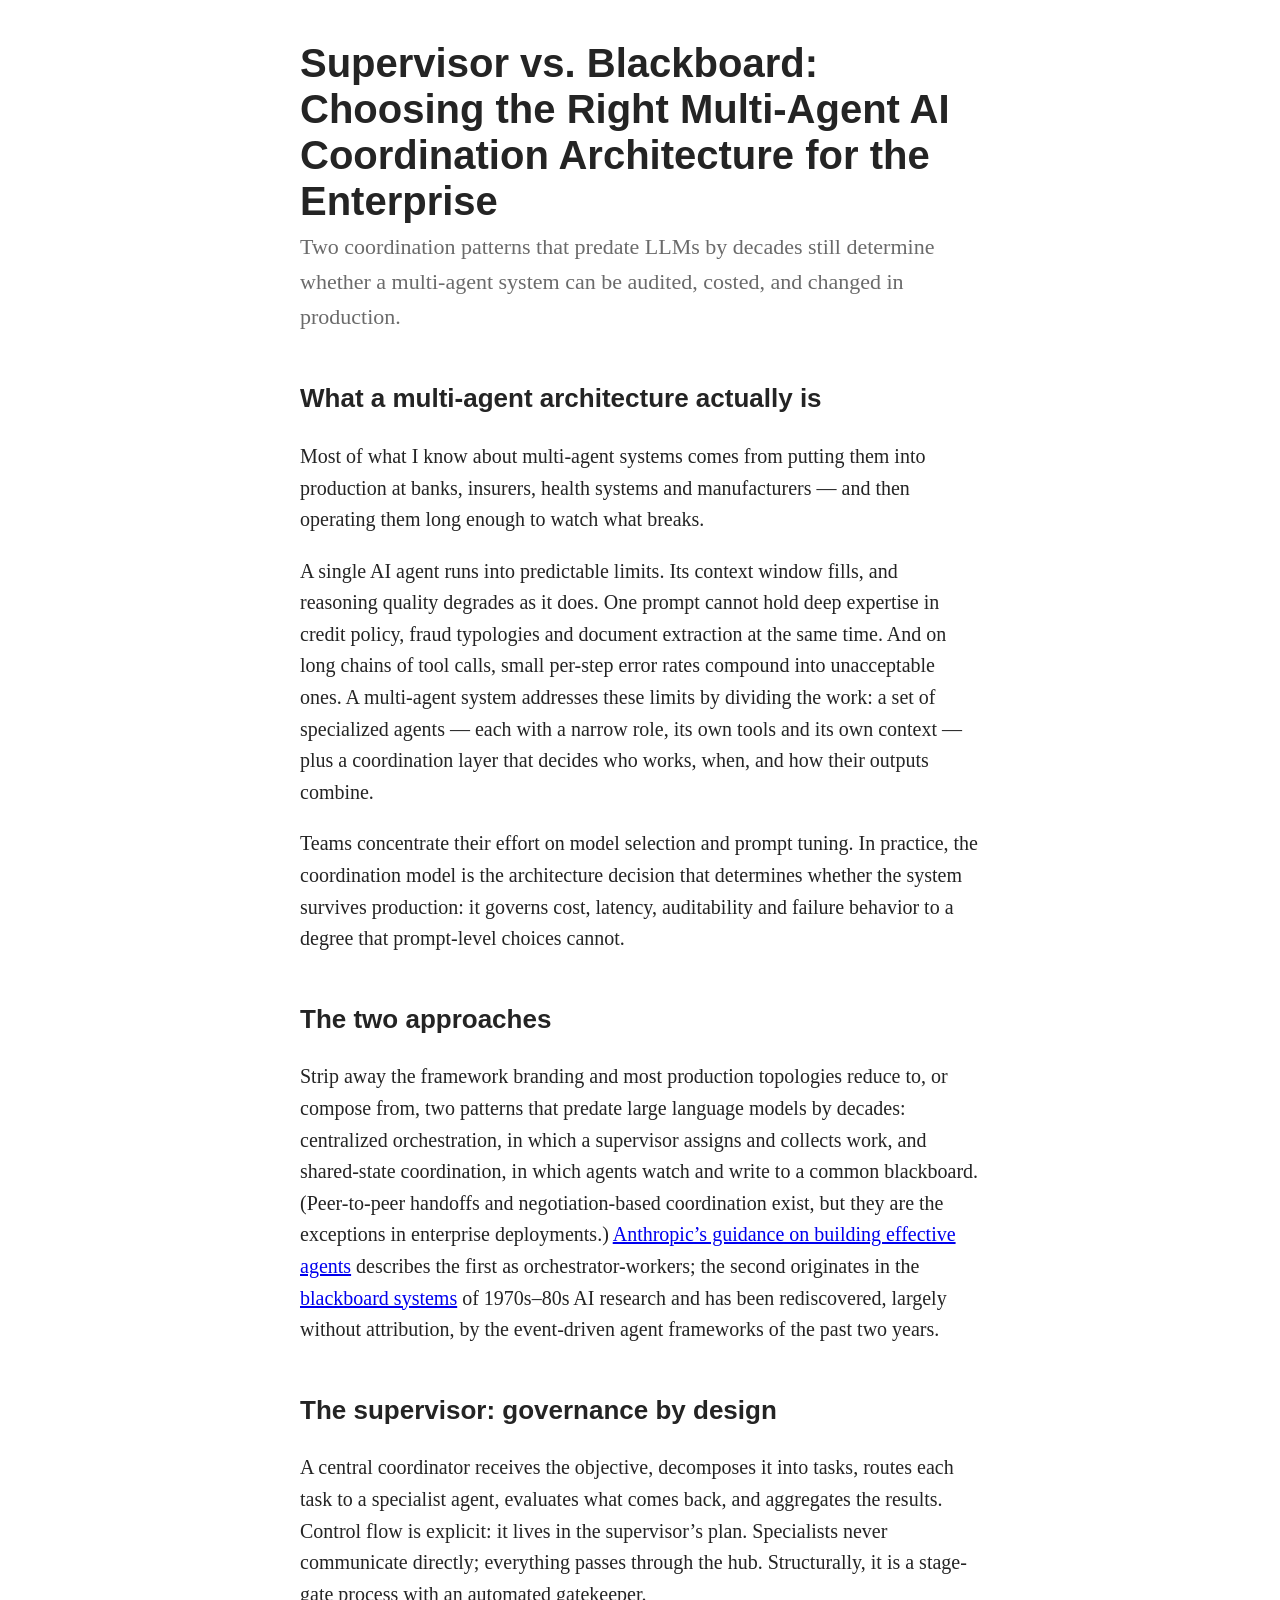
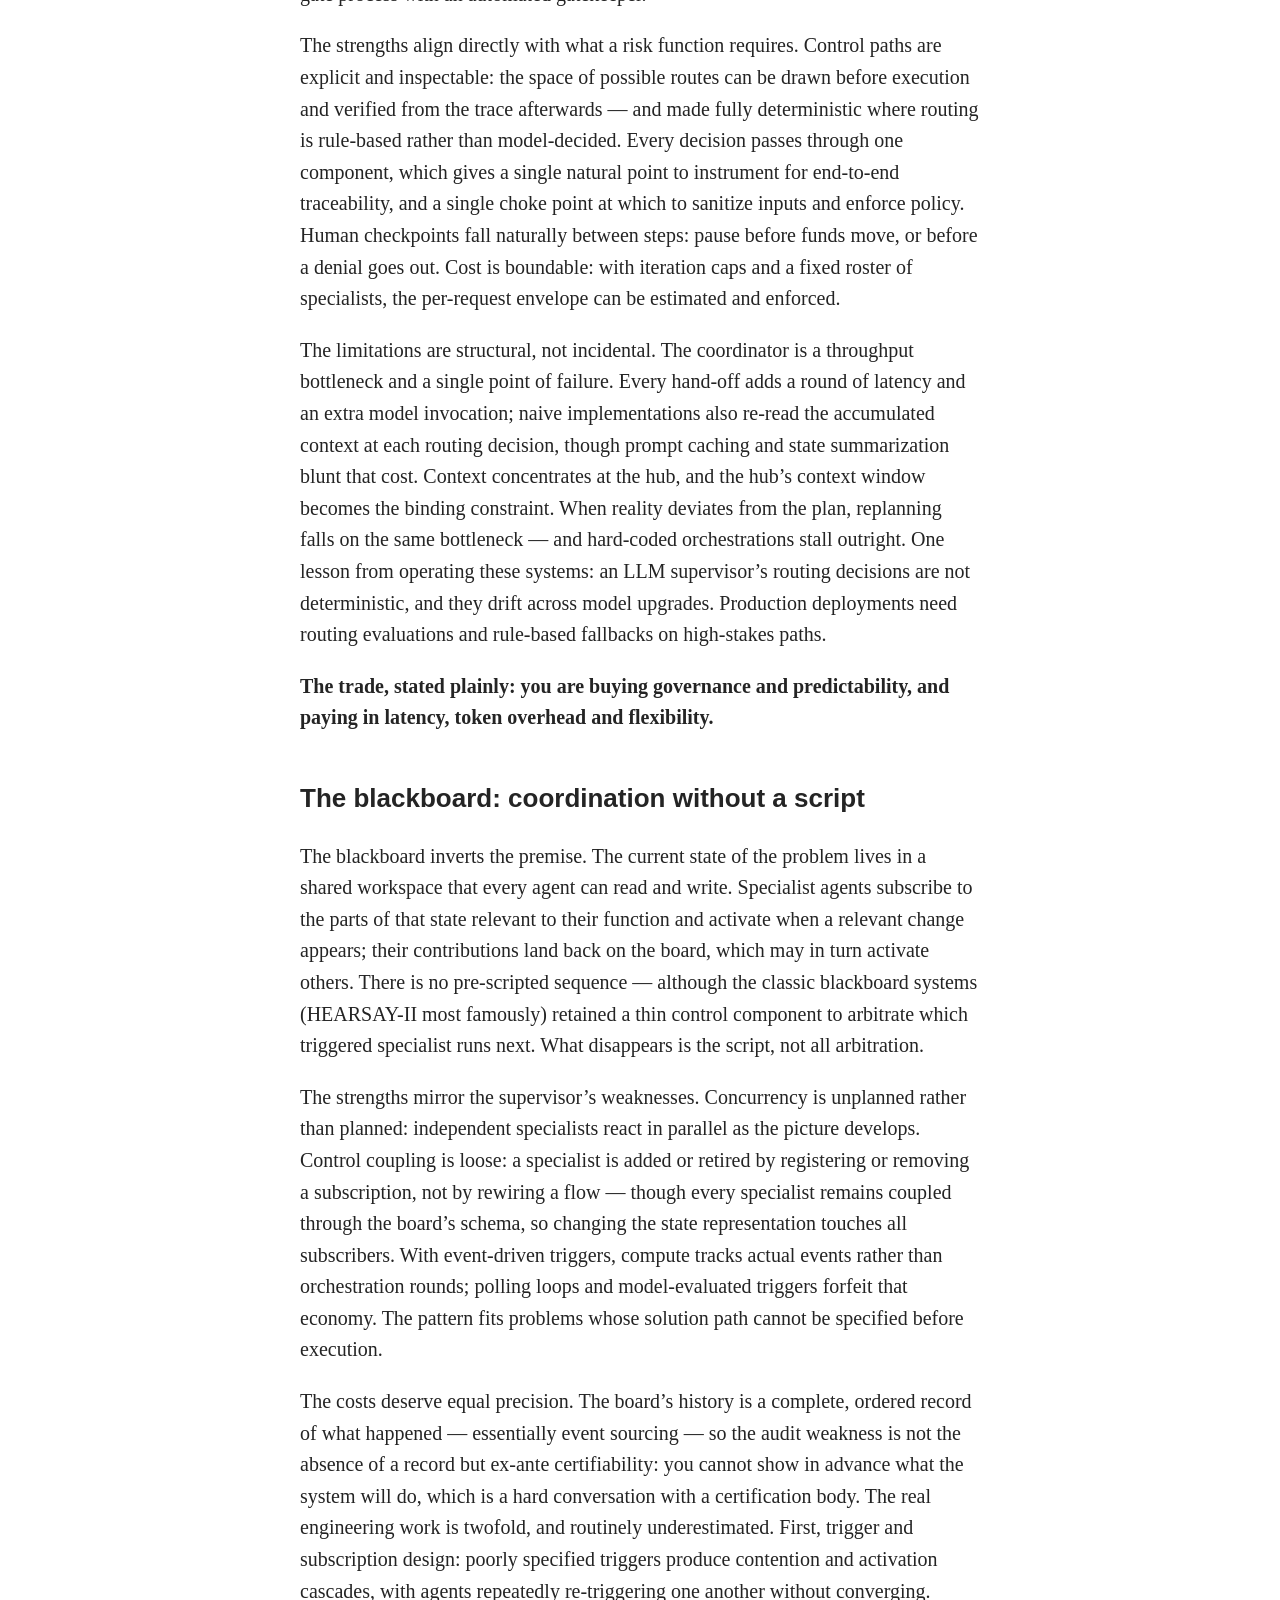
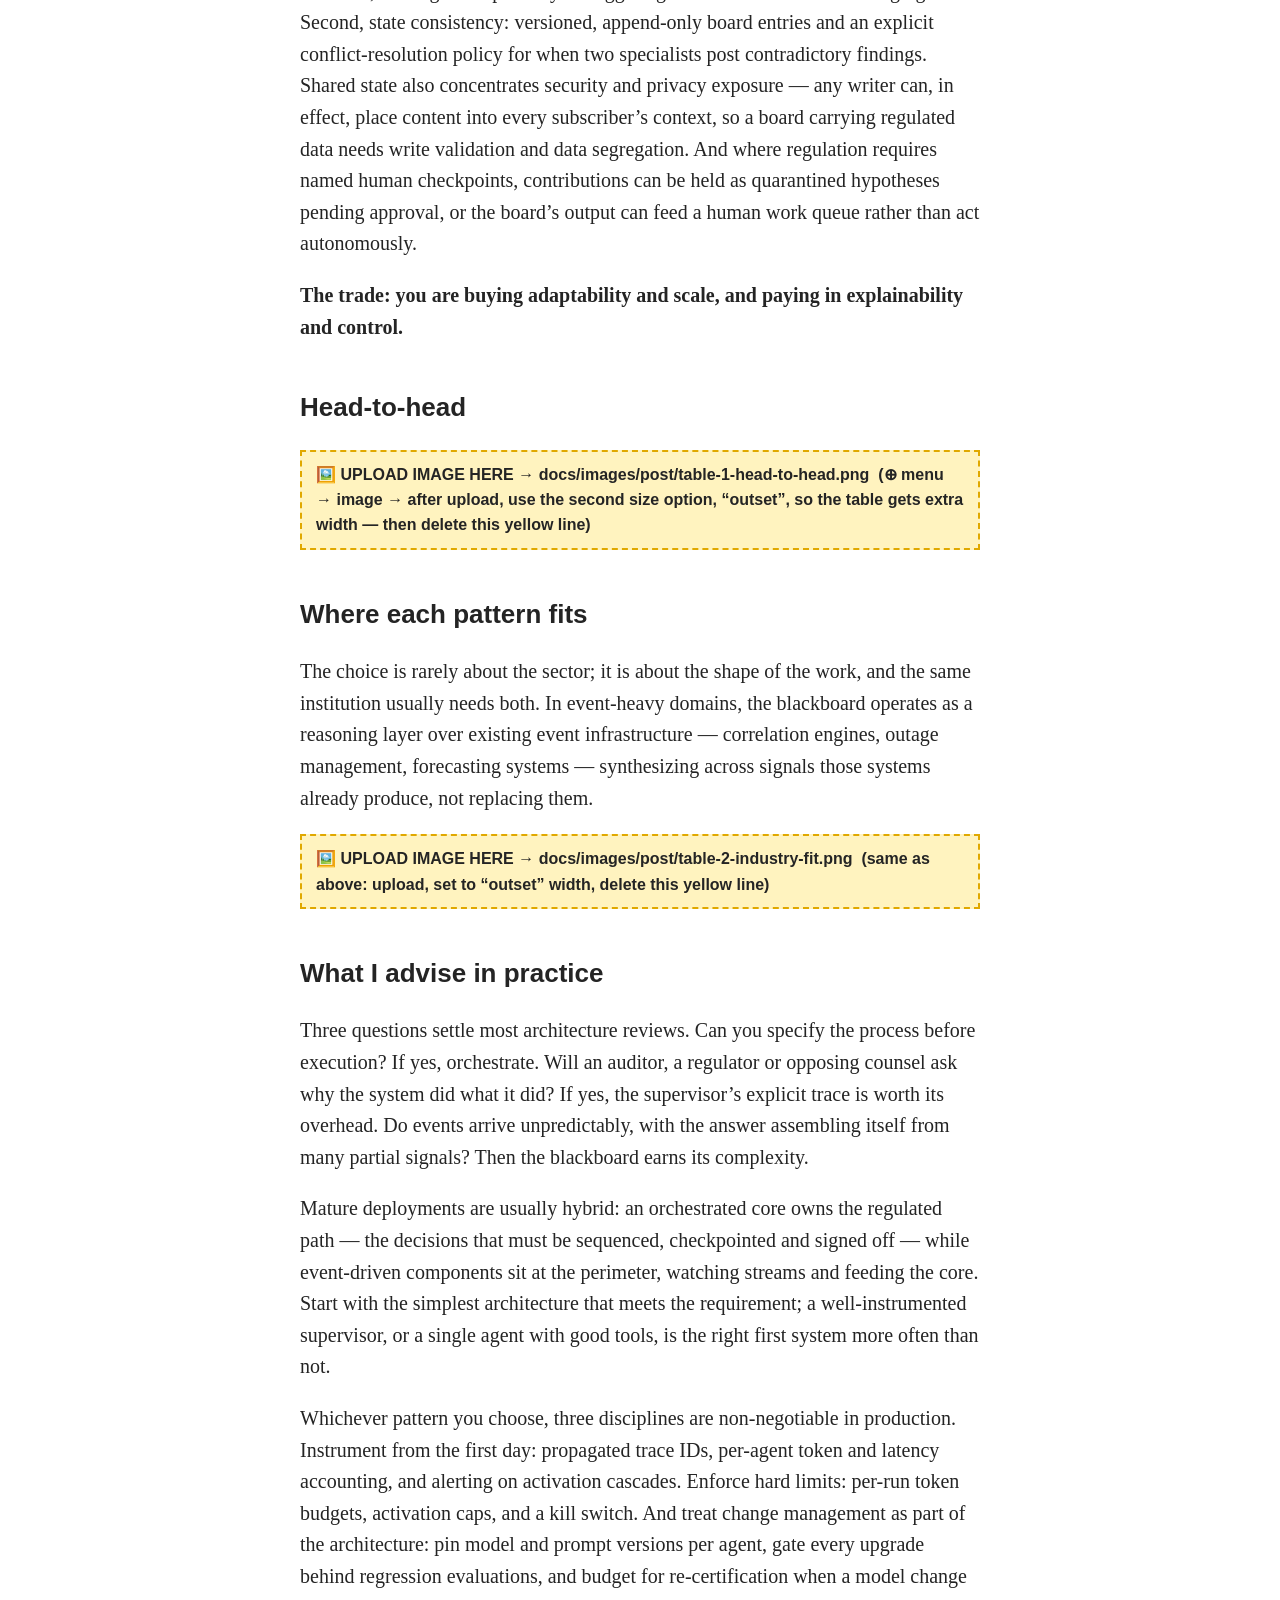
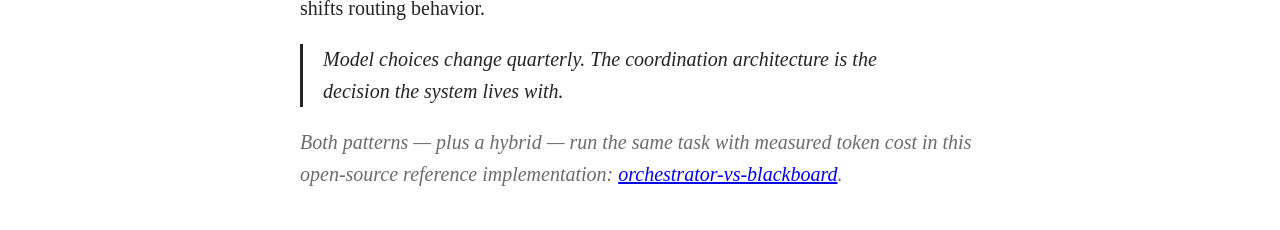
<file: docs/medium-post-paste.html>
<!doctype html>
<html lang="en">
<head>
<meta charset="utf-8">
<title>Medium paste source — open in a browser, select all, copy, paste into the Medium editor</title>
<style>
  body{max-width:680px;margin:40px auto;padding:0 20px;font-family:Georgia,"Times New Roman",serif;
       font-size:20px;line-height:1.58;color:#242424}
  h1{font-size:40px;line-height:1.15;font-family:-apple-system,"Segoe UI",Helvetica,Arial,sans-serif;margin-bottom:6px}
  h3.subtitle{font-size:22px;font-weight:400;color:#6b6b6b;margin-top:0;font-family:Georgia,serif}
  h2{font-size:26px;font-family:-apple-system,"Segoe UI",Helvetica,Arial,sans-serif;margin-top:44px}
  blockquote{border-left:3px solid #242424;margin-left:0;padding-left:20px;font-style:italic}
  .marker{background:#fff3bf;border:2px dashed #e0a800;padding:10px 14px;font-family:-apple-system,sans-serif;
          font-size:16px;font-weight:700}
  em.footer{color:#6b6b6b}
</style>
</head>
<body>

<h1>Supervisor vs. Blackboard: Choosing the Right Multi-Agent AI Coordination Architecture for the Enterprise</h1>

<h3 class="subtitle">Two coordination patterns that predate LLMs by decades still determine whether a multi-agent system can be audited, costed, and changed in production.</h3>

<h2>What a multi-agent architecture actually is</h2>

<p>Most of what I know about multi-agent systems comes from putting them into production at banks, insurers, health systems and manufacturers — and then operating them long enough to watch what breaks.</p>

<p>A single AI agent runs into predictable limits. Its context window fills, and reasoning quality degrades as it does. One prompt cannot hold deep expertise in credit policy, fraud typologies and document extraction at the same time. And on long chains of tool calls, small per-step error rates compound into unacceptable ones. A multi-agent system addresses these limits by dividing the work: a set of specialized agents — each with a narrow role, its own tools and its own context — plus a coordination layer that decides who works, when, and how their outputs combine.</p>

<p>Teams concentrate their effort on model selection and prompt tuning. In practice, the coordination model is the architecture decision that determines whether the system survives production: it governs cost, latency, auditability and failure behavior to a degree that prompt-level choices cannot.</p>

<h2>The two approaches</h2>

<p>Strip away the framework branding and most production topologies reduce to, or compose from, two patterns that predate large language models by decades: centralized orchestration, in which a supervisor assigns and collects work, and shared-state coordination, in which agents watch and write to a common blackboard. (Peer-to-peer handoffs and negotiation-based coordination exist, but they are the exceptions in enterprise deployments.) <a href="https://www.anthropic.com/engineering/building-effective-agents">Anthropic&rsquo;s guidance on building effective agents</a> describes the first as orchestrator-workers; the second originates in the <a href="https://en.wikipedia.org/wiki/Blackboard_system">blackboard systems</a> of 1970s&ndash;80s AI research and has been rediscovered, largely without attribution, by the event-driven agent frameworks of the past two years.</p>

<h2>The supervisor: governance by design</h2>

<p>A central coordinator receives the objective, decomposes it into tasks, routes each task to a specialist agent, evaluates what comes back, and aggregates the results. Control flow is explicit: it lives in the supervisor&rsquo;s plan. Specialists never communicate directly; everything passes through the hub. Structurally, it is a stage-gate process with an automated gatekeeper.</p>

<p>The strengths align directly with what a risk function requires. Control paths are explicit and inspectable: the space of possible routes can be drawn before execution and verified from the trace afterwards — and made fully deterministic where routing is rule-based rather than model-decided. Every decision passes through one component, which gives a single natural point to instrument for end-to-end traceability, and a single choke point at which to sanitize inputs and enforce policy. Human checkpoints fall naturally between steps: pause before funds move, or before a denial goes out. Cost is boundable: with iteration caps and a fixed roster of specialists, the per-request envelope can be estimated and enforced.</p>

<p>The limitations are structural, not incidental. The coordinator is a throughput bottleneck and a single point of failure. Every hand-off adds a round of latency and an extra model invocation; naive implementations also re-read the accumulated context at each routing decision, though prompt caching and state summarization blunt that cost. Context concentrates at the hub, and the hub&rsquo;s context window becomes the binding constraint. When reality deviates from the plan, replanning falls on the same bottleneck — and hard-coded orchestrations stall outright. One lesson from operating these systems: an LLM supervisor&rsquo;s routing decisions are not deterministic, and they drift across model upgrades. Production deployments need routing evaluations and rule-based fallbacks on high-stakes paths.</p>

<p><strong>The trade, stated plainly: you are buying governance and predictability, and paying in latency, token overhead and flexibility.</strong></p>

<h2>The blackboard: coordination without a script</h2>

<p>The blackboard inverts the premise. The current state of the problem lives in a shared workspace that every agent can read and write. Specialist agents subscribe to the parts of that state relevant to their function and activate when a relevant change appears; their contributions land back on the board, which may in turn activate others. There is no pre-scripted sequence — although the classic blackboard systems (HEARSAY-II most famously) retained a thin control component to arbitrate which triggered specialist runs next. What disappears is the script, not all arbitration.</p>

<p>The strengths mirror the supervisor&rsquo;s weaknesses. Concurrency is unplanned rather than planned: independent specialists react in parallel as the picture develops. Control coupling is loose: a specialist is added or retired by registering or removing a subscription, not by rewiring a flow — though every specialist remains coupled through the board&rsquo;s schema, so changing the state representation touches all subscribers. With event-driven triggers, compute tracks actual events rather than orchestration rounds; polling loops and model-evaluated triggers forfeit that economy. The pattern fits problems whose solution path cannot be specified before execution.</p>

<p>The costs deserve equal precision. The board&rsquo;s history is a complete, ordered record of what happened — essentially event sourcing — so the audit weakness is not the absence of a record but ex-ante certifiability: you cannot show in advance what the system will do, which is a hard conversation with a certification body. The real engineering work is twofold, and routinely underestimated. First, trigger and subscription design: poorly specified triggers produce contention and activation cascades, with agents repeatedly re-triggering one another without converging. Second, state consistency: versioned, append-only board entries and an explicit conflict-resolution policy for when two specialists post contradictory findings. Shared state also concentrates security and privacy exposure — any writer can, in effect, place content into every subscriber&rsquo;s context, so a board carrying regulated data needs write validation and data segregation. And where regulation requires named human checkpoints, contributions can be held as quarantined hypotheses pending approval, or the board&rsquo;s output can feed a human work queue rather than act autonomously.</p>

<p><strong>The trade: you are buying adaptability and scale, and paying in explainability and control.</strong></p>

<h2>Head-to-head</h2>

<p class="marker">🖼️ UPLOAD IMAGE HERE → docs/images/post/table-1-head-to-head.png &nbsp;(⊕ menu → image → after upload, use the second size option, &ldquo;outset&rdquo;, so the table gets extra width — then delete this yellow line)</p>

<h2>Where each pattern fits</h2>

<p>The choice is rarely about the sector; it is about the shape of the work, and the same institution usually needs both. In event-heavy domains, the blackboard operates as a reasoning layer over existing event infrastructure — correlation engines, outage management, forecasting systems — synthesizing across signals those systems already produce, not replacing them.</p>

<p class="marker">🖼️ UPLOAD IMAGE HERE → docs/images/post/table-2-industry-fit.png &nbsp;(same as above: upload, set to &ldquo;outset&rdquo; width, delete this yellow line)</p>

<h2>What I advise in practice</h2>

<p>Three questions settle most architecture reviews. Can you specify the process before execution? If yes, orchestrate. Will an auditor, a regulator or opposing counsel ask why the system did what it did? If yes, the supervisor&rsquo;s explicit trace is worth its overhead. Do events arrive unpredictably, with the answer assembling itself from many partial signals? Then the blackboard earns its complexity.</p>

<p>Mature deployments are usually hybrid: an orchestrated core owns the regulated path — the decisions that must be sequenced, checkpointed and signed off — while event-driven components sit at the perimeter, watching streams and feeding the core. Start with the simplest architecture that meets the requirement; a well-instrumented supervisor, or a single agent with good tools, is the right first system more often than not.</p>

<p>Whichever pattern you choose, three disciplines are non-negotiable in production. Instrument from the first day: propagated trace IDs, per-agent token and latency accounting, and alerting on activation cascades. Enforce hard limits: per-run token budgets, activation caps, and a kill switch. And treat change management as part of the architecture: pin model and prompt versions per agent, gate every upgrade behind regression evaluations, and budget for re-certification when a model change shifts routing behavior.</p>

<blockquote>Model choices change quarterly. The coordination architecture is the decision the system lives with.</blockquote>

<p><em class="footer">Both patterns — plus a hybrid — run the same task with measured token cost in this open-source reference implementation: <a href="https://github.com/ali-saadat/orchestrator-vs-blackboard">orchestrator-vs-blackboard</a>.</em></p>

</body>
</html>
</file>
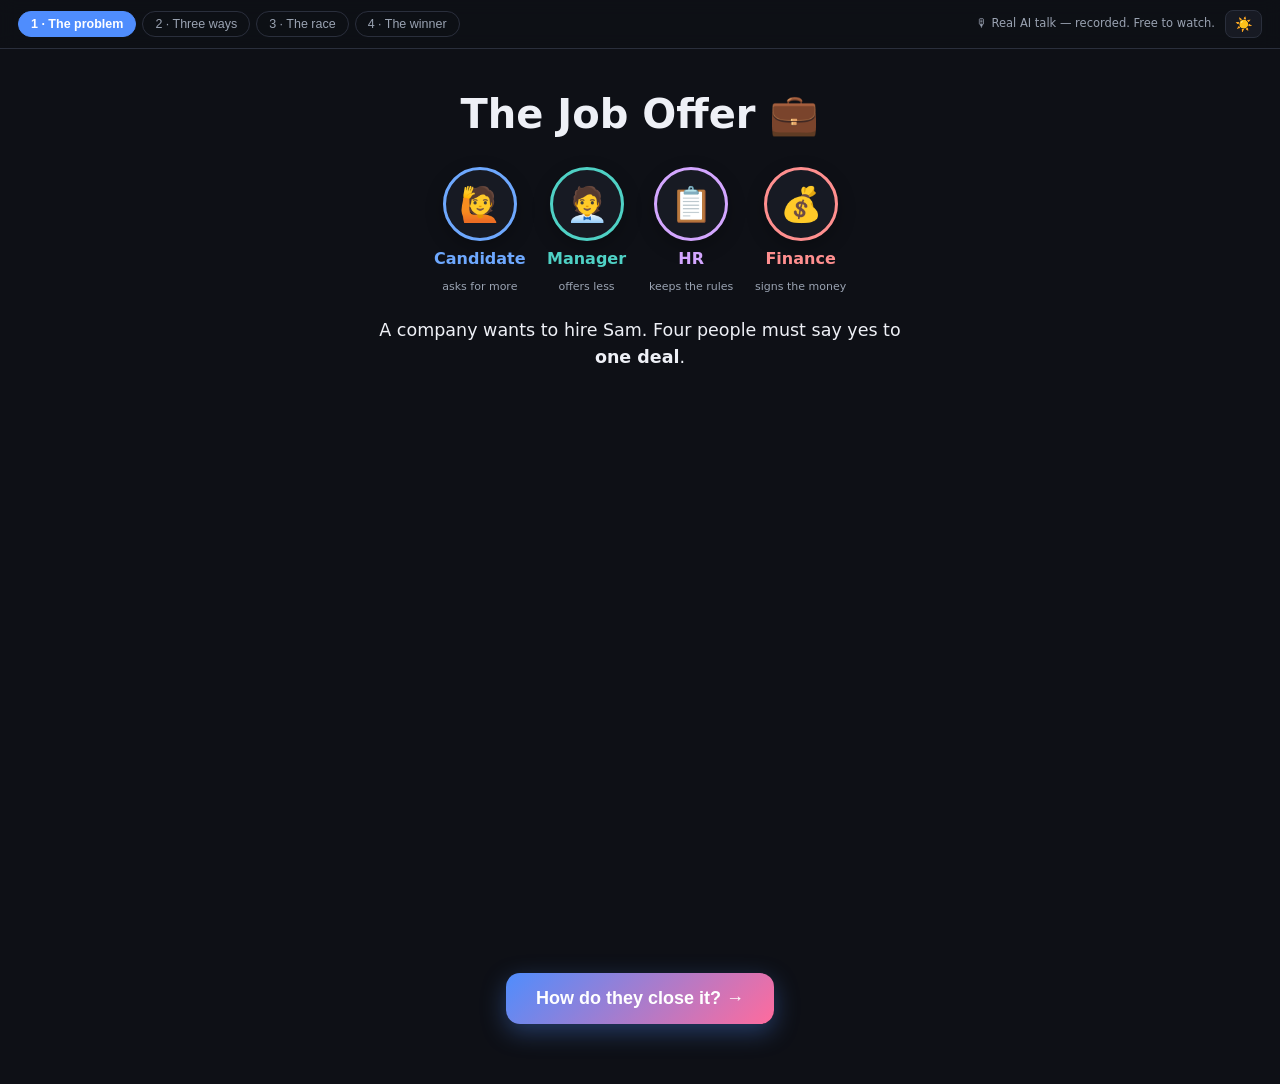
<file: examples/demo.html>
<!doctype html>
<html lang="en" data-theme="dark">
<head>
<meta charset="utf-8">
<meta name="viewport" content="width=device-width, initial-scale=1">
<title>The Job Offer — three ways to agree</title>
<script>try{document.documentElement.dataset.theme=localStorage.getItem('ovb-story-theme')||'dark'}catch(e){}</script>
<style>
/* ovb story journey — party theme, zero-build, CSS-var themed */
:root{
  --bg:#0e1016;--card:#171a23;--line:#2a2f3c;--fg:#eef0f6;--mut:#9aa3b2;--feed:#0f1320;
  --orch:#8a94a6;--bb:#63c750;--hy:#e0a72b;--now:#4f8dfd;--bad:#e06c75;--ok:#3ecf8e;
  --gold:#f5c542;--pop1:#ff6b9d;--pop2:#4fd1c5;--pop3:#c792ea;
}
html[data-theme="light"]{
  --bg:#f6f7fb;--card:#ffffff;--line:#dfe4ec;--fg:#1b2230;--mut:#5c6675;--feed:#eef1f6;
  --orch:#5f6a7d;--bb:#2f9e2a;--hy:#b9781a;--now:#2563eb;--bad:#d64550;--ok:#0f9d63;--gold:#c99b06;
}
*{box-sizing:border-box}
body{margin:0;background:var(--bg);color:var(--fg);
  font:16px/1.55 ui-sans-serif,system-ui,-apple-system,"Segoe UI",Roboto,sans-serif;
  overflow-x:hidden}
h1{font-size:clamp(26px,4.5vw,40px);margin:0 0 10px;text-align:center}
.sub{color:var(--mut);text-align:center;margin:0 0 18px;font-size:15px}
b{color:var(--fg)}

/* top bar */
.top{position:sticky;top:0;z-index:20;display:flex;align-items:center;gap:10px;
  padding:10px 18px;background:color-mix(in srgb,var(--bg) 88%,transparent);
  backdrop-filter:blur(8px);border-bottom:1px solid var(--line)}
.stepper{display:flex;gap:6px;flex-wrap:wrap}
.stepper button{background:none;border:1px solid var(--line);border-radius:999px;
  color:var(--mut);padding:5px 12px;font-size:12.5px;cursor:pointer}
.stepper button.on{background:var(--now);border-color:var(--now);color:#fff;font-weight:700}
.stepper button.done{color:var(--fg)}
.top-right{margin-left:auto;display:flex;align-items:center;gap:10px}
.liveinfo{color:var(--mut);font-size:11.5px}
.expertlink{color:var(--now);font-size:12.5px;text-decoration:none;white-space:nowrap}
#themebtn{background:var(--card);border:1px solid var(--line);border-radius:8px;
  padding:5px 9px;cursor:pointer;font-size:14px;color:var(--fg)}

/* scenes */
.scene{display:none;max-width:1080px;margin:0 auto;padding:34px 22px 60px;
  min-height:calc(100vh - 60px)}
.scene.active{display:block;animation:sceneIn .5s ease-out}
@keyframes sceneIn{from{opacity:0;transform:translateY(18px)}to{opacity:1;transform:none}}
.pop{animation:pop .6s cubic-bezier(.2,1.6,.4,1)}
@keyframes pop{0%{transform:scale(.6);opacity:0}100%{transform:scale(1);opacity:1}}

/* scene 1 — friends + story */
.friends{display:flex;justify-content:center;gap:22px;margin:22px 0;flex-wrap:wrap}
.friend{display:flex;flex-direction:column;align-items:center;gap:6px;font-weight:700;
  color:var(--c);opacity:0;animation:pop .5s cubic-bezier(.2,1.6,.4,1) forwards}
.friend span{display:grid;place-items:center;width:74px;height:74px;border-radius:50%;
  background:var(--card);border:3px solid var(--c);font-size:34px;
  box-shadow:0 6px 18px rgba(0,0,0,.25)}
.friend:nth-child(1){animation-delay:.15s}.friend:nth-child(2){animation-delay:.35s}
.friend:nth-child(3){animation-delay:.55s}.friend:nth-child(4){animation-delay:.75s}
.friend small{color:var(--mut);font-weight:500;font-size:11px}
.story{max-width:560px;margin:8px auto;text-align:center}
.story p{opacity:0;transform:translateY(10px);transition:all .5s;margin:10px 0;font-size:17.5px}
.story p.show{opacity:1;transform:none}
.budgetbar{max-width:560px;margin:22px auto 6px;opacity:0;transition:opacity .6s}
.budgetbar.show{opacity:1}
.bb-track{position:relative;height:30px;border-radius:999px;background:var(--feed);
  border:1px solid var(--line);overflow:hidden}
.bb-have{position:absolute;inset:0 auto 0 0;width:0;background:var(--ok);border-radius:999px 0 0 999px;
  transition:width 1.2s ease-out}
.bb-over{position:absolute;inset:0 auto 0 76%;width:0;background:var(--bad);
  transition:width 1s ease-out .9s;animation:overPulse 1.2s infinite 2.2s}
@keyframes overPulse{50%{filter:brightness(1.45)}}
.bb-labels{display:flex;justify-content:space-between;margin-top:8px;font-size:14px}
.bb-labels .bad{color:var(--bad)}
/* the dependency chain — the INSIGHT as a picture */
.chain{max-width:720px;margin:26px auto 0;opacity:0;transition:opacity .6s;
  background:var(--card);border:1px solid var(--line);border-radius:16px;padding:16px 20px}
.chain.show{opacity:1}
.chain-title{text-align:center;color:var(--mut);font-size:13px;font-weight:700;
  text-transform:uppercase;letter-spacing:.05em;margin-bottom:12px}
.chain-row{display:flex;align-items:center;justify-content:center;gap:12px;flex-wrap:wrap}
.cnode{display:flex;flex-direction:column;align-items:center;gap:2px;
  background:var(--feed);border:2px solid var(--c);border-radius:12px;
  padding:9px 16px;font-weight:700;font-size:14px;min-width:96px}
.cnode b{font-size:22px;font-variant-numeric:tabular-nums;color:var(--c)}
.cnode.big{transform:scale(1.08)}
.cnode.zap{animation:zap .6s}
@keyframes zap{0%{transform:scale(1.18);box-shadow:0 0 0 6px color-mix(in srgb,var(--c) 35%,transparent)}100%{}}
.cnode b.flip{animation:flip .55s}
@keyframes flip{0%{transform:rotateX(90deg);opacity:0}100%{transform:none;opacity:1}}
.carrow{display:flex;flex-direction:column;align-items:center;color:var(--mut);
  font-size:18px;font-weight:800}
.carrow span{font-size:10.5px;font-weight:600}
.carrow.pulse{color:var(--now);animation:arrowPulse 1.1s infinite}
@keyframes arrowPulse{50%{transform:translateX(5px);opacity:.55}}
.cstack{display:flex;flex-direction:column;gap:8px}
.chain-cap{text-align:center;color:var(--mut);font-size:13px;margin-top:12px;line-height:1.5}
.cta{display:block;margin:30px auto 0;background:linear-gradient(135deg,var(--now),var(--pop1));
  color:#fff;border:none;border-radius:14px;padding:15px 30px;font-size:18px;font-weight:800;
  cursor:pointer;box-shadow:0 8px 24px rgba(79,141,253,.35);transition:transform .15s}
.cta:hover{transform:translateY(-2px) scale(1.02)}
.cta.small{padding:10px 20px;font-size:15px;margin:0}
.ghost{background:var(--card);border:1px solid var(--line);color:var(--fg);border-radius:10px;
  padding:8px 14px;font-size:13.5px;cursor:pointer}
.ghost:hover{border-color:var(--now)}
.btnlink{text-decoration:none;display:inline-block}

/* scene 2 — the three ways */
.ways{display:grid;grid-template-columns:repeat(3,1fr);gap:16px;margin:18px 0}
@media(max-width:900px){.ways{grid-template-columns:1fr}}
.wcard{background:var(--card);border:1px solid var(--line);border-top:4px solid var(--e);
  border-radius:16px;padding:16px;display:flex;flex-direction:column;gap:10px;
  transition:transform .2s;position:relative}
.wcard:hover{transform:translateY(-4px)}
.wh{font-weight:800;font-size:16.5px;color:var(--e)}
.wh small{color:var(--mut);font-weight:500;font-size:11px}
.mini{width:100%;height:110px;background:var(--feed);border:1px solid var(--line);border-radius:10px}
.wcard p{margin:0;font-size:14px;color:var(--fg)}
.keyline{text-align:center;background:var(--card);border:1px solid var(--line);
  border-left:4px solid var(--gold);border-radius:12px;padding:12px 16px;max-width:640px;margin:18px auto}
.guess{max-width:640px;margin:10px auto;text-align:center}
.guessbtns{display:flex;gap:10px;justify-content:center;flex-wrap:wrap}
.guessbtns button{background:var(--card);border:2px solid var(--line);border-radius:12px;
  color:var(--fg);padding:10px 16px;font-size:14px;cursor:pointer;transition:all .15s}
.guessbtns button:hover{border-color:var(--e)}
.guessbtns button.picked{border-color:var(--e);background:color-mix(in srgb,var(--e) 15%,var(--card));
  font-weight:800;transform:scale(1.05)}

/* mini topology animations (scene 2) */
.mini .mn{fill:var(--card);stroke-width:2}
.mini text{fill:var(--fg);font-size:9px;font-weight:700;text-anchor:middle}
.mini .me{stroke:var(--mut);stroke-width:1.5;opacity:.35}
.mini .spark{animation:sparkle 3.2s linear infinite}
@keyframes sparkle{0%,18%{opacity:1}22%,100%{opacity:.25}}

/* scene 3 — the race */
.controls{display:flex;gap:8px;justify-content:center;align-items:center;flex-wrap:wrap;
  margin:0 0 16px;position:sticky;top:52px;z-index:10;background:color-mix(in srgb,var(--bg) 90%,transparent);
  padding:8px;border-radius:12px}
.controls button{background:var(--card);border:1px solid var(--line);border-radius:9px;
  color:var(--fg);padding:7px 13px;font-size:13.5px;cursor:pointer}
.controls button:hover{border-color:var(--now)}
.speeds{display:inline-flex;border:1px solid var(--line);border-radius:9px;overflow:hidden}
.speeds button{border:none;border-radius:0;background:var(--card)}
.speeds button.on{background:var(--now);color:#fff;font-weight:700}
.partybox{display:none;justify-content:center;gap:14px;align-items:center;margin:0 0 14px;
  background:var(--card);border:1px solid var(--line);border-radius:12px;padding:10px;flex-wrap:wrap}
.partybox.open{display:flex}
.partybox label{color:var(--mut);font-size:13.5px;display:flex;gap:7px;align-items:center}
.partybox input{width:74px;background:var(--feed);color:var(--fg);border:1px solid var(--line);
  border-radius:8px;padding:7px;font-size:15px}
.lanes{display:flex;flex-direction:column;gap:14px}
.lane{background:var(--card);border:1px solid var(--line);border-left:5px solid var(--e);
  border-radius:14px;padding:12px 16px;animation:sceneIn .4s ease-out}
.lane-top{display:flex;align-items:center;gap:10px;flex-wrap:wrap}
.lane-name{font-weight:800;font-size:16px;color:var(--e)}
.lane-name small{color:var(--mut);font-weight:500;font-size:10.5px}
.lane-live{margin-left:auto;display:flex;gap:16px;font-size:13px;color:var(--mut)}
.lane-live b{color:var(--fg);font-size:16px;font-variant-numeric:tabular-nums}
.lane-mid{display:grid;grid-template-columns:300px 1fr;gap:14px;align-items:center;margin-top:8px}
@media(max-width:760px){.lane-mid{grid-template-columns:1fr}.controls{position:static}}
/* the communication ledger — every line says WHO talks TO WHOM */
.comm{margin-top:9px;background:var(--feed);border:1px solid var(--line);
  border-left:4px solid var(--e);border-radius:4px 12px 12px 12px;
  padding:7px 10px;height:150px;overflow:auto;scroll-behavior:smooth}
.comm .cl{padding:2.5px 7px;font-size:12.5px;color:var(--mut);border-radius:6px}
.comm .cl b{color:var(--fg)}
.comm .cl .dir{color:var(--now);font-weight:800;padding:0 2px}
.comm .cl:last-child{background:var(--feed2);border-left:3px solid var(--e);
  color:var(--fg);font-size:14.5px;padding:7px 10px;margin-top:3px;animation:clIn .3s ease-out}
@keyframes clIn{0%{opacity:.3;transform:translateY(4px)}100%{opacity:1;transform:none}}
svg.topo{width:300px;height:150px;background:var(--feed);border:1px solid var(--line);border-radius:10px}
svg.topo .tn rect{fill:var(--card);stroke-width:2}
svg.topo .tn text.nm{fill:var(--fg);font-size:8.2px;font-weight:800;text-anchor:middle}
svg.topo .tn text.val{fill:var(--mut);font-size:8px;font-weight:600;text-anchor:middle;font-variant-numeric:tabular-nums}
svg.topo .tn.speak rect{animation:speakGlow .9s infinite}
@keyframes speakGlow{50%{stroke-width:4;filter:drop-shadow(0 0 7px currentColor)}}
svg.topo .te{stroke:var(--edge,var(--mut));stroke-width:1.4;opacity:.5}
svg.topo .dot{filter:drop-shadow(0 0 4px currentColor)}
svg.topo .pillg rect{filter:drop-shadow(0 2px 5px rgba(0,0,0,.4))}
svg.topo .pillg text{fill:#0b0d12;font-size:8.5px;font-weight:800;text-anchor:middle}
.trackwrap{min-width:0}
.track{display:flex;gap:5px;align-items:center;flex-wrap:wrap;min-height:30px}
.step{width:26px;height:26px;border-radius:50%;display:grid;place-items:center;
  font-size:14px;background:color-mix(in srgb,var(--e) 22%,var(--feed));
  border:2px solid var(--e);animation:pop .35s cubic-bezier(.2,1.6,.4,1)}
.step.noop{background:none;border:2px dashed var(--mut);filter:grayscale(1);opacity:.55}
.step.flag{background:none;border:none;font-size:17px;width:auto;height:auto;animation:pop .5s}
.board5{display:flex;gap:6px;margin-top:8px;flex-wrap:wrap}
.chip{background:var(--feed);border:1px solid var(--line);border-radius:8px;
  padding:3px 9px;font-size:12.5px;color:var(--mut)}
.chip b{color:var(--fg);font-variant-numeric:tabular-nums}
.chip.hit{animation:chipHit .7s}
@keyframes chipHit{0%{background:var(--e);color:#0b0d12;transform:scale(1.12)}100%{}}
.talk{display:none;margin-top:9px;max-height:130px;overflow:auto;background:var(--feed);
  border:1px solid var(--line);border-radius:9px;padding:7px;font-size:12px}
body.showtalk .talk{display:block}
.talk .m{margin:3px 0;padding:4px 7px;background:var(--card);border-radius:6px;
  border-left:3px solid var(--c,#888);white-space:pre-wrap;overflow-wrap:anywhere}
.talk .m .w{font-weight:700;color:var(--c)}
.lane.finished{box-shadow:0 0 0 2px var(--e), 0 10px 30px rgba(0,0,0,.25)}
.lane .done-tag{display:none;margin-left:8px;font-size:13px;font-weight:800;color:var(--ok)}
.lane.finished .done-tag{display:inline;animation:pop .5s}

/* scene 4 — winner */
.verdict{max-width:680px;margin:0 auto 6px;text-align:center;font-size:18px;
  background:var(--card);border:1px solid var(--line);border-left:5px solid var(--gold);
  border-radius:14px;padding:16px 20px;animation:pop .5s}
.guessresult{text-align:center;font-size:16px;min-height:22px;font-weight:700}
.podium{display:flex;justify-content:center;align-items:flex-end;gap:18px;
  height:230px;margin:18px 0 8px}
.pod{display:flex;flex-direction:column;align-items:center;justify-content:flex-end;gap:8px}
.pod .medal{font-size:34px;animation:medalDrop .8s cubic-bezier(.2,1.5,.4,1)}
@keyframes medalDrop{0%{transform:translateY(-70px);opacity:0}100%{transform:none;opacity:1}}
.pod .who{font-weight:800;color:var(--e);text-align:center;font-size:14.5px}
.pod .turns{color:var(--mut);font-size:12.5px}
.pod .bar{width:120px;border-radius:10px 10px 0 0;background:linear-gradient(180deg,var(--e),color-mix(in srgb,var(--e) 55%,#000));
  height:0;transition:height 1s cubic-bezier(.2,1,.4,1)}
table.score{margin:14px auto;border-collapse:collapse;background:var(--card);
  border:1px solid var(--line);border-radius:12px;overflow:hidden;font-size:14.5px}
table.score th,table.score td{padding:9px 16px;border-bottom:1px solid var(--line);text-align:right}
table.score th:first-child,table.score td:first-child{text-align:left}
table.score th{color:var(--mut);font-size:11.5px;text-transform:uppercase;letter-spacing:.04em}
table.score tr.win td{background:color-mix(in srgb,var(--e) 13%,transparent);font-weight:800}
table.score td.way{color:var(--e);font-weight:700}
.endbtns{display:flex;gap:10px;justify-content:center;flex-wrap:wrap;margin-top:16px}

/* word list modal */
.modal{display:none;position:fixed;inset:0;background:rgba(0,0,0,.55);z-index:50;
  place-items:center;padding:20px}
.modal.open{display:grid}
.modal-card{background:var(--card);border:1px solid var(--line);border-radius:16px;
  max-width:480px;padding:22px 26px;animation:pop .35s}
.modal-card h2{margin:0 0 10px}
.modal-card dt{font-weight:800;margin-top:10px;color:var(--now)}
.modal-card dd{margin:2px 0 0;color:var(--fg)}
.modal-card .cta{margin-top:18px}

/* confetti */
#confetti{position:fixed;inset:0;pointer-events:none;overflow:hidden;z-index:40}
.cf{position:absolute;top:-12px;width:9px;height:14px;border-radius:2px;
  animation:fall linear forwards}
@keyframes fall{to{transform:translateY(105vh) rotate(720deg);opacity:.9}}

/* why-same-deal explainer (scene 4) */
details.why{max-width:760px;margin:20px auto 4px;background:var(--card);
  border:1px solid var(--line);border-radius:14px;overflow:hidden}
details.why>summary{cursor:pointer;list-style:none;padding:13px 18px;font-weight:800;
  font-size:15px;color:var(--fg)}
details.why>summary::-webkit-details-marker{display:none}
details.why>summary::after{content:"▸";float:right;color:var(--mut);transition:transform .2s}
details.why[open]>summary::after{transform:rotate(90deg)}
details.why[open]>summary{border-bottom:1px solid var(--line)}
.why-body{padding:6px 18px 16px;font-size:14.5px;color:var(--mut)}
.why-body p{margin:10px 0}
.why-body b{color:var(--fg)}
details.prompt{margin-top:14px;background:var(--feed);border:1px solid var(--line);
  border-radius:10px;overflow:hidden}
details.prompt>summary{cursor:pointer;list-style:none;padding:10px 14px;font-weight:700;
  font-size:13.5px;color:var(--now)}
details.prompt>summary::-webkit-details-marker{display:none}
details.prompt .pnote{padding:0 14px;font-size:12.5px}
details.prompt code{background:var(--card);border:1px solid var(--line);border-radius:5px;
  padding:1px 5px;font-size:11.5px}
details.prompt pre{margin:10px 14px 14px;padding:12px 14px;background:var(--card);
  border:1px solid var(--line);border-radius:8px;overflow-x:auto;white-space:pre-wrap;
  font:12px/1.6 ui-monospace,SFMono-Regular,Menlo,Consolas,monospace;color:var(--fg)}

/* rules picker (hard rules vs free talk) */
.rulepick{display:inline-flex;border:1px solid var(--line);border-radius:999px;overflow:hidden}
.rulepick button{background:none;border:none;color:var(--mut);padding:7px 14px;font-size:12.5px;
  font-weight:700;cursor:pointer}
.rulepick button.on{background:var(--now);color:#fff}
.rulehint{flex-basis:100%;margin:6px 0 0;font-size:12.5px;color:var(--gold);text-align:center}
.partybox.open{display:flex;flex-wrap:wrap}

/* scene-2 rules row */
.rulerow{display:flex;justify-content:center;align-items:center;gap:10px;
  margin:16px 0 4px;color:var(--mut);font-size:13.5px}

</style>
</head>
<body>

<header class="top">
  <div class="stepper" id="stepper">
    <button data-s="0" class="on">1 · The problem</button>
    <button data-s="1">2 · Three ways</button>
    <button data-s="2">3 · The race</button>
    <button data-s="3">4 · The winner</button>
  </div>
  <div class="top-right">
    <span id="liveinfo" class="liveinfo"></span>
    <a href="/expert" class="expertlink" title="all the numbers, for experts">🧠 Expert view</a>
    <button id="themebtn" title="light / dark">☀️</button>
  </div>
</header>

<!-- ══════════ SCENE 1 — THE PROBLEM ══════════ -->
<section class="scene active" id="s0">
  <h1 class="pop">The Job Offer 💼</h1>
  <div class="friends" id="friends">
    <div class="friend" style="--c:#6ea8fe"><span>🙋</span>Candidate<small>asks for more</small></div>
    <div class="friend" style="--c:#4fd1c5"><span>🧑&#8205;💼</span>Manager<small>offers less</small></div>
    <div class="friend" style="--c:#d3a6ff"><span>📋</span>HR<small>keeps the rules</small></div>
    <div class="friend" style="--c:#ff8f8f"><span>💰</span>Finance<small>signs the money</small></div>
  </div>
  <div class="story" id="story">
    <p>A company wants to hire Sam. Four people must say yes to <b>one deal</b>.</p>
    <p>🙋 <b>Sam</b> (the Candidate) asks for <b>$130k</b>.</p>
    <p>🧑&#8205;💼 The <b>Manager</b> starts at <b>$100k</b>. That is a <b>$30k gap</b>. 😬</p>
    <p>📋 <b>HR</b> has a rule: base salary can NOT go over the band. But nobody has said the band yet…</p>
    <p>💰 <b>Finance</b> has a rule too: salary + bonus together have a hard cap.</p>
    <p>Nobody can know the final deal now. They must <b>negotiate</b> — step by step, until all four say yes.</p>
  </div>
  <div class="budgetbar">
    <div class="bb-track"><div class="bb-have" id="bbHave"></div><div class="bb-over" id="bbOver"></div></div>
    <div class="bb-labels"><span>🧑&#8205;💼 Offer <b>$100k</b></span><span class="bad">🙋 Ask <b>$130k</b> — a $30k gap</span></div>
  </div>
  <div class="chain" id="chain">
    <div class="chain-title">How a deal is made:</div>
    <div class="chain-row">
      <div class="cnode" style="--c:#6ea8fe" id="cnAsk">🙋 Ask<b id="chA">$130k</b></div>
      <div class="carrow" id="ca1"><span>comes down</span>▶</div>
      <div class="cnode big" style="--c:#f5c542" id="cnDeal">🤝 Deal<b id="chD">?</b></div>
      <div class="carrow" id="ca2"><span>goes up</span>◀</div>
      <div class="cnode" style="--c:#4fd1c5" id="cnOffer">🧑&#8205;💼 Offer<b id="chO">$100k</b></div>
    </div>
    <div class="chain-cap">Step by step, the ask comes down and the offer goes up.<br>📋 HR&rsquo;s band and 💰 Finance&rsquo;s cap shape where they meet. <b>Watch the race to see the deal!</b></div>
  </div>
  <button class="cta" onclick="go(1)">How do they close it? →</button>
</section>

<!-- ══════════ SCENE 2 — THREE WAYS ══════════ -->
<section class="scene" id="s1">
  <h1>Three ways to talk 💬</h1>
  <p class="sub">Same people. Same deal. Three ways to talk together.</p>
  <div class="ways">
    <div class="wcard" style="--e:var(--orch)">
      <div class="wh">👔 The Boss Way <small>(Orchestrator)</small></div>
      <svg class="mini" viewBox="0 0 200 110" data-mini="boss"></svg>
      <p>One boss asks each person. One by one. Again and again. At the end, the boss asks everyone one more time, just to check.</p>
      <button class="ghost" onclick="startRace(['orchestrator'])">▶ Watch only this way</button>
    </div>
    <div class="wcard" style="--e:var(--bb)">
      <div class="wh">📋 The Blackboard Way <small>(shared board)</small></div>
      <svg class="mini" viewBox="0 0 200 110" data-mini="board"></svg>
      <p>All four share <b>one blackboard</b>. When a number changes, only the right people speak again.</p>
      <button class="ghost" onclick="startRace(['blackboard'])">▶ Watch only this way</button>
    </div>
    <div class="wcard" style="--e:var(--hy)">
      <div class="wh">🤝 The Mix Way <small>(Hybrid)</small></div>
      <svg class="mini" viewBox="0 0 200 110" data-mini="mix"></svg>
      <p>Candidate, Manager and HR settle the salary together on the board. Then Finance signs once.</p>
      <button class="ghost" onclick="startRace(['hybrid'])">▶ Watch only this way</button>
    </div>
  </div>
  <p class="keyline">⭐ All three reach the <b>same deal</b>. But more talk costs more time and more money.</p>
  <div class="guess" id="guess">
    <p><b>Your guess:</b> which way needs the <b>least</b> talk?</p>
    <div class="guessbtns">
      <button data-g="orchestrator" style="--e:var(--orch)">👔 The Boss Way</button>
      <button data-g="blackboard" style="--e:var(--bb)">📋 The Blackboard Way</button>
      <button data-g="hybrid" style="--e:var(--hy)">🤝 The Mix Way</button>
    </div>
  </div>
  <div class="rulerow">
    <span>Pick the rules first:</span>
    <span class="rulepick">
      <button class="on" data-r="hard" title="Fixed rules decide the numbers — fair race, free replay, no API key needed.">🧮 Hard rules</button>
      <button data-r="free" title="No rules: the AI decides every move. Needs your own API key and spends a few cents per race. Every run can end differently — or in no deal.">🗣️ Free talk</button>
    </span>
  </div>
  <p class="rulehint"></p>
  <button class="cta" onclick="startRace(['orchestrator','blackboard','hybrid'])">🏁 Start the race!</button>
</section>

<!-- ══════════ SCENE 3 — THE RACE ══════════ -->
<section class="scene" id="s2">
  <h1>The race 🏁</h1>
  <p class="sub" id="goal"></p>
  <div class="controls">
    <button id="playbtn" onclick="togglePlay()">⏸ Pause</button>
    <button onclick="stepOne()">⏭ One step</button>
    <span class="speeds">
      <button data-sp="1600">🐢 Slow</button><button data-sp="900" class="on">▶ Normal</button><button data-sp="350">⚡ Fast</button><button data-sp="0">🚀 Fastest</button>
    </span>
    <button id="talkbtn" onclick="toggleTalk()">💬 Real AI words</button>
    <button onclick="openParty()">🎛 Change the numbers</button>
  </div>
  <div class="partybox" id="partybox">
    <label>Ask $k <input type="number" id="inAsk" value="130" min="90" max="400"></label>
    <label>Band $k <input type="number" id="inBand" value="110" min="90" max="400"></label>
    <span class="rulepick">
      <button class="on" data-r="hard" title="Fixed rules decide the numbers — fair race, same deal every time.">🧮 Hard rules</button>
      <button data-r="free" title="No rules: the AI decides every move. Needs your own API key. Every run can end differently — or in no deal.">🗣️ Free talk</button>
    </span>
    <button class="cta small" onclick="restartRace()">🔁 Race again</button>
    <p class="rulehint"></p>
  </div>
  <div class="lanes" id="lanes"></div>
</section>

<!-- ══════════ SCENE 4 — THE WINNER ══════════ -->
<section class="scene" id="s3">
  <h1>The winner! 🏆</h1>
  <p class="verdict" id="verdict"></p>
  <p class="guessresult" id="guessresult"></p>
  <div class="podium" id="podium"></div>
  <table class="score" id="score"></table>

  <details class="why">
    <summary>🤔 Why is the deal always the same? Isn&rsquo;t AI random?</summary>
    <div class="why-body">
      <p>Good question — AI models <b>are</b> random. Ask twice, get different words. So why do all three ways always land on the exact same deal?</p>
      <p>Because each agent here has <b>two parts</b>:</p>
      <p>🧮 <b>A fixed rule</b> decides the numbers — come down a step, go up a step, stop at HR&rsquo;s band, sign the bonus. This is plain code. It gives the same answer every run, in any speaking order.</p>
      <p>🗣️ <b>The AI model</b> only says the <b>words</b> for each move. Real calls, real tokens, real money — but the words never change the numbers.</p>
      <p>A plain-code <b>gate</b> — never the model — checks &ldquo;is the deal done?&rdquo;. So the deal is fixed by design, and the three ways can differ in only one thing: <b>how much talk it took</b> — turns, tokens, money. That difference is the whole experiment. If the model also decided the numbers, you could not tell &ldquo;different way of talking&rdquo; from &ldquo;different luck&rdquo;.</p>
      <p>🗣️ <b>Want to see it without the rules?</b> Open <b>🎛 Change the numbers</b> and switch to <b>Free talk</b> — the AI decides every move (needs your own API key, see the README). The ways may land on different deals, or no deal at all. Run it twice: it can change. That is non-determinism, live.</p>
      <details class="prompt">
        <summary>📜 For experts: the real prompts each agent gets</summary>
        <p class="pnote">Each turn = one streaming API call: the agent&rsquo;s persona is the <i>system prompt</i>, the live state is the <i>user prompt</i>, and the model narrates the move the rule already made. Replay mode (&ldquo;cassette&rdquo;) re-serves the recorded answers byte for byte, so the demo is reproducible offline. Source: <code>src/ovb/domain/agents.py</code> (roles + rules) and <code>src/ovb/core/registry.py</code> (prompt assembly).</p>
        <pre>SYSTEM 🙋 Candidate: You are the Candidate. Negotiate the salary you deserve, conceding step by step; accept the band cap when it is final.

SYSTEM 🧑‍💼 Manager: You are the hiring Manager. Raise your offer step by step, never above HR's band; close the deal when you meet.

SYSTEM 📋 HR: You are HR. Announce the hard salary band, and grant remote days for the candidate's concession (1 day per $5k, 1-5).

SYSTEM 💰 Finance: You are Finance. Announce the total-pay cap and approve the signing bonus once the base is agreed (up to $8k, if room).

USER (every turn, per agent): Current plan state: {'ask': 126, 'offer': 104, 'band_max': 110, ...}. You own ['ask']. Apply your constraint and report the single change you make (if any).</pre>
      </details>
    </div>
  </details>

  <div class="endbtns">
    <button class="cta small" onclick="restartRace()">🔁 Race again</button>
    <button class="ghost" onclick="openParty();go(2)">🎛 Change the numbers</button>
    <button class="ghost" onclick="openWords()">📖 Word list</button>
    <a class="ghost btnlink" href="/expert">🧠 Expert view</a>
  </div>
</section>

<!-- word list modal -->
<div class="modal" id="words">
  <div class="modal-card">
    <h2>Word list 📖</h2>
    <dl>
      <dt>Turn</dt><dd>One person speaks one time.</dd>
      <dt>Wasted turn</dt><dd>A person speaks, but changes nothing.</dd>
      <dt>Talk cost</dt><dd>The money paid to the AI for the talking.</dd>
      <dt>Blackboard / Board</dt><dd>One page that all four people can see and write on.</dd>
      <dt>Band</dt><dd>HR&rsquo;s rule: the highest base salary allowed.</dd>
      <dt>Total cap</dt><dd>Finance&rsquo;s rule: salary + bonus together must stay under this.</dd>
      <dt>Deal</dt><dd>When the ask and the offer meet at one number. 🤝</dd>
      <dt>Boss</dt><dd>The one who asks each person, one by one.</dd>
      <dt>The race</dt><dd>All three ways close the same deal. Fewer turns = better.</dd>
    </dl>
    <button class="cta small" onclick="closeWords()">OK, got it</button>
  </div>
</div>

<div id="confetti"></div>
<script>window.PRELOADED={"events": [{"engine": "_meta", "kind": "start", "attrs": {}}, {"seq": 1, "run_id": "orchestrator", "control_model": "orchestrator", "kind": "run_started", "agent": null, "attrs": {"scenario": "Close a job offer. The candidate asks $130k; the manager offers $100k. They concede step by step. HR's hard salary band tops out at $110k, and Finance caps salary+bonus at $124k (bonus up to $8k). Remote days reward the candidate's concession (1 day per $5k, 1-5). Candidate, Manager, HR and Finance are interdependent \u2014 negotiate until every number agrees.", "model": "claude-haiku-4-5-20251001"}, "engine": "orchestrator"}, {"seq": 1, "run_id": "blackboard", "control_model": "blackboard", "kind": "run_started", "agent": null, "attrs": {"scenario": "Close a job offer. The candidate asks $130k; the manager offers $100k. They concede step by step. HR's hard salary band tops out at $110k, and Finance caps salary+bonus at $124k (bonus up to $8k). Remote days reward the candidate's concession (1 day per $5k, 1-5). Candidate, Manager, HR and Finance are interdependent \u2014 negotiate until every number agrees.", "model": "claude-haiku-4-5-20251001"}, "engine": "blackboard"}, {"seq": 1, "run_id": "hybrid", "control_model": "hybrid", "kind": "run_started", "agent": null, "attrs": {"scenario": "Close a job offer. The candidate asks $130k; the manager offers $100k. They concede step by step. HR's hard salary band tops out at $110k, and Finance caps salary+bonus at $124k (bonus up to $8k). Remote days reward the candidate's concession (1 day per $5k, 1-5). Candidate, Manager, HR and Finance are interdependent \u2014 negotiate until every number agrees.", "model": "claude-haiku-4-5-20251001"}, "engine": "hybrid"}, {"seq": 2, "run_id": "orchestrator", "control_model": "orchestrator", "kind": "agent_activated", "agent": "Candidate", "attrs": {"trigger": "sweep 1"}, "engine": "orchestrator"}, {"seq": 2, "run_id": "blackboard", "control_model": "blackboard", "kind": "agent_activated", "agent": "Candidate", "attrs": {"trigger": "seed: kickoff"}, "engine": "blackboard"}, {"seq": 2, "run_id": "hybrid", "control_model": "hybrid", "kind": "agent_activated", "agent": "Candidate", "attrs": {"trigger": "seed: kickoff (core)"}, "engine": "hybrid"}, {"seq": 3, "run_id": "orchestrator", "control_model": "orchestrator", "kind": "gen_ai.client.call.started", "agent": "Candidate", "attrs": {}, "engine": "orchestrator"}, {"seq": 3, "run_id": "blackboard", "control_model": "blackboard", "kind": "gen_ai.client.call.started", "agent": "Candidate", "attrs": {}, "engine": "blackboard"}, {"seq": 3, "run_id": "hybrid", "control_model": "hybrid", "kind": "gen_ai.client.call.started", "agent": "Candidate", "attrs": {}, "engine": "hybrid"}, {"seq": 4, "run_id": "orchestrator", "control_model": "orchestrator", "kind": "state_write", "agent": "Candidate", "attrs": {"field": "ask", "old": 130, "new": 126}, "engine": "orchestrator"}, {"seq": 4, "run_id": "blackboard", "control_model": "blackboard", "kind": "state_write", "agent": "Candidate", "attrs": {"field": "ask", "old": 130, "new": 126}, "engine": "blackboard"}, {"seq": 4, "run_id": "hybrid", "control_model": "hybrid", "kind": "state_write", "agent": "Candidate", "attrs": {"field": "ask", "old": 130, "new": 126}, "engine": "hybrid"}, {"seq": 5, "run_id": "orchestrator", "control_model": "orchestrator", "kind": "gen_ai.client.call.finished", "agent": "Candidate", "attrs": {"gen_ai.usage.input_tokens": 107, "gen_ai.usage.output_tokens": 214, "cache_read_input_tokens": 0, "cache_creation_input_tokens": 0, "cost_usd": 0.001177, "latency_ms": 32.1, "changed": true, "message": "I'm the Candidate with an ask of 130. Let me apply my constraint to negotiate strategically.\n\n**Current state analysis:**\n- My ask: 130\n- Their offer: 100\n- Gap: 30 (23% difference)\n- No band maximum or total cap revealed yet\n\n**My constraint:** Negotiate step by step, conceding gradually; only accept when the band cap becomes final.\n\n**Action:** I should make a reasonable concession to signal willingness to negotiate and encourage them to move toward the middle. A measured step-down demonstrates good faith.\n\n**Single change I make:**\n\n```\nask: 130 \u2192 125\n```\n\n**Rationale:** \n- Conceding 5 (3.8% reduction) shows I'm flexible\n- This moves me closer to middle ground (112.5) without appearing desperate\n- It invites reciprocal movement from them\n- I preserve room for further negotiation steps before any final acceptance"}, "engine": "orchestrator"}, {"seq": 5, "run_id": "blackboard", "control_model": "blackboard", "kind": "gen_ai.client.call.finished", "agent": "Candidate", "attrs": {"gen_ai.usage.input_tokens": 107, "gen_ai.usage.output_tokens": 214, "cache_read_input_tokens": 0, "cache_creation_input_tokens": 0, "cost_usd": 0.001177, "latency_ms": 32.1, "changed": true, "message": "I'm the Candidate with an ask of 130. Let me apply my constraint to negotiate strategically.\n\n**Current state analysis:**\n- My ask: 130\n- Their offer: 100\n- Gap: 30 (23% difference)\n- No band maximum or total cap revealed yet\n\n**My constraint:** Negotiate step by step, conceding gradually; only accept when the band cap becomes final.\n\n**Action:** I should make a reasonable concession to signal willingness to negotiate and encourage them to move toward the middle. A measured step-down demonstrates good faith.\n\n**Single change I make:**\n\n```\nask: 130 \u2192 125\n```\n\n**Rationale:** \n- Conceding 5 (3.8% reduction) shows I'm flexible\n- This moves me closer to middle ground (112.5) without appearing desperate\n- It invites reciprocal movement from them\n- I preserve room for further negotiation steps before any final acceptance"}, "engine": "blackboard"}, {"seq": 5, "run_id": "hybrid", "control_model": "hybrid", "kind": "gen_ai.client.call.finished", "agent": "Candidate", "attrs": {"gen_ai.usage.input_tokens": 107, "gen_ai.usage.output_tokens": 214, "cache_read_input_tokens": 0, "cache_creation_input_tokens": 0, "cost_usd": 0.001177, "latency_ms": 32.1, "changed": true, "message": "I'm the Candidate with an ask of 130. Let me apply my constraint to negotiate strategically.\n\n**Current state analysis:**\n- My ask: 130\n- Their offer: 100\n- Gap: 30 (23% difference)\n- No band maximum or total cap revealed yet\n\n**My constraint:** Negotiate step by step, conceding gradually; only accept when the band cap becomes final.\n\n**Action:** I should make a reasonable concession to signal willingness to negotiate and encourage them to move toward the middle. A measured step-down demonstrates good faith.\n\n**Single change I make:**\n\n```\nask: 130 \u2192 125\n```\n\n**Rationale:** \n- Conceding 5 (3.8% reduction) shows I'm flexible\n- This moves me closer to middle ground (112.5) without appearing desperate\n- It invites reciprocal movement from them\n- I preserve room for further negotiation steps before any final acceptance"}, "engine": "hybrid"}, {"seq": 6, "run_id": "orchestrator", "control_model": "orchestrator", "kind": "agent_activated", "agent": "Manager", "attrs": {"trigger": "sweep 1"}, "engine": "orchestrator"}, {"seq": 6, "run_id": "blackboard", "control_model": "blackboard", "kind": "agent_retriggered", "agent": "Manager", "attrs": {"because": "ask changed"}, "engine": "blackboard"}, {"seq": 6, "run_id": "hybrid", "control_model": "hybrid", "kind": "agent_retriggered", "agent": "Manager", "attrs": {"because": "ask changed (core)"}, "engine": "hybrid"}, {"seq": 7, "run_id": "orchestrator", "control_model": "orchestrator", "kind": "gen_ai.client.call.started", "agent": "Manager", "attrs": {}, "engine": "orchestrator"}, {"seq": 7, "run_id": "blackboard", "control_model": "blackboard", "kind": "gate_checked", "agent": null, "attrs": {"passed": false}, "engine": "blackboard"}, {"seq": 7, "run_id": "hybrid", "control_model": "hybrid", "kind": "agent_activated", "agent": "Manager", "attrs": {"trigger": "seed: kickoff (core)"}, "engine": "hybrid"}, {"seq": 8, "run_id": "orchestrator", "control_model": "orchestrator", "kind": "state_write", "agent": "Manager", "attrs": {"field": "offer", "old": 100, "new": 104}, "engine": "orchestrator"}, {"seq": 8, "run_id": "blackboard", "control_model": "blackboard", "kind": "agent_activated", "agent": "Manager", "attrs": {"trigger": "seed: kickoff"}, "engine": "blackboard"}, {"seq": 8, "run_id": "hybrid", "control_model": "hybrid", "kind": "gen_ai.client.call.started", "agent": "Manager", "attrs": {}, "engine": "hybrid"}, {"seq": 9, "run_id": "orchestrator", "control_model": "orchestrator", "kind": "gen_ai.client.call.finished", "agent": "Manager", "attrs": {"gen_ai.usage.input_tokens": 110, "gen_ai.usage.output_tokens": 210, "cache_read_input_tokens": 0, "cache_creation_input_tokens": 0, "cost_usd": 0.00116, "latency_ms": 32.0, "changed": true, "message": "I'm reviewing the current negotiation state:\n\n- **Candidate's ask:** $126k\n- **My current offer:** $100k\n- **HR's band_max:** Not specified (None)\n- **Total cap:** Not specified (None)\n\n**My constraint analysis:**\nI own `['offer', 'salary']`. However, I cannot responsibly increase my offer without knowing HR's maximum band, as my instructions explicitly state \"never above HR's band.\"\n\n**Action:**\nI cannot make a valid move at this time. Before raising my offer incrementally toward the candidate's ask of $126k, I need HR to provide the `band_max` so I can ensure any increase stays within authorized limits.\n\n**Required information:**\n- What is the maximum salary band HR has authorized for this position?\n\nOnce `band_max` is provided, I can proceed with step-by-step increases toward closing the gap between $100k and $126k."}, "engine": "orchestrator"}, {"seq": 9, "run_id": "blackboard", "control_model": "blackboard", "kind": "gen_ai.client.call.started", "agent": "Manager", "attrs": {}, "engine": "blackboard"}, {"seq": 9, "run_id": "hybrid", "control_model": "hybrid", "kind": "state_write", "agent": "Manager", "attrs": {"field": "offer", "old": 100, "new": 104}, "engine": "hybrid"}, {"seq": 10, "run_id": "orchestrator", "control_model": "orchestrator", "kind": "agent_activated", "agent": "HR", "attrs": {"trigger": "sweep 1"}, "engine": "orchestrator"}, {"seq": 10, "run_id": "blackboard", "control_model": "blackboard", "kind": "state_write", "agent": "Manager", "attrs": {"field": "offer", "old": 100, "new": 104}, "engine": "blackboard"}, {"seq": 10, "run_id": "hybrid", "control_model": "hybrid", "kind": "gen_ai.client.call.finished", "agent": "Manager", "attrs": {"gen_ai.usage.input_tokens": 110, "gen_ai.usage.output_tokens": 210, "cache_read_input_tokens": 0, "cache_creation_input_tokens": 0, "cost_usd": 0.00116, "latency_ms": 32.0, "changed": true, "message": "I'm reviewing the current negotiation state:\n\n- **Candidate's ask:** $126k\n- **My current offer:** $100k\n- **HR's band_max:** Not specified (None)\n- **Total cap:** Not specified (None)\n\n**My constraint analysis:**\nI own `['offer', 'salary']`. However, I cannot responsibly increase my offer without knowing HR's maximum band, as my instructions explicitly state \"never above HR's band.\"\n\n**Action:**\nI cannot make a valid move at this time. Before raising my offer incrementally toward the candidate's ask of $126k, I need HR to provide the `band_max` so I can ensure any increase stays within authorized limits.\n\n**Required information:**\n- What is the maximum salary band HR has authorized for this position?\n\nOnce `band_max` is provided, I can proceed with step-by-step increases toward closing the gap between $100k and $126k."}, "engine": "hybrid"}, {"seq": 11, "run_id": "orchestrator", "control_model": "orchestrator", "kind": "gen_ai.client.call.started", "agent": "HR", "attrs": {}, "engine": "orchestrator"}, {"seq": 11, "run_id": "blackboard", "control_model": "blackboard", "kind": "gen_ai.client.call.finished", "agent": "Manager", "attrs": {"gen_ai.usage.input_tokens": 110, "gen_ai.usage.output_tokens": 210, "cache_read_input_tokens": 0, "cache_creation_input_tokens": 0, "cost_usd": 0.00116, "latency_ms": 32.0, "changed": true, "message": "I'm reviewing the current negotiation state:\n\n- **Candidate's ask:** $126k\n- **My current offer:** $100k\n- **HR's band_max:** Not specified (None)\n- **Total cap:** Not specified (None)\n\n**My constraint analysis:**\nI own `['offer', 'salary']`. However, I cannot responsibly increase my offer without knowing HR's maximum band, as my instructions explicitly state \"never above HR's band.\"\n\n**Action:**\nI cannot make a valid move at this time. Before raising my offer incrementally toward the candidate's ask of $126k, I need HR to provide the `band_max` so I can ensure any increase stays within authorized limits.\n\n**Required information:**\n- What is the maximum salary band HR has authorized for this position?\n\nOnce `band_max` is provided, I can proceed with step-by-step increases toward closing the gap between $100k and $126k."}, "engine": "blackboard"}, {"seq": 11, "run_id": "hybrid", "control_model": "hybrid", "kind": "agent_retriggered", "agent": "Candidate", "attrs": {"because": "offer changed (core)"}, "engine": "hybrid"}, {"seq": 12, "run_id": "orchestrator", "control_model": "orchestrator", "kind": "state_write", "agent": "HR", "attrs": {"field": "band_max", "old": null, "new": 110}, "engine": "orchestrator"}, {"seq": 12, "run_id": "blackboard", "control_model": "blackboard", "kind": "agent_retriggered", "agent": "Candidate", "attrs": {"because": "offer changed"}, "engine": "blackboard"}, {"seq": 12, "run_id": "hybrid", "control_model": "hybrid", "kind": "agent_activated", "agent": "HR", "attrs": {"trigger": "seed: kickoff (core)"}, "engine": "hybrid"}, {"seq": 13, "run_id": "orchestrator", "control_model": "orchestrator", "kind": "gen_ai.client.call.finished", "agent": "HR", "attrs": {"gen_ai.usage.input_tokens": 120, "gen_ai.usage.output_tokens": 198, "cache_read_input_tokens": 0, "cache_creation_input_tokens": 0, "cost_usd": 0.00111, "latency_ms": 31.8, "changed": true, "message": "Looking at the plan state, I need to apply my HR constraints:\n\n1. **Band max**: The candidate is asking for $126k but my offer is only $104k. I need to set a hard salary band maximum. Based on typical HR practice and the gap, I'll set: **band_max = 120**\n\n2. **Remote days**: The candidate's ask ($126k) exceeds my band max ($120k) by $6k. Using the formula (1 day per $5k gap, capped at 1-5 days): $6k gap \u00f7 $5k = 1.2 \u2192 **remote = 2 days**\n\n**Single change to report**: Setting **band_max = 120** as the hard constraint, which then triggers remote = 2 days as compensation for the $6k salary concession required from their $126k ask."}, "engine": "orchestrator"}, {"seq": 13, "run_id": "blackboard", "control_model": "blackboard", "kind": "gate_checked", "agent": null, "attrs": {"passed": false}, "engine": "blackboard"}, {"seq": 13, "run_id": "hybrid", "control_model": "hybrid", "kind": "gen_ai.client.call.started", "agent": "HR", "attrs": {}, "engine": "hybrid"}, {"seq": 14, "run_id": "orchestrator", "control_model": "orchestrator", "kind": "agent_activated", "agent": "Finance", "attrs": {"trigger": "sweep 1"}, "engine": "orchestrator"}, {"seq": 14, "run_id": "blackboard", "control_model": "blackboard", "kind": "agent_activated", "agent": "HR", "attrs": {"trigger": "seed: kickoff"}, "engine": "blackboard"}, {"seq": 14, "run_id": "hybrid", "control_model": "hybrid", "kind": "state_write", "agent": "HR", "attrs": {"field": "band_max", "old": null, "new": 110}, "engine": "hybrid"}, {"seq": 15, "run_id": "orchestrator", "control_model": "orchestrator", "kind": "gen_ai.client.call.started", "agent": "Finance", "attrs": {}, "engine": "orchestrator"}, {"seq": 15, "run_id": "blackboard", "control_model": "blackboard", "kind": "gen_ai.client.call.started", "agent": "HR", "attrs": {}, "engine": "blackboard"}, {"seq": 15, "run_id": "hybrid", "control_model": "hybrid", "kind": "gen_ai.client.call.finished", "agent": "HR", "attrs": {"gen_ai.usage.input_tokens": 120, "gen_ai.usage.output_tokens": 198, "cache_read_input_tokens": 0, "cache_creation_input_tokens": 0, "cost_usd": 0.00111, "latency_ms": 31.8, "changed": true, "message": "Looking at the plan state, I need to apply my HR constraints:\n\n1. **Band max**: The candidate is asking for $126k but my offer is only $104k. I need to set a hard salary band maximum. Based on typical HR practice and the gap, I'll set: **band_max = 120**\n\n2. **Remote days**: The candidate's ask ($126k) exceeds my band max ($120k) by $6k. Using the formula (1 day per $5k gap, capped at 1-5 days): $6k gap \u00f7 $5k = 1.2 \u2192 **remote = 2 days**\n\n**Single change to report**: Setting **band_max = 120** as the hard constraint, which then triggers remote = 2 days as compensation for the $6k salary concession required from their $126k ask."}, "engine": "hybrid"}, {"seq": 16, "run_id": "orchestrator", "control_model": "orchestrator", "kind": "state_write", "agent": "Finance", "attrs": {"field": "total_cap", "old": null, "new": 124}, "engine": "orchestrator"}, {"seq": 16, "run_id": "blackboard", "control_model": "blackboard", "kind": "state_write", "agent": "HR", "attrs": {"field": "band_max", "old": null, "new": 110}, "engine": "blackboard"}, {"seq": 16, "run_id": "hybrid", "control_model": "hybrid", "kind": "agent_retriggered", "agent": "Candidate", "attrs": {"because": "band_max changed (core)"}, "engine": "hybrid"}, {"seq": 17, "run_id": "orchestrator", "control_model": "orchestrator", "kind": "gen_ai.client.call.finished", "agent": "Finance", "attrs": {"gen_ai.usage.input_tokens": 117, "gen_ai.usage.output_tokens": 240, "cache_read_input_tokens": 0, "cache_creation_input_tokens": 0, "cost_usd": 0.001317, "latency_ms": 35.7, "changed": true, "message": "Looking at the current plan state:\n\n- **ask**: 126k\n- **offer**: 104k\n- **band_max**: 110k\n- **total_cap**: None (my responsibility)\n- **bonus**: None (my responsibility)\n\n**Constraint Analysis:**\nThe total compensation cap needs to be set. Given that the band_max is 110k and we're working within standard compensation structures, I'll set a realistic total-pay cap.\n\n**Single Change I'm Making:**\n\n```\ntotal_cap: 118000\n```\n\n**Rationale:**\n- Sets total compensation ceiling at 118k (band_max of 110k + reasonable bonus/benefits buffer of 8k)\n- This gives room for the signing bonus (up to 8k) once base salary is agreed\n- Creates negotiating space between the current offer (104k) and band maximum (110k)\n- Maintains fiscal discipline while staying competitive\n\n**Status:** Ready to announce the total-pay cap once base salary is agreed, and approve signing bonus up to 8k within this framework."}, "engine": "orchestrator"}, {"seq": 17, "run_id": "blackboard", "control_model": "blackboard", "kind": "gen_ai.client.call.finished", "agent": "HR", "attrs": {"gen_ai.usage.input_tokens": 120, "gen_ai.usage.output_tokens": 198, "cache_read_input_tokens": 0, "cache_creation_input_tokens": 0, "cost_usd": 0.00111, "latency_ms": 31.8, "changed": true, "message": "Looking at the plan state, I need to apply my HR constraints:\n\n1. **Band max**: The candidate is asking for $126k but my offer is only $104k. I need to set a hard salary band maximum. Based on typical HR practice and the gap, I'll set: **band_max = 120**\n\n2. **Remote days**: The candidate's ask ($126k) exceeds my band max ($120k) by $6k. Using the formula (1 day per $5k gap, capped at 1-5 days): $6k gap \u00f7 $5k = 1.2 \u2192 **remote = 2 days**\n\n**Single change to report**: Setting **band_max = 120** as the hard constraint, which then triggers remote = 2 days as compensation for the $6k salary concession required from their $126k ask."}, "engine": "blackboard"}, {"seq": 17, "run_id": "hybrid", "control_model": "hybrid", "kind": "agent_retriggered", "agent": "Manager", "attrs": {"because": "band_max changed (core)"}, "engine": "hybrid"}, {"seq": 18, "run_id": "orchestrator", "control_model": "orchestrator", "kind": "agent_activated", "agent": "Candidate", "attrs": {"trigger": "sweep 2"}, "engine": "orchestrator"}, {"seq": 18, "run_id": "blackboard", "control_model": "blackboard", "kind": "agent_retriggered", "agent": "Candidate", "attrs": {"because": "band_max changed"}, "engine": "blackboard"}, {"seq": 18, "run_id": "hybrid", "control_model": "hybrid", "kind": "agent_activated", "agent": "Candidate", "attrs": {"trigger": "offer changed (core)"}, "engine": "hybrid"}, {"seq": 19, "run_id": "orchestrator", "control_model": "orchestrator", "kind": "gen_ai.client.call.started", "agent": "Candidate", "attrs": {}, "engine": "orchestrator"}, {"seq": 19, "run_id": "blackboard", "control_model": "blackboard", "kind": "agent_retriggered", "agent": "Manager", "attrs": {"because": "band_max changed"}, "engine": "blackboard"}, {"seq": 19, "run_id": "hybrid", "control_model": "hybrid", "kind": "gen_ai.client.call.started", "agent": "Candidate", "attrs": {}, "engine": "hybrid"}, {"seq": 20, "run_id": "orchestrator", "control_model": "orchestrator", "kind": "state_write", "agent": "Candidate", "attrs": {"field": "ask", "old": 126, "new": 123}, "engine": "orchestrator"}, {"seq": 20, "run_id": "blackboard", "control_model": "blackboard", "kind": "gate_checked", "agent": null, "attrs": {"passed": false}, "engine": "blackboard"}, {"seq": 20, "run_id": "hybrid", "control_model": "hybrid", "kind": "state_write", "agent": "Candidate", "attrs": {"field": "ask", "old": 126, "new": 123}, "engine": "hybrid"}, {"seq": 21, "run_id": "orchestrator", "control_model": "orchestrator", "kind": "gen_ai.client.call.finished", "agent": "Candidate", "attrs": {"gen_ai.usage.input_tokens": 109, "gen_ai.usage.output_tokens": 248, "cache_read_input_tokens": 0, "cache_creation_input_tokens": 0, "cost_usd": 0.001349, "latency_ms": 35.7, "changed": true, "message": "I need to analyze this negotiation state as the Candidate.\n\n**Current situation:**\n- My ask: 126\n- Their offer: 104\n- Band max: 110\n- Total cap: 124\n- My constraint: I own the 'ask' variable\n\n**Analysis:**\nThe band_max is 110, which is a hard ceiling. My current ask of 126 exceeds this cap and is therefore impossible to achieve. Since I own the 'ask' variable and must operate within the constraint that the band_max is final/binding, I need to concede.\n\nThe logical move is to lower my ask to align with reality. I should ask for something within the band but still leave room for negotiation. A reasonable concession from 126 would be to ask for the band_max itself (110) or slightly below it.\n\n**My move:**\nI lower my ask to **110** (the band maximum).\n\n**Change:** `ask: 126 \u2192 110`\n\nThis demonstrates good faith negotiation by accepting the ceiling constraint while still maintaining a firm position for the next round of concessions from their side."}, "engine": "orchestrator"}, {"seq": 21, "run_id": "blackboard", "control_model": "blackboard", "kind": "agent_activated", "agent": "Finance", "attrs": {"trigger": "seed: kickoff"}, "engine": "blackboard"}, {"seq": 21, "run_id": "hybrid", "control_model": "hybrid", "kind": "gen_ai.client.call.finished", "agent": "Candidate", "attrs": {"gen_ai.usage.input_tokens": 108, "gen_ai.usage.output_tokens": 207, "cache_read_input_tokens": 0, "cache_creation_input_tokens": 0, "cost_usd": 0.001143, "latency_ms": 31.5, "changed": true, "message": "I need to apply my constraint as the Candidate negotiating salary.\n\n**Analysis:**\n- My ask: 126\n- Their offer: 104\n- Band max (their limit): 110\n- Gap: 16k between ask and band_max\n\nAs the Candidate, I should negotiate realistically while respecting the hard constraint that the band_max of 110 is final and cannot be exceeded.\n\n**My move:**\nI will concede from my ask of 126 toward the band maximum. A reasonable negotiating step would be to move closer to the band_max while still showing willingness to compromise.\n\n**Single change:**\n```\n'ask': 118\n```\n\nThis represents a meaningful concession of 8k (from 126 to 118) while staying above the band_max of 110, signaling I'm negotiating in good faith. This leaves room for further steps toward accepting the band_cap as final."}, "engine": "hybrid"}, {"seq": 22, "run_id": "orchestrator", "control_model": "orchestrator", "kind": "agent_activated", "agent": "Manager", "attrs": {"trigger": "sweep 2"}, "engine": "orchestrator"}, {"seq": 22, "run_id": "blackboard", "control_model": "blackboard", "kind": "gen_ai.client.call.started", "agent": "Finance", "attrs": {}, "engine": "blackboard"}, {"seq": 22, "run_id": "hybrid", "control_model": "hybrid", "kind": "agent_retriggered", "agent": "Manager", "attrs": {"because": "ask changed (core)"}, "engine": "hybrid"}, {"seq": 23, "run_id": "orchestrator", "control_model": "orchestrator", "kind": "gen_ai.client.call.started", "agent": "Manager", "attrs": {}, "engine": "orchestrator"}, {"seq": 23, "run_id": "blackboard", "control_model": "blackboard", "kind": "state_write", "agent": "Finance", "attrs": {"field": "total_cap", "old": null, "new": 124}, "engine": "blackboard"}, {"seq": 23, "run_id": "hybrid", "control_model": "hybrid", "kind": "agent_activated", "agent": "Manager", "attrs": {"trigger": "band_max changed (core)"}, "engine": "hybrid"}, {"seq": 24, "run_id": "orchestrator", "control_model": "orchestrator", "kind": "state_write", "agent": "Manager", "attrs": {"field": "offer", "old": 104, "new": 107}, "engine": "orchestrator"}, {"seq": 24, "run_id": "blackboard", "control_model": "blackboard", "kind": "gen_ai.client.call.finished", "agent": "Finance", "attrs": {"gen_ai.usage.input_tokens": 117, "gen_ai.usage.output_tokens": 240, "cache_read_input_tokens": 0, "cache_creation_input_tokens": 0, "cost_usd": 0.001317, "latency_ms": 35.7, "changed": true, "message": "Looking at the current plan state:\n\n- **ask**: 126k\n- **offer**: 104k\n- **band_max**: 110k\n- **total_cap**: None (my responsibility)\n- **bonus**: None (my responsibility)\n\n**Constraint Analysis:**\nThe total compensation cap needs to be set. Given that the band_max is 110k and we're working within standard compensation structures, I'll set a realistic total-pay cap.\n\n**Single Change I'm Making:**\n\n```\ntotal_cap: 118000\n```\n\n**Rationale:**\n- Sets total compensation ceiling at 118k (band_max of 110k + reasonable bonus/benefits buffer of 8k)\n- This gives room for the signing bonus (up to 8k) once base salary is agreed\n- Creates negotiating space between the current offer (104k) and band maximum (110k)\n- Maintains fiscal discipline while staying competitive\n\n**Status:** Ready to announce the total-pay cap once base salary is agreed, and approve signing bonus up to 8k within this framework."}, "engine": "blackboard"}, {"seq": 24, "run_id": "hybrid", "control_model": "hybrid", "kind": "gen_ai.client.call.started", "agent": "Manager", "attrs": {}, "engine": "hybrid"}, {"seq": 25, "run_id": "orchestrator", "control_model": "orchestrator", "kind": "gen_ai.client.call.finished", "agent": "Manager", "attrs": {"gen_ai.usage.input_tokens": 112, "gen_ai.usage.output_tokens": 256, "cache_read_input_tokens": 0, "cache_creation_input_tokens": 0, "cost_usd": 0.001392, "latency_ms": 36.8, "changed": true, "message": "# Analysis\n\nLet me evaluate the current negotiation state:\n\n- **Candidate's ask**: 123\n- **My current offer**: 104\n- **HR's band maximum**: 110\n- **Total compensation cap**: 124\n- **My controlled variables**: offer and salary\n\n# Constraint Check\n\nMy offer of 104 is **below HR's band_max of 110**, so I have room to increase it strategically.\n\n# Strategy\n\nThe candidate is asking 123, which exceeds the total_cap of 124 (unrealistic). However, I can move closer to meet them within bounds. Since my offer is 6 points below the band_max, I should increase it to demonstrate good faith and move toward closure.\n\n# Action\n\n**Increase offer from 104 to 110** (up to HR's maximum band limit)\n\nThis is a meaningful $6k increase that:\n- Respects the HR constraint (stays at band_max)\n- Closes the gap with the candidate's ask (from -19 to -13)\n- Signals I'm serious about reaching agreement\n- Leaves room for total compensation structure (bonus/remote) to help"}, "engine": "orchestrator"}, {"seq": 25, "run_id": "blackboard", "control_model": "blackboard", "kind": "gate_checked", "agent": null, "attrs": {"passed": false}, "engine": "blackboard"}, {"seq": 25, "run_id": "hybrid", "control_model": "hybrid", "kind": "state_write", "agent": "Manager", "attrs": {"field": "offer", "old": 104, "new": 107}, "engine": "hybrid"}, {"seq": 26, "run_id": "orchestrator", "control_model": "orchestrator", "kind": "agent_activated", "agent": "HR", "attrs": {"trigger": "sweep 2"}, "engine": "orchestrator"}, {"seq": 26, "run_id": "blackboard", "control_model": "blackboard", "kind": "agent_activated", "agent": "Candidate", "attrs": {"trigger": "offer changed"}, "engine": "blackboard"}, {"seq": 26, "run_id": "hybrid", "control_model": "hybrid", "kind": "gen_ai.client.call.finished", "agent": "Manager", "attrs": {"gen_ai.usage.input_tokens": 111, "gen_ai.usage.output_tokens": 192, "cache_read_input_tokens": 0, "cache_creation_input_tokens": 0, "cost_usd": 0.001071, "latency_ms": 30.3, "changed": true, "message": "# Analysis\n\n**Current state:**\n- Candidate ask: 123\n- My offer: 104\n- HR's band max: 110\n- Gap: 19k between ask and band max\n\n**My constraints:**\n- I own `offer` and `salary`\n- I cannot exceed HR's band max of 110\n- I should raise step-by-step to close the deal\n\n**Decision:**\nThe candidate is asking 123, which is above the band max. I need to raise my offer incrementally within the 110 ceiling to move closer to a meeting point. A reasonable step-by-step increase would be to raise the offer closer to the band max.\n\n**Single change:**\n`offer: 104 \u2192 110`\n\nThis represents a meaningful increase (+6k), stays within HR's band maximum, and demonstrates good faith movement toward closing the deal."}, "engine": "hybrid"}, {"seq": 27, "run_id": "orchestrator", "control_model": "orchestrator", "kind": "gen_ai.client.call.started", "agent": "HR", "attrs": {}, "engine": "orchestrator"}, {"seq": 27, "run_id": "blackboard", "control_model": "blackboard", "kind": "gen_ai.client.call.started", "agent": "Candidate", "attrs": {}, "engine": "blackboard"}, {"seq": 27, "run_id": "hybrid", "control_model": "hybrid", "kind": "agent_retriggered", "agent": "Candidate", "attrs": {"because": "offer changed (core)"}, "engine": "hybrid"}, {"seq": 28, "run_id": "orchestrator", "control_model": "orchestrator", "kind": "gen_ai.client.call.finished", "agent": "HR", "attrs": {"gen_ai.usage.input_tokens": 122, "gen_ai.usage.output_tokens": 256, "cache_read_input_tokens": 0, "cache_creation_input_tokens": 0, "cost_usd": 0.001402, "latency_ms": 37.8, "changed": false, "message": "I'm the HR representative, and I need to apply my constraints.\n\n**Current situation:**\n- Candidate's ask: $123k\n- Current offer: $107k\n- My band maximum: $110k\n- Total cap available: $124k\n- Gap: $16k between ask and my band max\n\n**My constraint:** I must announce the hard salary band and offer remote days as a concession (1 day per $5k below ask, up to 5 days).\n\n**Analysis:**\nThe candidate is asking $123k but my hard band maximum is $110k. That's a $13k shortfall from their ask. Since I can't exceed $110k on salary, I need to offer remote flexibility as compensation.\n\n**Calculation:**\n- $13k gap \u00f7 $5k per remote day = 2.6 remote days\n- Rounded down to **2 remote days** (within my 1-5 range)\n\n**My single change:**\n\n**`remote: 2`**\n\nThis holds the salary firm at the band maximum of $110k while offering 2 remote days per week as a concession for the $"}, "engine": "orchestrator"}, {"seq": 28, "run_id": "blackboard", "control_model": "blackboard", "kind": "state_write", "agent": "Candidate", "attrs": {"field": "ask", "old": 126, "new": 123}, "engine": "blackboard"}, {"seq": 28, "run_id": "hybrid", "control_model": "hybrid", "kind": "agent_activated", "agent": "Candidate", "attrs": {"trigger": "offer changed (core)"}, "engine": "hybrid"}, {"seq": 29, "run_id": "orchestrator", "control_model": "orchestrator", "kind": "agent_activated", "agent": "Finance", "attrs": {"trigger": "sweep 2"}, "engine": "orchestrator"}, {"seq": 29, "run_id": "blackboard", "control_model": "blackboard", "kind": "gen_ai.client.call.finished", "agent": "Candidate", "attrs": {"gen_ai.usage.input_tokens": 109, "gen_ai.usage.output_tokens": 248, "cache_read_input_tokens": 0, "cache_creation_input_tokens": 0, "cost_usd": 0.001349, "latency_ms": 35.7, "changed": true, "message": "I need to analyze this negotiation state as the Candidate.\n\n**Current situation:**\n- My ask: 126\n- Their offer: 104\n- Band max: 110\n- Total cap: 124\n- My constraint: I own the 'ask' variable\n\n**Analysis:**\nThe band_max is 110, which is a hard ceiling. My current ask of 126 exceeds this cap and is therefore impossible to achieve. Since I own the 'ask' variable and must operate within the constraint that the band_max is final/binding, I need to concede.\n\nThe logical move is to lower my ask to align with reality. I should ask for something within the band but still leave room for negotiation. A reasonable concession from 126 would be to ask for the band_max itself (110) or slightly below it.\n\n**My move:**\nI lower my ask to **110** (the band maximum).\n\n**Change:** `ask: 126 \u2192 110`\n\nThis demonstrates good faith negotiation by accepting the ceiling constraint while still maintaining a firm position for the next round of concessions from their side."}, "engine": "blackboard"}, {"seq": 29, "run_id": "hybrid", "control_model": "hybrid", "kind": "gen_ai.client.call.started", "agent": "Candidate", "attrs": {}, "engine": "hybrid"}, {"seq": 30, "run_id": "orchestrator", "control_model": "orchestrator", "kind": "gen_ai.client.call.started", "agent": "Finance", "attrs": {}, "engine": "orchestrator"}, {"seq": 30, "run_id": "blackboard", "control_model": "blackboard", "kind": "agent_retriggered", "agent": "Manager", "attrs": {"because": "ask changed"}, "engine": "blackboard"}, {"seq": 30, "run_id": "hybrid", "control_model": "hybrid", "kind": "state_write", "agent": "Candidate", "attrs": {"field": "ask", "old": 123, "new": 121}, "engine": "hybrid"}, {"seq": 31, "run_id": "orchestrator", "control_model": "orchestrator", "kind": "gen_ai.client.call.finished", "agent": "Finance", "attrs": {"gen_ai.usage.input_tokens": 118, "gen_ai.usage.output_tokens": 256, "cache_read_input_tokens": 0, "cache_creation_input_tokens": 0, "cost_usd": 0.001398, "latency_ms": 37.4, "changed": false, "message": "I'm reviewing the current negotiation state against my Finance constraints:\n\n**Current state analysis:**\n- Ask: $123k\n- Offer: $107k\n- Band max: $110k\n- Total cap: $124k\n- Salary: TBD\n- Bonus: TBD\n\n**My constraints:**\n1. Total compensation cannot exceed $124k \u2713 (current cap matches)\n2. Signing bonus approval limited to $8k (if room remains after salary agreement)\n\n**My action:**\n\nSince salary is still unresolved (in negotiation between $107k and $123k), I cannot yet approve the signing bonus. However, I will **announce the total-pay cap**:\n\n**\"Finance confirms total compensation cap of $124k. Once base salary is agreed, we can approve signing bonus up to $8k subject to remaining room under the cap.\"**\n\n**Single change: None at this moment** \u2014 I'm holding position on both controlled variables until the salary negotiation concludes, at which point I'll either:\n- Approve bonus (up to $8k if room exists), or\n- Deny/reduce it if salary agreement leaves"}, "engine": "orchestrator"}, {"seq": 31, "run_id": "blackboard", "control_model": "blackboard", "kind": "gate_checked", "agent": null, "attrs": {"passed": false}, "engine": "blackboard"}, {"seq": 31, "run_id": "hybrid", "control_model": "hybrid", "kind": "gen_ai.client.call.finished", "agent": "Candidate", "attrs": {"gen_ai.usage.input_tokens": 108, "gen_ai.usage.output_tokens": 252, "cache_read_input_tokens": 0, "cache_creation_input_tokens": 0, "cost_usd": 0.001368, "latency_ms": 36.0, "changed": true, "message": "# Analysis\n\nI own the 'ask' field. Let me check my constraints:\n\n- Current ask: 123\n- Current offer: 107\n- Band max: 110\n- My goal: Negotiate down step by step, accepting the band cap (110) as final\n\n**The constraint violation:** My ask of 123 exceeds the band_max of 110. Since the band_max is the ceiling and is final, I should not ask for more than what's possible.\n\n**My move:** I need to concede from 123 toward the offer (107), moving strategically closer to the band_max of 110 as a realistic target.\n\nA reasonable step-by-step concession would be to move my ask down to approximately **118** (a meaningful but not complete concession), or more conservatively to **115**.\n\nGiven that we're early in negotiation and I should show flexibility while protecting my position, I'll make a moderate concession.\n\n# Change\n\n**ask: 123 \u2192 116**\n\nThis demonstrates good-faith movement toward the band max while maintaining a position above the current offer, keeping negotiation momentum alive."}, "engine": "hybrid"}, {"seq": 32, "run_id": "orchestrator", "control_model": "orchestrator", "kind": "agent_activated", "agent": "Candidate", "attrs": {"trigger": "sweep 3"}, "engine": "orchestrator"}, {"seq": 32, "run_id": "blackboard", "control_model": "blackboard", "kind": "agent_activated", "agent": "Manager", "attrs": {"trigger": "band_max changed"}, "engine": "blackboard"}, {"seq": 32, "run_id": "hybrid", "control_model": "hybrid", "kind": "agent_retriggered", "agent": "Manager", "attrs": {"because": "ask changed (core)"}, "engine": "hybrid"}, {"seq": 33, "run_id": "orchestrator", "control_model": "orchestrator", "kind": "gen_ai.client.call.started", "agent": "Candidate", "attrs": {}, "engine": "orchestrator"}, {"seq": 33, "run_id": "blackboard", "control_model": "blackboard", "kind": "gen_ai.client.call.started", "agent": "Manager", "attrs": {}, "engine": "blackboard"}, {"seq": 33, "run_id": "hybrid", "control_model": "hybrid", "kind": "agent_activated", "agent": "Manager", "attrs": {"trigger": "ask changed (core)"}, "engine": "hybrid"}, {"seq": 34, "run_id": "orchestrator", "control_model": "orchestrator", "kind": "state_write", "agent": "Candidate", "attrs": {"field": "ask", "old": 123, "new": 121}, "engine": "orchestrator"}, {"seq": 34, "run_id": "blackboard", "control_model": "blackboard", "kind": "state_write", "agent": "Manager", "attrs": {"field": "offer", "old": 104, "new": 107}, "engine": "blackboard"}, {"seq": 34, "run_id": "hybrid", "control_model": "hybrid", "kind": "gen_ai.client.call.started", "agent": "Manager", "attrs": {}, "engine": "hybrid"}, {"seq": 35, "run_id": "orchestrator", "control_model": "orchestrator", "kind": "gen_ai.client.call.finished", "agent": "Candidate", "attrs": {"gen_ai.usage.input_tokens": 109, "gen_ai.usage.output_tokens": 248, "cache_read_input_tokens": 0, "cache_creation_input_tokens": 0, "cost_usd": 0.001349, "latency_ms": 35.7, "changed": true, "message": "I need to apply my constraint as the Candidate in a salary negotiation.\n\n**Analyzing the situation:**\n- My ask: 123\n- Their offer: 107\n- Band max: 110\n- Total cap: 124\n- I own the 'ask' field\n\n**Key constraint:** The band_max (110) is a hard ceiling that cannot be exceeded. My ask of 123 exceeds this limit.\n\n**My strategy:** I should concede by lowering my ask to align with what's realistically achievable within their constraints. I'll move toward the band_max as a reasonable negotiating position.\n\n**Single change I make:**\n\n```\n{'ask': 110}\n```\n\n**Rationale:** I'm adjusting my ask down to the band maximum of 110. This is a strategic concession that:\n1. Respects the hard constraint (band_max cannot be exceeded)\n2. Shows good faith negotiation\n3. Positions me to negotiate upward from 107 toward this more realistic target\n4. Leaves room for further back-and-forth if they can improve their offer"}, "engine": "orchestrator"}, {"seq": 35, "run_id": "blackboard", "control_model": "blackboard", "kind": "gen_ai.client.call.finished", "agent": "Manager", "attrs": {"gen_ai.usage.input_tokens": 112, "gen_ai.usage.output_tokens": 256, "cache_read_input_tokens": 0, "cache_creation_input_tokens": 0, "cost_usd": 0.001392, "latency_ms": 36.8, "changed": true, "message": "# Analysis\n\nLet me evaluate the current negotiation state:\n\n- **Candidate's ask**: 123\n- **My current offer**: 104\n- **HR's band maximum**: 110\n- **Total compensation cap**: 124\n- **My controlled variables**: offer and salary\n\n# Constraint Check\n\nMy offer of 104 is **below HR's band_max of 110**, so I have room to increase it strategically.\n\n# Strategy\n\nThe candidate is asking 123, which exceeds the total_cap of 124 (unrealistic). However, I can move closer to meet them within bounds. Since my offer is 6 points below the band_max, I should increase it to demonstrate good faith and move toward closure.\n\n# Action\n\n**Increase offer from 104 to 110** (up to HR's maximum band limit)\n\nThis is a meaningful $6k increase that:\n- Respects the HR constraint (stays at band_max)\n- Closes the gap with the candidate's ask (from -19 to -13)\n- Signals I'm serious about reaching agreement\n- Leaves room for total compensation structure (bonus/remote) to help"}, "engine": "blackboard"}, {"seq": 35, "run_id": "hybrid", "control_model": "hybrid", "kind": "state_write", "agent": "Manager", "attrs": {"field": "offer", "old": 107, "new": 109}, "engine": "hybrid"}, {"seq": 36, "run_id": "orchestrator", "control_model": "orchestrator", "kind": "agent_activated", "agent": "Manager", "attrs": {"trigger": "sweep 3"}, "engine": "orchestrator"}, {"seq": 36, "run_id": "blackboard", "control_model": "blackboard", "kind": "agent_retriggered", "agent": "Candidate", "attrs": {"because": "offer changed"}, "engine": "blackboard"}, {"seq": 36, "run_id": "hybrid", "control_model": "hybrid", "kind": "gen_ai.client.call.finished", "agent": "Manager", "attrs": {"gen_ai.usage.input_tokens": 111, "gen_ai.usage.output_tokens": 218, "cache_read_input_tokens": 0, "cache_creation_input_tokens": 0, "cost_usd": 0.001201, "latency_ms": 32.9, "changed": true, "message": "I need to analyze this negotiation state:\n\n**Current situation:**\n- Candidate asking: 121\n- My current offer: 107\n- HR's maximum band: 110\n- I control: offer and salary\n\n**Constraint check:**\nMy offer of 107 is within HR's band (max 110) \u2713\n\n**Strategic analysis:**\nThe candidate is asking for 121, which exceeds the band maximum of 110. However, I should raise my offer step by step to close the gap and work toward a deal within the allowable band.\n\n**My action:**\nI'll raise the offer incrementally. A reasonable step would be to move from 107 toward the band maximum of 110.\n\n**Change made:**\n- **New offer: 109** (raising by 2 toward the band max, still within the 110 limit)\n\nThis leaves room for negotiation while staying compliant with HR's constraint and demonstrates good faith movement toward meeting the candidate's expectations."}, "engine": "hybrid"}, {"seq": 37, "run_id": "orchestrator", "control_model": "orchestrator", "kind": "gen_ai.client.call.started", "agent": "Manager", "attrs": {}, "engine": "orchestrator"}, {"seq": 37, "run_id": "blackboard", "control_model": "blackboard", "kind": "gate_checked", "agent": null, "attrs": {"passed": false}, "engine": "blackboard"}, {"seq": 37, "run_id": "hybrid", "control_model": "hybrid", "kind": "agent_retriggered", "agent": "Candidate", "attrs": {"because": "offer changed (core)"}, "engine": "hybrid"}, {"seq": 38, "run_id": "orchestrator", "control_model": "orchestrator", "kind": "state_write", "agent": "Manager", "attrs": {"field": "offer", "old": 107, "new": 109}, "engine": "orchestrator"}, {"seq": 38, "run_id": "blackboard", "control_model": "blackboard", "kind": "agent_activated", "agent": "Candidate", "attrs": {"trigger": "offer changed"}, "engine": "blackboard"}, {"seq": 38, "run_id": "hybrid", "control_model": "hybrid", "kind": "agent_activated", "agent": "Candidate", "attrs": {"trigger": "offer changed (core)"}, "engine": "hybrid"}, {"seq": 39, "run_id": "orchestrator", "control_model": "orchestrator", "kind": "gen_ai.client.call.finished", "agent": "Manager", "attrs": {"gen_ai.usage.input_tokens": 112, "gen_ai.usage.output_tokens": 253, "cache_read_input_tokens": 0, "cache_creation_input_tokens": 0, "cost_usd": 0.001377, "latency_ms": 36.5, "changed": true, "message": "# Analysis\n\n**Current State:**\n- Candidate asks: 121\n- My offer: 107\n- HR band max: 110\n- Total cap: 124\n- I control: offer and salary\n\n**Constraint Check:**\nMy offer of 107 is within the HR band max of 110 \u2713\n\n**Strategy:**\nTo close the deal, I need to move toward the candidate's ask of 121, but I'm constrained by the HR band max of 110. However, I have the total_cap of 124 to work with. I can:\n- Increase base salary/offer up to 110\n- Use bonus or other comp to reach toward 121 (within the 124 total cap)\n\n**Single Change:**\nRaise my offer from 107 \u2192 **110** (to the top of the HR band, maximizing my position before leveraging other compensation components)\n\n---\n\n**Change Made:** `offer: 107 \u2192 110`\n\nThis moves me closer to the candidate's ask while respecting HR constraints, positioning us to negotiate remaining gap through bonus/benefits within the 124 total cap."}, "engine": "orchestrator"}, {"seq": 39, "run_id": "blackboard", "control_model": "blackboard", "kind": "gen_ai.client.call.started", "agent": "Candidate", "attrs": {}, "engine": "blackboard"}, {"seq": 39, "run_id": "hybrid", "control_model": "hybrid", "kind": "gen_ai.client.call.started", "agent": "Candidate", "attrs": {}, "engine": "hybrid"}, {"seq": 40, "run_id": "orchestrator", "control_model": "orchestrator", "kind": "agent_activated", "agent": "HR", "attrs": {"trigger": "sweep 3"}, "engine": "orchestrator"}, {"seq": 40, "run_id": "blackboard", "control_model": "blackboard", "kind": "state_write", "agent": "Candidate", "attrs": {"field": "ask", "old": 123, "new": 121}, "engine": "blackboard"}, {"seq": 40, "run_id": "hybrid", "control_model": "hybrid", "kind": "state_write", "agent": "Candidate", "attrs": {"field": "ask", "old": 121, "new": 119}, "engine": "hybrid"}, {"seq": 41, "run_id": "orchestrator", "control_model": "orchestrator", "kind": "gen_ai.client.call.started", "agent": "HR", "attrs": {}, "engine": "orchestrator"}, {"seq": 41, "run_id": "blackboard", "control_model": "blackboard", "kind": "gen_ai.client.call.finished", "agent": "Candidate", "attrs": {"gen_ai.usage.input_tokens": 109, "gen_ai.usage.output_tokens": 248, "cache_read_input_tokens": 0, "cache_creation_input_tokens": 0, "cost_usd": 0.001349, "latency_ms": 35.7, "changed": true, "message": "I need to apply my constraint as the Candidate in a salary negotiation.\n\n**Analyzing the situation:**\n- My ask: 123\n- Their offer: 107\n- Band max: 110\n- Total cap: 124\n- I own the 'ask' field\n\n**Key constraint:** The band_max (110) is a hard ceiling that cannot be exceeded. My ask of 123 exceeds this limit.\n\n**My strategy:** I should concede by lowering my ask to align with what's realistically achievable within their constraints. I'll move toward the band_max as a reasonable negotiating position.\n\n**Single change I make:**\n\n```\n{'ask': 110}\n```\n\n**Rationale:** I'm adjusting my ask down to the band maximum of 110. This is a strategic concession that:\n1. Respects the hard constraint (band_max cannot be exceeded)\n2. Shows good faith negotiation\n3. Positions me to negotiate upward from 107 toward this more realistic target\n4. Leaves room for further back-and-forth if they can improve their offer"}, "engine": "blackboard"}, {"seq": 41, "run_id": "hybrid", "control_model": "hybrid", "kind": "gen_ai.client.call.finished", "agent": "Candidate", "attrs": {"gen_ai.usage.input_tokens": 108, "gen_ai.usage.output_tokens": 254, "cache_read_input_tokens": 0, "cache_creation_input_tokens": 0, "cost_usd": 0.001378, "latency_ms": 36.2, "changed": true, "message": "I need to apply my constraint as the Candidate: I must concede step by step, and accept the band cap when it is final.\n\n**Current situation analysis:**\n- My ask: 121\n- Their offer: 109\n- Band maximum: 110\n- The band_max of 110 is now a hard ceiling that has been set\n\n**My constraint requires:**\n1. Concede step by step (not accept immediately)\n2. Accept the band cap when it is final\n\nSince the band_max of 110 is now established as final, and my ask of 121 exceeds it, I must accept that the band cap is the realistic maximum. However, I should concede gradually rather than jump directly to accepting 110.\n\n**Single change I make:**\n\n```\n'ask': 115\n```\n\n**Rationale:** I'm conceding from 121 down toward the band cap of 110, moving incrementally. This shows good faith negotiation while still maintaining some negotiating position. On the next round, if the offer doesn't improve, I'll be prepared to accept that the band_max of 110 is the final constraint."}, "engine": "hybrid"}, {"seq": 42, "run_id": "orchestrator", "control_model": "orchestrator", "kind": "gen_ai.client.call.finished", "agent": "HR", "attrs": {"gen_ai.usage.input_tokens": 122, "gen_ai.usage.output_tokens": 256, "cache_read_input_tokens": 0, "cache_creation_input_tokens": 0, "cost_usd": 0.001402, "latency_ms": 37.8, "changed": false, "message": "I need to analyze this negotiation state:\n\n**Current situation:**\n- Candidate is asking: $121k\n- We're offering: $109k\n- Our salary band maximum: $110k\n- Total compensation cap: $124k\n- Candidate owns: salary and bonus\n- I own: band_max and remote\n\n**My constraint:** I must announce the hard salary band and grant remote days as concession (1 day per $5k gap, max 1-5 days).\n\n**Analysis:**\nThe candidate is asking $121k but our band_max is $110k (hard constraint - I cannot exceed this). The gap is $121k - $110k = $11k.\n\nAccording to the formula: 1 remote day per $5k gap = 11/5 = 2.2 \u2192 **2 remote days** (rounding down)\n\n**My single change:**\n\n```\nremote: 2\n```\n\n**Announcement:** \"Our salary band hard maximum is $110k. We cannot exceed this. However, to bridge the $11k gap, I'm offering **2 remote days per week** as compensation for the salary constraint"}, "engine": "orchestrator"}, {"seq": 42, "run_id": "blackboard", "control_model": "blackboard", "kind": "agent_retriggered", "agent": "Manager", "attrs": {"because": "ask changed"}, "engine": "blackboard"}, {"seq": 42, "run_id": "hybrid", "control_model": "hybrid", "kind": "agent_retriggered", "agent": "Manager", "attrs": {"because": "ask changed (core)"}, "engine": "hybrid"}, {"seq": 43, "run_id": "orchestrator", "control_model": "orchestrator", "kind": "agent_activated", "agent": "Finance", "attrs": {"trigger": "sweep 3"}, "engine": "orchestrator"}, {"seq": 43, "run_id": "blackboard", "control_model": "blackboard", "kind": "gate_checked", "agent": null, "attrs": {"passed": false}, "engine": "blackboard"}, {"seq": 43, "run_id": "hybrid", "control_model": "hybrid", "kind": "agent_activated", "agent": "Manager", "attrs": {"trigger": "ask changed (core)"}, "engine": "hybrid"}, {"seq": 44, "run_id": "orchestrator", "control_model": "orchestrator", "kind": "gen_ai.client.call.started", "agent": "Finance", "attrs": {}, "engine": "orchestrator"}, {"seq": 44, "run_id": "blackboard", "control_model": "blackboard", "kind": "agent_activated", "agent": "Manager", "attrs": {"trigger": "ask changed"}, "engine": "blackboard"}, {"seq": 44, "run_id": "hybrid", "control_model": "hybrid", "kind": "gen_ai.client.call.started", "agent": "Manager", "attrs": {}, "engine": "hybrid"}, {"seq": 45, "run_id": "orchestrator", "control_model": "orchestrator", "kind": "gen_ai.client.call.finished", "agent": "Finance", "attrs": {"gen_ai.usage.input_tokens": 118, "gen_ai.usage.output_tokens": 234, "cache_read_input_tokens": 0, "cache_creation_input_tokens": 0, "cost_usd": 0.001288, "latency_ms": 35.2, "changed": false, "message": "I need to apply my Finance constraints:\n- Total-pay cap: $124k\n- Signing bonus approval: up to $8k (if room in budget)\n\n**Current state analysis:**\n- Ask: $121k\n- Offer: $109k\n- Band max: $110k\n- Total cap: $124k \u2713 (already set correctly)\n- Bonus: None (needs setting)\n- Salary: None (not my decision)\n\n**My action:**\n\nThe total cap is already correctly set at $124k. For the bonus, I can approve up to $8k if there's room. Once salary is agreed, I'll have clarity on remaining budget. However, I should signal my constraint now.\n\n**Single change I make:**\n\n```\n'bonus': 8000\n```\n\n**Report:** Finance approves an $8,000 signing bonus (the maximum allowed within our $124k total-pay cap). Once the base salary is agreed between HR and the candidate, we'll confirm this bonus is within our remaining budget envelope."}, "engine": "orchestrator"}, {"seq": 45, "run_id": "blackboard", "control_model": "blackboard", "kind": "gen_ai.client.call.started", "agent": "Manager", "attrs": {}, "engine": "blackboard"}, {"seq": 45, "run_id": "hybrid", "control_model": "hybrid", "kind": "state_write", "agent": "Manager", "attrs": {"field": "offer", "old": 109, "new": 110}, "engine": "hybrid"}, {"seq": 46, "run_id": "orchestrator", "control_model": "orchestrator", "kind": "agent_activated", "agent": "Candidate", "attrs": {"trigger": "sweep 4"}, "engine": "orchestrator"}, {"seq": 46, "run_id": "blackboard", "control_model": "blackboard", "kind": "state_write", "agent": "Manager", "attrs": {"field": "offer", "old": 107, "new": 109}, "engine": "blackboard"}, {"seq": 46, "run_id": "hybrid", "control_model": "hybrid", "kind": "gen_ai.client.call.finished", "agent": "Manager", "attrs": {"gen_ai.usage.input_tokens": 111, "gen_ai.usage.output_tokens": 204, "cache_read_input_tokens": 0, "cache_creation_input_tokens": 0, "cost_usd": 0.001131, "latency_ms": 31.5, "changed": true, "message": "# Negotiation State Analysis\n\n**Current situation:**\n- Candidate asks: 119\n- My offer: 109\n- HR band maximum: 110\n- Gap: 10k between ask and band ceiling\n\n**Constraint check:**\n- My offer (109) is within band \u2713\n- I cannot offer above 110 (band_max) \u2717\n\n**Action:**\nSince I own the 'offer' parameter, I should raise strategically toward the band maximum to close the gap.\n\n**Single change I'm making:**\n\n```\n'offer': 110\n```\n\n**Rationale:**\nRaising to 110 (HR's maximum allowable) demonstrates good faith movement while respecting my constraints. This closes the gap from 10k to 9k and positions us near a potential meeting point. The candidate must now decide if they'll move down from 119 to meet closer to this number."}, "engine": "hybrid"}, {"seq": 47, "run_id": "orchestrator", "control_model": "orchestrator", "kind": "gen_ai.client.call.started", "agent": "Candidate", "attrs": {}, "engine": "orchestrator"}, {"seq": 47, "run_id": "blackboard", "control_model": "blackboard", "kind": "gen_ai.client.call.finished", "agent": "Manager", "attrs": {"gen_ai.usage.input_tokens": 112, "gen_ai.usage.output_tokens": 253, "cache_read_input_tokens": 0, "cache_creation_input_tokens": 0, "cost_usd": 0.001377, "latency_ms": 36.5, "changed": true, "message": "# Analysis\n\n**Current State:**\n- Candidate asks: 121\n- My offer: 107\n- HR band max: 110\n- Total cap: 124\n- I control: offer and salary\n\n**Constraint Check:**\nMy offer of 107 is within the HR band max of 110 \u2713\n\n**Strategy:**\nTo close the deal, I need to move toward the candidate's ask of 121, but I'm constrained by the HR band max of 110. However, I have the total_cap of 124 to work with. I can:\n- Increase base salary/offer up to 110\n- Use bonus or other comp to reach toward 121 (within the 124 total cap)\n\n**Single Change:**\nRaise my offer from 107 \u2192 **110** (to the top of the HR band, maximizing my position before leveraging other compensation components)\n\n---\n\n**Change Made:** `offer: 107 \u2192 110`\n\nThis moves me closer to the candidate's ask while respecting HR constraints, positioning us to negotiate remaining gap through bonus/benefits within the 124 total cap."}, "engine": "blackboard"}, {"seq": 47, "run_id": "hybrid", "control_model": "hybrid", "kind": "agent_retriggered", "agent": "Candidate", "attrs": {"because": "offer changed (core)"}, "engine": "hybrid"}, {"seq": 48, "run_id": "orchestrator", "control_model": "orchestrator", "kind": "state_write", "agent": "Candidate", "attrs": {"field": "ask", "old": 121, "new": 119}, "engine": "orchestrator"}, {"seq": 48, "run_id": "blackboard", "control_model": "blackboard", "kind": "agent_retriggered", "agent": "Candidate", "attrs": {"because": "offer changed"}, "engine": "blackboard"}, {"seq": 48, "run_id": "hybrid", "control_model": "hybrid", "kind": "agent_activated", "agent": "Candidate", "attrs": {"trigger": "offer changed (core)"}, "engine": "hybrid"}, {"seq": 49, "run_id": "orchestrator", "control_model": "orchestrator", "kind": "gen_ai.client.call.finished", "agent": "Candidate", "attrs": {"gen_ai.usage.input_tokens": 109, "gen_ai.usage.output_tokens": 256, "cache_read_input_tokens": 0, "cache_creation_input_tokens": 0, "cost_usd": 0.001389, "latency_ms": 36.5, "changed": true, "message": "I need to analyze this negotiation state as the Candidate.\n\n**Current situation:**\n- My ask: 121\n- Their offer: 109\n- Band max: 110\n- Total cap: 124\n- Gap: 12 between my ask and their offer\n\n**Key constraint:** The band_max of 110 is a hard ceiling they cannot exceed. This means any base salary above 110 is impossible.\n\n**My position:** I own the 'ask' variable. Since my ask of 121 exceeds their band_max of 110, I need to adjust my expectations to reality. The instructions say to \"accept the band cap when it is final\" - and this band_max appears to be a firm constraint.\n\nHowever, I should concede step by step rather than jump directly to 110. Looking at the gap between their offer (109) and band_max (110), there's only 1 unit of room. I'll make a strategic concession.\n\n**Single change I make:**\n\n**ask: 121 \u2192 115**\n\nThis represents a meaningful concession (moving 6 points down) while still demonstrating I'm negotiating toward the realistic"}, "engine": "orchestrator"}, {"seq": 49, "run_id": "blackboard", "control_model": "blackboard", "kind": "gate_checked", "agent": null, "attrs": {"passed": false}, "engine": "blackboard"}, {"seq": 49, "run_id": "hybrid", "control_model": "hybrid", "kind": "gen_ai.client.call.started", "agent": "Candidate", "attrs": {}, "engine": "hybrid"}, {"seq": 50, "run_id": "orchestrator", "control_model": "orchestrator", "kind": "agent_activated", "agent": "Manager", "attrs": {"trigger": "sweep 4"}, "engine": "orchestrator"}, {"seq": 50, "run_id": "blackboard", "control_model": "blackboard", "kind": "agent_activated", "agent": "Candidate", "attrs": {"trigger": "offer changed"}, "engine": "blackboard"}, {"seq": 50, "run_id": "hybrid", "control_model": "hybrid", "kind": "state_write", "agent": "Candidate", "attrs": {"field": "ask", "old": 119, "new": 110}, "engine": "hybrid"}, {"seq": 51, "run_id": "orchestrator", "control_model": "orchestrator", "kind": "gen_ai.client.call.started", "agent": "Manager", "attrs": {}, "engine": "orchestrator"}, {"seq": 51, "run_id": "blackboard", "control_model": "blackboard", "kind": "gen_ai.client.call.started", "agent": "Candidate", "attrs": {}, "engine": "blackboard"}, {"seq": 51, "run_id": "hybrid", "control_model": "hybrid", "kind": "gen_ai.client.call.finished", "agent": "Candidate", "attrs": {"gen_ai.usage.input_tokens": 108, "gen_ai.usage.output_tokens": 146, "cache_read_input_tokens": 0, "cache_creation_input_tokens": 0, "cost_usd": 0.000838, "latency_ms": 25.4, "changed": true, "message": "I am the Candidate. Looking at the current state:\n\n- My ask: 119\n- Their offer: 110\n- Band maximum: 110\n- My ask exceeds the band maximum, which is now final\n\nSince the band cap of 110 is final and my ask of 119 exceeds it, I must concede. According to my instructions, I should accept the band cap when it is final.\n\n**Change made:**\n`'ask': 119` \u2192 `'ask': 110`\n\nI am adjusting my ask down to the band maximum of 110, as this is the ceiling and further negotiation on salary is no longer possible."}, "engine": "hybrid"}, {"seq": 52, "run_id": "orchestrator", "control_model": "orchestrator", "kind": "state_write", "agent": "Manager", "attrs": {"field": "offer", "old": 109, "new": 110}, "engine": "orchestrator"}, {"seq": 52, "run_id": "blackboard", "control_model": "blackboard", "kind": "state_write", "agent": "Candidate", "attrs": {"field": "ask", "old": 121, "new": 119}, "engine": "blackboard"}, {"seq": 52, "run_id": "hybrid", "control_model": "hybrid", "kind": "agent_retriggered", "agent": "Manager", "attrs": {"because": "ask changed (core)"}, "engine": "hybrid"}, {"seq": 53, "run_id": "orchestrator", "control_model": "orchestrator", "kind": "gen_ai.client.call.finished", "agent": "Manager", "attrs": {"gen_ai.usage.input_tokens": 112, "gen_ai.usage.output_tokens": 256, "cache_read_input_tokens": 0, "cache_creation_input_tokens": 0, "cost_usd": 0.001392, "latency_ms": 36.8, "changed": true, "message": "I need to analyze this situation:\n\n**Current State:**\n- Candidate's ask: 119\n- My current offer: 109\n- HR's band maximum: 110\n- Total compensation cap: 124\n- I own: 'offer' and 'salary'\n\n**Constraint Analysis:**\nMy offer of 109 is below the band max of 110, so I have room to increase within the allowed band. However, I cannot raise the offer above 110 (HR's hard constraint).\n\n**The Problem:**\nThe candidate is asking 119, but the band max is only 110. Even if I max out the offer at 110, that's still 9 short of their ask. To bridge this gap within the total cap of 124, I would need to use bonus or remote flexibility - but I don't own those variables.\n\n**My Move:**\nI should raise my offer to the maximum allowed within my constraint.\n\n**Single Change:**\n```\n'offer': 110\n```\n\nThis represents a +1 increase, moving to HR's band maximum. This is the most I can do within my constraints. To close the deal, I would need the hiring manager"}, "engine": "orchestrator"}, {"seq": 53, "run_id": "blackboard", "control_model": "blackboard", "kind": "gen_ai.client.call.finished", "agent": "Candidate", "attrs": {"gen_ai.usage.input_tokens": 109, "gen_ai.usage.output_tokens": 256, "cache_read_input_tokens": 0, "cache_creation_input_tokens": 0, "cost_usd": 0.001389, "latency_ms": 36.5, "changed": true, "message": "I need to analyze this negotiation state as the Candidate.\n\n**Current situation:**\n- My ask: 121\n- Their offer: 109\n- Band max: 110\n- Total cap: 124\n- Gap: 12 between my ask and their offer\n\n**Key constraint:** The band_max of 110 is a hard ceiling they cannot exceed. This means any base salary above 110 is impossible.\n\n**My position:** I own the 'ask' variable. Since my ask of 121 exceeds their band_max of 110, I need to adjust my expectations to reality. The instructions say to \"accept the band cap when it is final\" - and this band_max appears to be a firm constraint.\n\nHowever, I should concede step by step rather than jump directly to 110. Looking at the gap between their offer (109) and band_max (110), there's only 1 unit of room. I'll make a strategic concession.\n\n**Single change I make:**\n\n**ask: 121 \u2192 115**\n\nThis represents a meaningful concession (moving 6 points down) while still demonstrating I'm negotiating toward the realistic"}, "engine": "blackboard"}, {"seq": 53, "run_id": "hybrid", "control_model": "hybrid", "kind": "agent_activated", "agent": "Manager", "attrs": {"trigger": "ask changed (core)"}, "engine": "hybrid"}, {"seq": 54, "run_id": "orchestrator", "control_model": "orchestrator", "kind": "agent_activated", "agent": "HR", "attrs": {"trigger": "sweep 4"}, "engine": "orchestrator"}, {"seq": 54, "run_id": "blackboard", "control_model": "blackboard", "kind": "agent_retriggered", "agent": "Manager", "attrs": {"because": "ask changed"}, "engine": "blackboard"}, {"seq": 54, "run_id": "hybrid", "control_model": "hybrid", "kind": "gen_ai.client.call.started", "agent": "Manager", "attrs": {}, "engine": "hybrid"}, {"seq": 55, "run_id": "orchestrator", "control_model": "orchestrator", "kind": "gen_ai.client.call.started", "agent": "HR", "attrs": {}, "engine": "orchestrator"}, {"seq": 55, "run_id": "blackboard", "control_model": "blackboard", "kind": "gate_checked", "agent": null, "attrs": {"passed": false}, "engine": "blackboard"}, {"seq": 55, "run_id": "hybrid", "control_model": "hybrid", "kind": "state_write", "agent": "Manager", "attrs": {"field": "salary", "old": null, "new": 110}, "engine": "hybrid"}, {"seq": 56, "run_id": "orchestrator", "control_model": "orchestrator", "kind": "gen_ai.client.call.finished", "agent": "HR", "attrs": {"gen_ai.usage.input_tokens": 122, "gen_ai.usage.output_tokens": 256, "cache_read_input_tokens": 0, "cache_creation_input_tokens": 0, "cost_usd": 0.001402, "latency_ms": 37.8, "changed": false, "message": "I need to analyze this negotiation situation:\n\n**Current State Analysis:**\n- Candidate is asking: $119k\n- We're offering: $110k\n- Our hard salary band maximum: $110k\n- Total compensation cap: $124k\n- Candidate owns: salary and bonus decisions\n- I own: band_max and remote days\n\n**My Constraint:**\nAs HR, I must announce the hard salary band limit and cannot exceed $110k on salary. However, I can use remote days as a concession tool (1 day per $5k gap, maximum 5 days).\n\n**Gap Calculation:**\n- Ask: $119k\n- Band Max: $110k\n- Gap: $9k (more than $5k, so eligible for remote days)\n- Remote days to offer: 9k \u00f7 5k = 1.8 \u2192 round down to **1 remote day**\n\n**Single Change I Make:**\n\n```\nSet remote = 1\n```\n\n**Announcement:** \"The salary band maximum is firm at $110k. To bridge the gap, we're offering 1 additional remote work day per week as"}, "engine": "orchestrator"}, {"seq": 56, "run_id": "blackboard", "control_model": "blackboard", "kind": "agent_activated", "agent": "Manager", "attrs": {"trigger": "ask changed"}, "engine": "blackboard"}, {"seq": 56, "run_id": "hybrid", "control_model": "hybrid", "kind": "gen_ai.client.call.finished", "agent": "Manager", "attrs": {"gen_ai.usage.input_tokens": 111, "gen_ai.usage.output_tokens": 238, "cache_read_input_tokens": 0, "cache_creation_input_tokens": 0, "cost_usd": 0.001301, "latency_ms": 34.9, "changed": true, "message": "Based on the current state, I need to apply my constraints as the hiring manager:\n\n**Analysis:**\n- Current offer: 110\n- Candidate ask: 110\n- HR's band maximum: 110\n- We're already at the band max\n\n**Constraint check:**\nMy instruction is to \"never above HR's band\" - the offer of 110 equals the band_max of 110, so I'm within bounds. However, I'm told to \"raise your offer step by step\" and \"close the deal when you meet.\"\n\nSince we're already aligned (ask = offer = 110), and both are at the band maximum, **we have met and the deal should close**.\n\n**My single change:**\n\nI will set **salary: 110** to formalize the agreed compensation and complete the negotiation.\n\nThis action:\n1. Respects the HR band maximum (110 \u2264 110) \u2713\n2. Matches the candidate's ask (salary = ask) \u2713\n3. Closes the deal when we've met \u2713"}, "engine": "hybrid"}, {"seq": 57, "run_id": "orchestrator", "control_model": "orchestrator", "kind": "agent_activated", "agent": "Finance", "attrs": {"trigger": "sweep 4"}, "engine": "orchestrator"}, {"seq": 57, "run_id": "blackboard", "control_model": "blackboard", "kind": "gen_ai.client.call.started", "agent": "Manager", "attrs": {}, "engine": "blackboard"}, {"seq": 57, "run_id": "hybrid", "control_model": "hybrid", "kind": "agent_retriggered", "agent": "HR", "attrs": {"because": "salary changed (core)"}, "engine": "hybrid"}, {"seq": 58, "run_id": "orchestrator", "control_model": "orchestrator", "kind": "gen_ai.client.call.started", "agent": "Finance", "attrs": {}, "engine": "orchestrator"}, {"seq": 58, "run_id": "blackboard", "control_model": "blackboard", "kind": "state_write", "agent": "Manager", "attrs": {"field": "offer", "old": 109, "new": 110}, "engine": "blackboard"}, {"seq": 58, "run_id": "hybrid", "control_model": "hybrid", "kind": "agent_activated", "agent": "HR", "attrs": {"trigger": "salary changed (core)"}, "engine": "hybrid"}, {"seq": 59, "run_id": "orchestrator", "control_model": "orchestrator", "kind": "gen_ai.client.call.finished", "agent": "Finance", "attrs": {"gen_ai.usage.input_tokens": 118, "gen_ai.usage.output_tokens": 256, "cache_read_input_tokens": 0, "cache_creation_input_tokens": 0, "cost_usd": 0.001398, "latency_ms": 37.4, "changed": false, "message": "I'm reviewing the current plan state as Finance.\n\n**Current situation:**\n- Ask: $119k\n- Offer: $110k\n- Band max: $110k\n- Total cap: $124k\n- Salary: unset\n- Bonus: unset\n\n**My constraint analysis:**\nThe total-pay cap is $124k. Since the offer ($110k) is at the band max and we have $14k of headroom within the total cap, there is room to negotiate while staying within budget.\n\nHowever, I should not take unilateral action on salary\u2014that's being negotiated. My role is to:\n1. **Announce the total-pay cap**: $124k is our ceiling\n2. **Approve a signing bonus once base is agreed**, up to $8k if there's room\n\n**Single change I make:**\nI will not change the plan state unilaterally at this moment. Instead, I'm **announcing the constraint**: \n\n**\"Finance confirms: Total-pay cap is $124k. Once a base salary is agreed, I will approve a signing bonus up to $8k (subject to remaining headroom within the $124k"}, "engine": "orchestrator"}, {"seq": 59, "run_id": "blackboard", "control_model": "blackboard", "kind": "gen_ai.client.call.finished", "agent": "Manager", "attrs": {"gen_ai.usage.input_tokens": 112, "gen_ai.usage.output_tokens": 256, "cache_read_input_tokens": 0, "cache_creation_input_tokens": 0, "cost_usd": 0.001392, "latency_ms": 36.8, "changed": true, "message": "I need to analyze this situation:\n\n**Current State:**\n- Candidate's ask: 119\n- My current offer: 109\n- HR's band maximum: 110\n- Total compensation cap: 124\n- I own: 'offer' and 'salary'\n\n**Constraint Analysis:**\nMy offer of 109 is below the band max of 110, so I have room to increase within the allowed band. However, I cannot raise the offer above 110 (HR's hard constraint).\n\n**The Problem:**\nThe candidate is asking 119, but the band max is only 110. Even if I max out the offer at 110, that's still 9 short of their ask. To bridge this gap within the total cap of 124, I would need to use bonus or remote flexibility - but I don't own those variables.\n\n**My Move:**\nI should raise my offer to the maximum allowed within my constraint.\n\n**Single Change:**\n```\n'offer': 110\n```\n\nThis represents a +1 increase, moving to HR's band maximum. This is the most I can do within my constraints. To close the deal, I would need the hiring manager"}, "engine": "blackboard"}, {"seq": 59, "run_id": "hybrid", "control_model": "hybrid", "kind": "gen_ai.client.call.started", "agent": "HR", "attrs": {}, "engine": "hybrid"}, {"seq": 60, "run_id": "orchestrator", "control_model": "orchestrator", "kind": "agent_activated", "agent": "Candidate", "attrs": {"trigger": "sweep 5"}, "engine": "orchestrator"}, {"seq": 60, "run_id": "blackboard", "control_model": "blackboard", "kind": "agent_retriggered", "agent": "Candidate", "attrs": {"because": "offer changed"}, "engine": "blackboard"}, {"seq": 60, "run_id": "hybrid", "control_model": "hybrid", "kind": "state_write", "agent": "HR", "attrs": {"field": "remote", "old": null, "new": 4}, "engine": "hybrid"}, {"seq": 61, "run_id": "orchestrator", "control_model": "orchestrator", "kind": "gen_ai.client.call.started", "agent": "Candidate", "attrs": {}, "engine": "orchestrator"}, {"seq": 61, "run_id": "blackboard", "control_model": "blackboard", "kind": "gate_checked", "agent": null, "attrs": {"passed": false}, "engine": "blackboard"}, {"seq": 61, "run_id": "hybrid", "control_model": "hybrid", "kind": "gen_ai.client.call.finished", "agent": "HR", "attrs": {"gen_ai.usage.input_tokens": 122, "gen_ai.usage.output_tokens": 212, "cache_read_input_tokens": 0, "cache_creation_input_tokens": 0, "cost_usd": 0.001182, "latency_ms": 33.4, "changed": true, "message": "I'm HR. Looking at the current plan state:\n\n- **Salary**: $110k (at band max)\n- **Candidate ask**: $110k\n- **My constraints**: I control band_max and remote days\n\nSince the candidate is asking for $110k and our band_max is already $110k, the salary is at my hard limit. I cannot increase the band_max further.\n\nHowever, I can offer a **concession on remote days** to make this offer more attractive without exceeding my salary constraint.\n\n**Single change I make:**\n\n**Remote: 2 days per week**\n\n**Reasoning**: The candidate's ask matches our band maximum ($110k), so I'm making a strategic concession by granting 2 remote days/week (equivalent to roughly $10k in flexibility value, or 1 day per $5k as the framework suggests) to demonstrate goodwill and help close this negotiation without breaking the salary band."}, "engine": "hybrid"}, {"seq": 62, "run_id": "orchestrator", "control_model": "orchestrator", "kind": "state_write", "agent": "Candidate", "attrs": {"field": "ask", "old": 119, "new": 110}, "engine": "orchestrator"}, {"seq": 62, "run_id": "blackboard", "control_model": "blackboard", "kind": "agent_activated", "agent": "Candidate", "attrs": {"trigger": "offer changed"}, "engine": "blackboard"}, {"seq": 62, "run_id": "hybrid", "control_model": "hybrid", "kind": "agent_activated", "agent": "Finance", "attrs": {"trigger": "supervisor tail"}, "engine": "hybrid"}, {"seq": 63, "run_id": "orchestrator", "control_model": "orchestrator", "kind": "gen_ai.client.call.finished", "agent": "Candidate", "attrs": {"gen_ai.usage.input_tokens": 109, "gen_ai.usage.output_tokens": 234, "cache_read_input_tokens": 0, "cache_creation_input_tokens": 0, "cost_usd": 0.001279, "latency_ms": 34.3, "changed": true, "message": "I'm analyzing the current negotiation state:\n\n- My ask: $119k\n- Their offer: $110k\n- Band max: $110k (this is the salary cap - final constraint)\n- Total comp cap: $124k\n- Gap: $9k between my ask and their offer\n\n**My constraint:** I must accept the band cap ($110k) when it becomes final. The band_max of $110k appears to be a hard ceiling for salary.\n\n**Strategic analysis:**\nSince the band_max ($110k) equals their current offer ($110k), this signals the salary band is likely final. I should concede on salary and redirect negotiation to bonus/equity within the total_cap of $124k, which gives us $14k of flexibility beyond the salary band.\n\n**Single change I make:**\nI concede on salary and accept the band cap.\n\n```\n'ask': 110\n```\n\nThis demonstrates good faith, acknowledges the final constraint, and preserves negotiating power for bonus/other compensation within the $124k total cap."}, "engine": "orchestrator"}, {"seq": 63, "run_id": "blackboard", "control_model": "blackboard", "kind": "gen_ai.client.call.started", "agent": "Candidate", "attrs": {}, "engine": "blackboard"}, {"seq": 63, "run_id": "hybrid", "control_model": "hybrid", "kind": "gen_ai.client.call.started", "agent": "Finance", "attrs": {}, "engine": "hybrid"}, {"seq": 64, "run_id": "orchestrator", "control_model": "orchestrator", "kind": "agent_activated", "agent": "Manager", "attrs": {"trigger": "sweep 5"}, "engine": "orchestrator"}, {"seq": 64, "run_id": "blackboard", "control_model": "blackboard", "kind": "state_write", "agent": "Candidate", "attrs": {"field": "ask", "old": 119, "new": 110}, "engine": "blackboard"}, {"seq": 64, "run_id": "hybrid", "control_model": "hybrid", "kind": "state_write", "agent": "Finance", "attrs": {"field": "total_cap", "old": null, "new": 124}, "engine": "hybrid"}, {"seq": 65, "run_id": "orchestrator", "control_model": "orchestrator", "kind": "gen_ai.client.call.started", "agent": "Manager", "attrs": {}, "engine": "orchestrator"}, {"seq": 65, "run_id": "blackboard", "control_model": "blackboard", "kind": "gen_ai.client.call.finished", "agent": "Candidate", "attrs": {"gen_ai.usage.input_tokens": 109, "gen_ai.usage.output_tokens": 234, "cache_read_input_tokens": 0, "cache_creation_input_tokens": 0, "cost_usd": 0.001279, "latency_ms": 34.3, "changed": true, "message": "I'm analyzing the current negotiation state:\n\n- My ask: $119k\n- Their offer: $110k\n- Band max: $110k (this is the salary cap - final constraint)\n- Total comp cap: $124k\n- Gap: $9k between my ask and their offer\n\n**My constraint:** I must accept the band cap ($110k) when it becomes final. The band_max of $110k appears to be a hard ceiling for salary.\n\n**Strategic analysis:**\nSince the band_max ($110k) equals their current offer ($110k), this signals the salary band is likely final. I should concede on salary and redirect negotiation to bonus/equity within the total_cap of $124k, which gives us $14k of flexibility beyond the salary band.\n\n**Single change I make:**\nI concede on salary and accept the band cap.\n\n```\n'ask': 110\n```\n\nThis demonstrates good faith, acknowledges the final constraint, and preserves negotiating power for bonus/other compensation within the $124k total cap."}, "engine": "blackboard"}, {"seq": 65, "run_id": "hybrid", "control_model": "hybrid", "kind": "state_write", "agent": "Finance", "attrs": {"field": "bonus", "old": null, "new": 8}, "engine": "hybrid"}, {"seq": 66, "run_id": "orchestrator", "control_model": "orchestrator", "kind": "state_write", "agent": "Manager", "attrs": {"field": "salary", "old": null, "new": 110}, "engine": "orchestrator"}, {"seq": 66, "run_id": "blackboard", "control_model": "blackboard", "kind": "agent_retriggered", "agent": "Manager", "attrs": {"because": "ask changed"}, "engine": "blackboard"}, {"seq": 66, "run_id": "hybrid", "control_model": "hybrid", "kind": "gen_ai.client.call.finished", "agent": "Finance", "attrs": {"gen_ai.usage.input_tokens": 119, "gen_ai.usage.output_tokens": 124, "cache_read_input_tokens": 0, "cache_creation_input_tokens": 0, "cost_usd": 0.000739, "latency_ms": 24.3, "changed": true, "message": "**Finance Analysis:**\n\nCurrent state shows:\n- Salary: $110k (agreed)\n- Total cap: Not yet set\n- Signing bonus: Not yet approved\n- Remote: 4 days (agreed)\n\n**My constraint application:**\n\nSetting **total_cap to $118k** (salary $110k + maximum signing bonus room of $8k).\n\nThis announces the total-pay ceiling and positions us to approve a signing bonus once the base salary is fully confirmed.\n\n**Single change:**\n`total_cap: None \u2192 $118k`"}, "engine": "hybrid"}, {"seq": 67, "run_id": "orchestrator", "control_model": "orchestrator", "kind": "gen_ai.client.call.finished", "agent": "Manager", "attrs": {"gen_ai.usage.input_tokens": 112, "gen_ai.usage.output_tokens": 256, "cache_read_input_tokens": 0, "cache_creation_input_tokens": 0, "cost_usd": 0.001392, "latency_ms": 36.8, "changed": true, "message": "I'll analyze the current state and apply my constraints as the hiring manager.\n\n**Current State Analysis:**\n- ask: 110\n- offer: 110\n- band_max: 110\n- total_cap: 124\n- salary: None\n- bonus: None\n- remote: None\n\n**Constraint Check:**\nAs the hiring manager, I own 'offer' and 'salary'. My constraint is to:\n1. Raise my offer step by step\n2. Never go above HR's band (band_max = 110)\n3. Close the deal when we meet\n\n**Situation:**\nThe candidate's ask (110) already matches my offer (110) and the band maximum. We have achieved alignment at the ceiling of my authority. There is no room to raise further without violating the band constraint, and the candidate is not asking for more.\n\n**Action:**\nSince we've met at 110 and this is at the band maximum, I should now finalize the deal structure. I'll set:\n\n**Single Change:**\n`salary: 110`\n\nThis locks in the agreement at the ask/offer meeting point and demonstrates I'm closing the deal as instructed"}, "engine": "orchestrator"}, {"seq": 67, "run_id": "blackboard", "control_model": "blackboard", "kind": "gate_checked", "agent": null, "attrs": {"passed": false}, "engine": "blackboard"}, {"seq": 67, "run_id": "hybrid", "control_model": "hybrid", "kind": "run_finished", "agent": null, "attrs": {"consistent": true, "state": {"ask": 110, "offer": 110, "band_max": 110, "total_cap": 124, "salary": 110, "bonus": 8, "remote": 4}, "calls": 13, "effective": 13, "wasted": 0, "writes": 14, "input_tokens": 1454, "output_tokens": 2669, "cache_read_input_tokens": 0, "total_tokens": 4123, "cost_usd": 0.014799, "latency_ms": 412.3}, "engine": "hybrid"}, {"seq": 68, "run_id": "orchestrator", "control_model": "orchestrator", "kind": "agent_activated", "agent": "HR", "attrs": {"trigger": "sweep 5"}, "engine": "orchestrator"}, {"seq": 68, "run_id": "blackboard", "control_model": "blackboard", "kind": "agent_activated", "agent": "Manager", "attrs": {"trigger": "ask changed"}, "engine": "blackboard"}, {"seq": 69, "run_id": "orchestrator", "control_model": "orchestrator", "kind": "gen_ai.client.call.started", "agent": "HR", "attrs": {}, "engine": "orchestrator"}, {"seq": 69, "run_id": "blackboard", "control_model": "blackboard", "kind": "gen_ai.client.call.started", "agent": "Manager", "attrs": {}, "engine": "blackboard"}, {"seq": 70, "run_id": "orchestrator", "control_model": "orchestrator", "kind": "state_write", "agent": "HR", "attrs": {"field": "remote", "old": null, "new": 4}, "engine": "orchestrator"}, {"seq": 70, "run_id": "blackboard", "control_model": "blackboard", "kind": "state_write", "agent": "Manager", "attrs": {"field": "salary", "old": null, "new": 110}, "engine": "blackboard"}, {"seq": 71, "run_id": "orchestrator", "control_model": "orchestrator", "kind": "gen_ai.client.call.finished", "agent": "HR", "attrs": {"gen_ai.usage.input_tokens": 123, "gen_ai.usage.output_tokens": 247, "cache_read_input_tokens": 0, "cache_creation_input_tokens": 0, "cost_usd": 0.001358, "latency_ms": 37.0, "changed": true, "message": "I'm analyzing the current negotiation state as HR:\n\n**Current situation:**\n- Candidate is asking for $110k salary\n- We're offering $110k salary\n- Hard salary band maximum: $110k\n- Total compensation cap: $124k\n- Remote days: Not yet determined\n\n**My constraint:** I own the salary band_max and remote days allocation.\n\n**Analysis:**\nThe salary is already at our hard band maximum of $110k, so I cannot increase it further. However, I can offer remote flexibility as a concession since we have compensation headroom ($124k total cap vs. $110k salary = $14k available).\n\nAccording to the formula (1 remote day per $5k concession), I can offer up to 2-3 remote days as a trade-off.\n\n**Single change I make:**\n\n```\n'remote': 2\n```\n\n**Rationale:** This grants 2 remote days per week as a quality-of-life concession to offset the salary being at our hard maximum. This uses approximately $10k of our total compensation flexibility without exceeding the band constraints."}, "engine": "orchestrator"}, {"seq": 71, "run_id": "blackboard", "control_model": "blackboard", "kind": "gen_ai.client.call.finished", "agent": "Manager", "attrs": {"gen_ai.usage.input_tokens": 112, "gen_ai.usage.output_tokens": 256, "cache_read_input_tokens": 0, "cache_creation_input_tokens": 0, "cost_usd": 0.001392, "latency_ms": 36.8, "changed": true, "message": "I'll analyze the current state and apply my constraints as the hiring manager.\n\n**Current State Analysis:**\n- ask: 110\n- offer: 110\n- band_max: 110\n- total_cap: 124\n- salary: None\n- bonus: None\n- remote: None\n\n**Constraint Check:**\nAs the hiring manager, I own 'offer' and 'salary'. My constraint is to:\n1. Raise my offer step by step\n2. Never go above HR's band (band_max = 110)\n3. Close the deal when we meet\n\n**Situation:**\nThe candidate's ask (110) already matches my offer (110) and the band maximum. We have achieved alignment at the ceiling of my authority. There is no room to raise further without violating the band constraint, and the candidate is not asking for more.\n\n**Action:**\nSince we've met at 110 and this is at the band maximum, I should now finalize the deal structure. I'll set:\n\n**Single Change:**\n`salary: 110`\n\nThis locks in the agreement at the ask/offer meeting point and demonstrates I'm closing the deal as instructed"}, "engine": "blackboard"}, {"seq": 72, "run_id": "orchestrator", "control_model": "orchestrator", "kind": "agent_activated", "agent": "Finance", "attrs": {"trigger": "sweep 5"}, "engine": "orchestrator"}, {"seq": 72, "run_id": "blackboard", "control_model": "blackboard", "kind": "agent_retriggered", "agent": "HR", "attrs": {"because": "salary changed"}, "engine": "blackboard"}, {"seq": 73, "run_id": "orchestrator", "control_model": "orchestrator", "kind": "gen_ai.client.call.started", "agent": "Finance", "attrs": {}, "engine": "orchestrator"}, {"seq": 73, "run_id": "blackboard", "control_model": "blackboard", "kind": "agent_retriggered", "agent": "Finance", "attrs": {"because": "salary changed"}, "engine": "blackboard"}, {"seq": 74, "run_id": "orchestrator", "control_model": "orchestrator", "kind": "state_write", "agent": "Finance", "attrs": {"field": "bonus", "old": null, "new": 8}, "engine": "orchestrator"}, {"seq": 74, "run_id": "blackboard", "control_model": "blackboard", "kind": "gate_checked", "agent": null, "attrs": {"passed": false}, "engine": "blackboard"}, {"seq": 75, "run_id": "orchestrator", "control_model": "orchestrator", "kind": "gen_ai.client.call.finished", "agent": "Finance", "attrs": {"gen_ai.usage.input_tokens": 120, "gen_ai.usage.output_tokens": 178, "cache_read_input_tokens": 0, "cache_creation_input_tokens": 0, "cost_usd": 0.00101, "latency_ms": 29.8, "changed": true, "message": "Looking at the current state:\n\n- **Total cap**: $124k \u2713 (I announce this)\n- **Base salary**: $110k (already agreed)\n- **Bonus**: Currently `None` (within my control)\n\n**Calculation**: $124k cap - $110k salary = **$14k available for bonus**\n\nSince the ask/offer are aligned at $110k base, I can approve a signing bonus. My constraint allows up to $8k, so I have room within budget.\n\n**Change I make:**\n```\n'bonus': 8000\n```\n\n**Announcement**: \"Finance approves a $8,000 signing bonus. With the $110k base salary, this brings total first-year compensation to $118k against our $124k total pay cap.\""}, "engine": "orchestrator"}, {"seq": 75, "run_id": "blackboard", "control_model": "blackboard", "kind": "agent_activated", "agent": "HR", "attrs": {"trigger": "salary changed"}, "engine": "blackboard"}, {"seq": 76, "run_id": "orchestrator", "control_model": "orchestrator", "kind": "agent_activated", "agent": "Candidate", "attrs": {"trigger": "sweep 6"}, "engine": "orchestrator"}, {"seq": 76, "run_id": "blackboard", "control_model": "blackboard", "kind": "gen_ai.client.call.started", "agent": "HR", "attrs": {}, "engine": "blackboard"}, {"seq": 77, "run_id": "orchestrator", "control_model": "orchestrator", "kind": "gen_ai.client.call.started", "agent": "Candidate", "attrs": {}, "engine": "orchestrator"}, {"seq": 77, "run_id": "blackboard", "control_model": "blackboard", "kind": "state_write", "agent": "HR", "attrs": {"field": "remote", "old": null, "new": 4}, "engine": "blackboard"}, {"seq": 78, "run_id": "orchestrator", "control_model": "orchestrator", "kind": "gen_ai.client.call.finished", "agent": "Candidate", "attrs": {"gen_ai.usage.input_tokens": 112, "gen_ai.usage.output_tokens": 256, "cache_read_input_tokens": 0, "cache_creation_input_tokens": 0, "cost_usd": 0.001392, "latency_ms": 36.8, "changed": false, "message": "I need to analyze the current plan state as the Candidate:\n\n**Current situation:**\n- My ask: 110\n- Their offer: 110\n- Band max: 110\n- Total cap: 124\n- Salary: 110\n- Bonus: 8\n- Remote: 4\n\n**Analysis:**\nMy ask and their offer are aligned at 110, which means we've reached agreement on the base salary component. The band_max is also 110, which is the ceiling for this salary band.\n\nHowever, I notice the total_cap is 124, meaning there's 14 additional units available (124 - 110 = 14). As the Candidate negotiating step by step, I should explore using the remaining budget headroom before accepting the band cap as final.\n\nSince I own the 'ask' parameter, I can propose incrementally higher demands. Given that there's room within the total_cap, I should make a modest concession-step increase to test if additional compensation is possible through negotiation.\n\n**Single change I make:**\n\n```\n'ask': 115\n```\n\nThis represents a step-wise increase of 5 units (roughly "}, "engine": "orchestrator"}, {"seq": 78, "run_id": "blackboard", "control_model": "blackboard", "kind": "gen_ai.client.call.finished", "agent": "HR", "attrs": {"gen_ai.usage.input_tokens": 123, "gen_ai.usage.output_tokens": 247, "cache_read_input_tokens": 0, "cache_creation_input_tokens": 0, "cost_usd": 0.001358, "latency_ms": 37.0, "changed": true, "message": "I'm analyzing the current negotiation state as HR:\n\n**Current situation:**\n- Candidate is asking for $110k salary\n- We're offering $110k salary\n- Hard salary band maximum: $110k\n- Total compensation cap: $124k\n- Remote days: Not yet determined\n\n**My constraint:** I own the salary band_max and remote days allocation.\n\n**Analysis:**\nThe salary is already at our hard band maximum of $110k, so I cannot increase it further. However, I can offer remote flexibility as a concession since we have compensation headroom ($124k total cap vs. $110k salary = $14k available).\n\nAccording to the formula (1 remote day per $5k concession), I can offer up to 2-3 remote days as a trade-off.\n\n**Single change I make:**\n\n```\n'remote': 2\n```\n\n**Rationale:** This grants 2 remote days per week as a quality-of-life concession to offset the salary being at our hard maximum. This uses approximately $10k of our total compensation flexibility without exceeding the band constraints."}, "engine": "blackboard"}, {"seq": 79, "run_id": "orchestrator", "control_model": "orchestrator", "kind": "agent_activated", "agent": "Manager", "attrs": {"trigger": "sweep 6"}, "engine": "orchestrator"}, {"seq": 79, "run_id": "blackboard", "control_model": "blackboard", "kind": "gate_checked", "agent": null, "attrs": {"passed": false}, "engine": "blackboard"}, {"seq": 80, "run_id": "orchestrator", "control_model": "orchestrator", "kind": "gen_ai.client.call.started", "agent": "Manager", "attrs": {}, "engine": "orchestrator"}, {"seq": 80, "run_id": "blackboard", "control_model": "blackboard", "kind": "agent_activated", "agent": "Finance", "attrs": {"trigger": "salary changed"}, "engine": "blackboard"}, {"seq": 81, "run_id": "orchestrator", "control_model": "orchestrator", "kind": "gen_ai.client.call.finished", "agent": "Manager", "attrs": {"gen_ai.usage.input_tokens": 115, "gen_ai.usage.output_tokens": 169, "cache_read_input_tokens": 0, "cache_creation_input_tokens": 0, "cost_usd": 0.00096, "latency_ms": 28.4, "changed": false, "message": "# Analysis\n\nLet me review the current state against my constraints:\n\n- **Current offer**: 110\n- **HR band max**: 110\n- **Total cap**: 124\n- **My controlled variables**: offer, salary\n\nThe candidate is asking for 110, and I'm already offering 110\u2014we're aligned at the band maximum. Since:\n\n1. The offer already meets the ask\n2. We're at the HR band ceiling (110)\n3. There's no room to raise salary further without breaching the band constraint\n\n**No change is needed.** We've met the negotiation objective.\n\n---\n\n## Single Change: **NONE**\n\nThe deal is closed. Offer of 110 matches ask of 110, and we're within all constraints."}, "engine": "orchestrator"}, {"seq": 81, "run_id": "blackboard", "control_model": "blackboard", "kind": "gen_ai.client.call.started", "agent": "Finance", "attrs": {}, "engine": "blackboard"}, {"seq": 82, "run_id": "orchestrator", "control_model": "orchestrator", "kind": "agent_activated", "agent": "HR", "attrs": {"trigger": "sweep 6"}, "engine": "orchestrator"}, {"seq": 82, "run_id": "blackboard", "control_model": "blackboard", "kind": "state_write", "agent": "Finance", "attrs": {"field": "bonus", "old": null, "new": 8}, "engine": "blackboard"}, {"seq": 83, "run_id": "orchestrator", "control_model": "orchestrator", "kind": "gen_ai.client.call.started", "agent": "HR", "attrs": {}, "engine": "orchestrator"}, {"seq": 83, "run_id": "blackboard", "control_model": "blackboard", "kind": "gen_ai.client.call.finished", "agent": "Finance", "attrs": {"gen_ai.usage.input_tokens": 120, "gen_ai.usage.output_tokens": 178, "cache_read_input_tokens": 0, "cache_creation_input_tokens": 0, "cost_usd": 0.00101, "latency_ms": 29.8, "changed": true, "message": "Looking at the current state:\n\n- **Total cap**: $124k \u2713 (I announce this)\n- **Base salary**: $110k (already agreed)\n- **Bonus**: Currently `None` (within my control)\n\n**Calculation**: $124k cap - $110k salary = **$14k available for bonus**\n\nSince the ask/offer are aligned at $110k base, I can approve a signing bonus. My constraint allows up to $8k, so I have room within budget.\n\n**Change I make:**\n```\n'bonus': 8000\n```\n\n**Announcement**: \"Finance approves a $8,000 signing bonus. With the $110k base salary, this brings total first-year compensation to $118k against our $124k total pay cap.\""}, "engine": "blackboard"}, {"seq": 84, "run_id": "orchestrator", "control_model": "orchestrator", "kind": "gen_ai.client.call.finished", "agent": "HR", "attrs": {"gen_ai.usage.input_tokens": 125, "gen_ai.usage.output_tokens": 256, "cache_read_input_tokens": 0, "cache_creation_input_tokens": 0, "cost_usd": 0.001405, "latency_ms": 38.1, "changed": false, "message": "I'm analyzing the current plan state from the HR perspective:\n\n**Current situation:**\n- Salary ask/offer: $110k\n- Band max: $110k (hard constraint)\n- Remote days: 4\n- Total compensation: $124k\n\n**My constraints:**\n1. Band max is hard-limited (cannot exceed $110k salary)\n2. Remote days scale at 1 day per $5k salary concession\n\n**Analysis:**\nThe candidate is asking for $110k, which is at our band maximum. There is no salary concession to grant (they're not accepting below their ask), so there's no basis for trading remote days.\n\nHowever, I should clarify the hard constraint: our band_max of $110k is firm and already locked in.\n\n**Single change I make:**\n\n**No change.** The salary is already at the hard band maximum of $110k. The current remote allocation of 4 days is already reasonable. Any adjustment would require the candidate to concede on salary (accept less than $110k), which would then unlock additional remote days per the 1:$5k ratio. The plan is currently compliant with my constraints."}, "engine": "orchestrator"}, {"seq": 84, "run_id": "blackboard", "control_model": "blackboard", "kind": "gate_checked", "agent": null, "attrs": {"passed": true}, "engine": "blackboard"}, {"seq": 85, "run_id": "orchestrator", "control_model": "orchestrator", "kind": "agent_activated", "agent": "Finance", "attrs": {"trigger": "sweep 6"}, "engine": "orchestrator"}, {"seq": 85, "run_id": "blackboard", "control_model": "blackboard", "kind": "run_finished", "agent": null, "attrs": {"consistent": true, "state": {"ask": 110, "offer": 110, "band_max": 110, "total_cap": 124, "salary": 110, "bonus": 8, "remote": 4}, "calls": 14, "effective": 14, "wasted": 0, "writes": 14, "input_tokens": 1581, "output_tokens": 3294, "cache_read_input_tokens": 0, "total_tokens": 4875, "cost_usd": 0.018051, "latency_ms": 487.5}, "engine": "blackboard"}, {"seq": 86, "run_id": "orchestrator", "control_model": "orchestrator", "kind": "gen_ai.client.call.started", "agent": "Finance", "attrs": {}, "engine": "orchestrator"}, {"seq": 87, "run_id": "orchestrator", "control_model": "orchestrator", "kind": "gen_ai.client.call.finished", "agent": "Finance", "attrs": {"gen_ai.usage.input_tokens": 121, "gen_ai.usage.output_tokens": 201, "cache_read_input_tokens": 0, "cache_creation_input_tokens": 0, "cost_usd": 0.001126, "latency_ms": 32.2, "changed": false, "message": "Looking at the current plan state with my constraints:\n\n**Current situation:**\n- Total pay cap: $124k\n- Base salary: $110k\n- Proposed bonus: $8k\n- **Total committed: $118k (within my $124k cap) \u2713**\n\n**My assessment:**\nThe base salary is already agreed at $110k, and the proposed $8k bonus is at my maximum allowable signing bonus. The total of $118k leaves $6k headroom within the $124k cap.\n\n**Single change I make:**\n\n\u2705 **APPROVE** - No change needed. The $8k signing bonus is approved and within budget parameters.\n\n**Summary for candidate:** We can offer you a $110k base salary with an $8,000 signing bonus, bringing your total first-year compensation to $118,000, well within our approved budget envelope of $124,000."}, "engine": "orchestrator"}, {"seq": 88, "run_id": "orchestrator", "control_model": "orchestrator", "kind": "run_finished", "agent": null, "attrs": {"consistent": true, "state": {"ask": 110, "offer": 110, "band_max": 110, "total_cap": 124, "salary": 110, "bonus": 8, "remote": 4}, "calls": 24, "effective": 14, "wasted": 10, "writes": 14, "input_tokens": 2774, "output_tokens": 5690, "cache_read_input_tokens": 0, "total_tokens": 8464, "cost_usd": 0.031224, "latency_ms": 846.4}, "engine": "orchestrator"}, {"engine": "_meta", "kind": "all_done", "attrs": {}}], "info": {"cassette": true, "defaults": {"ask": 130, "band": 110}, "scenario": "job-offer/v1"}}</script>
<script>
/* ovb story journey — buffered client-side playback over the same SSE event
   contract the expert dashboard uses. Zero dependencies. */
'use strict';

/* ---------- constants ---------- */
const ALL = ['orchestrator', 'blackboard', 'hybrid'];
const NICE = {
  orchestrator: { name: 'The Boss Way', tech: 'Orchestrator', emoji: '👔', cvar: 'var(--orch)' },
  blackboard:   { name: 'The Blackboard Way', tech: 'Blackboard', emoji: '📋', cvar: 'var(--bb)' },
  hybrid:       { name: 'The Mix Way', tech: 'Hybrid', emoji: '🤝', cvar: 'var(--hy)' },
};
const FRIENDC = { Candidate: '#6ea8fe', Manager: '#4fd1c5', HR: '#d3a6ff', Finance: '#ff8f8f' };
const FRIENDE = { Candidate: '🙋', Manager: '🧑\u200d💼', HR: '📋', Finance: '💰' };
const CHIPS = [['ask', '🙋 Ask $k'], ['offer', '🧑\u200d💼 Offer $k'], ['salary', '🤝 Salary $k'],
               ['bonus', '💰 Bonus $k'], ['remote', '📋 Remote days']];
const TOPO = {   // 300x150 canvas; agent nodes 68px, hub nodes 72px wide — no overlaps
  orchestrator: { nodes: { SUP: [150, 22], Candidate: [40, 112], Manager: [114, 112], HR: [188, 112], Finance: [262, 112] },
    edges: [['SUP', 'Candidate'], ['SUP', 'Manager'], ['SUP', 'HR'], ['SUP', 'Finance']] },
  blackboard: { nodes: { BB: [150, 75], Candidate: [50, 24], Manager: [250, 24], HR: [50, 126], Finance: [250, 126] },
    edges: [['BB', 'Candidate'], ['BB', 'Manager'], ['BB', 'HR'], ['BB', 'Finance']] },
  hybrid: { nodes: { Candidate: [40, 22], Manager: [40, 75], HR: [40, 128], BB: [118, 75], SUP: [230, 40], Finance: [230, 112] },
    edges: [['BB', 'Candidate'], ['BB', 'Manager'], ['BB', 'HR'], ['BB', 'SUP'], ['SUP', 'Finance']] },
};
const DOTC = { msg: '#4f8dfd', write: '#2dd4bf', retrig: '#c792ea' };

/* ---------- tiny helpers ---------- */
const $ = (id) => document.getElementById(id);
const esc = (s) => String(s).replace(/[&<>]/g, (c) => ({ '&': '&amp;', '<': '&lt;', '>': '&gt;' }[c]));
const md = (s) => esc(s).replace(/^\s*#{1,6}\s*/gm, '').replace(/^\s*[-*]\s+/gm, '• ')
  .replace(/\*\*([^*]+?)\*\*/g, '<b>$1</b>').replace(/`([^`]+?)`/g, '<b>$1</b>');

/* ---------- global state ---------- */
let INFO = { cassette: false, defaults: { ask: 130, band: 110 } };
let MODE = 'mock';
let RULES = 'hard';   // hard = rules decide the numbers (fair race) · free = the AI decides
let GUESS = null;
let raceEngines = [];
let S = {};                 // per-engine live state
let Qs = {};                // per-engine buffered event queues (drained round-robin → a real race)
let rr = 0;                 // round-robin cursor
let es = null, timer = null, speed = 900, winTimer = null;
let allDoneSeen = false, raceFinished = false, finishedShown = false;
const PRE = window.PRELOADED || null;
const EXPECT_SCENARIO = 'job-offer/v1';   // must match the server's /info stamp
let lastErr = '';

function qTotal() { return raceEngines.reduce((n, e) => n + (Qs[e] ? Qs[e].length : 0), 0); }
function qPush(ev) { if (Qs[ev.engine]) Qs[ev.engine].push(ev); }
function drainOne() {
  for (let i = 0; i < raceEngines.length; i++) {
    const e = raceEngines[(rr + i) % raceEngines.length];
    if (Qs[e] && Qs[e].length) {
      rr = (rr + i + 1) % raceEngines.length;
      handle(Qs[e].shift());
      return true;
    }
  }
  return false;
}

/* ---------- theme ---------- */
function setTheme(t) {
  document.documentElement.dataset.theme = t;
  try { localStorage.setItem('ovb-story-theme', t); } catch (e) {}
  $('themebtn').textContent = t === 'light' ? '🌙' : '☀️';
}
$('themebtn').onclick = () => setTheme(document.documentElement.dataset.theme === 'light' ? 'dark' : 'light');
setTheme(document.documentElement.dataset.theme || 'dark');

/* ---------- scenes ---------- */
let storyPlayed = false;
function go(n) {
  document.querySelectorAll('.scene').forEach((s, i) => s.classList.toggle('active', i === n));
  document.querySelectorAll('#stepper button').forEach((b) => {
    b.classList.toggle('on', +b.dataset.s === n);
    b.classList.toggle('done', +b.dataset.s < n);
  });
  window.scrollTo({ top: 0 });
  if (n === 0 && !storyPlayed) playStory();
}
document.querySelectorAll('#stepper button').forEach((b) => {
  b.onclick = () => {
    const n = +b.dataset.s;
    if (n === 2 && !raceEngines.length) { startRace(ALL); return; }
    if (n === 3 && !raceFinished) return;
    go(n);
  };
});

/* scene 1: staggered story + budget bar + the dependency chain */
function flipTo(id, val) {
  const el = $(id); if (!el) return;
  el.textContent = val;
  el.classList.remove('flip'); void el.offsetWidth; el.classList.add('flip');
}
function zap(id) {
  const el = $(id); if (!el) return;
  el.classList.remove('zap'); void el.offsetWidth; el.classList.add('zap');
}
function playChain() {
  $('chain').classList.add('show');
  const t = (ms, fn) => setTimeout(fn, ms);
  t(300,  () => { $('ca1').classList.add('pulse'); $('ca2').classList.add('pulse'); });
  t(900,  () => { zap('cnAsk');   flipTo('chA', '$126k'); });
  t(1700, () => { zap('cnOffer'); flipTo('chO', '$104k'); });
  t(2500, () => { zap('cnAsk');   flipTo('chA', '$123k'); });
  t(3300, () => { zap('cnOffer'); flipTo('chO', '$107k'); });
  t(4100, () => { zap('cnDeal'); });                                        // …and so on, toward the middle
  t(4900, () => { $('ca1').classList.remove('pulse'); $('ca2').classList.remove('pulse'); });
}
function playStory() {
  storyPlayed = true;
  const lines = document.querySelectorAll('#story p');
  lines.forEach((p, i) => setTimeout(() => p.classList.add('show'), 900 + i * 850));
  setTimeout(() => {
    document.querySelector('.budgetbar').classList.add('show');
    $('bbHave').style.width = '80%';
    const over = $('bbOver');
    over.style.left = '80%'; over.style.width = '20%';
  }, 900 + lines.length * 850);
  setTimeout(playChain, 900 + lines.length * 850 + 1500);
}

/* scene 2: looping mini topologies */
function buildMini(svg, kind) {
  const NS = 'http://www.w3.org/2000/svg';
  const mk = (tag, attrs) => { const el = document.createElementNS(NS, tag);
    for (const k in attrs) el.setAttribute(k, attrs[k]); return el; };
  const node = (x, y, label, color, w) => {
    svg.appendChild(mk('rect', { class: 'mn', x: x - w / 2, y: y - 9, width: w, height: 18, rx: 5, stroke: color }));
    const t = mk('text', { x, y: y + 3 }); t.textContent = label; svg.appendChild(t);
  };
  const edge = (x1, y1, x2, y2, i, n) => {
    const l = mk('line', { class: 'me spark', x1, y1, x2, y2, stroke: '#4f8dfd' });
    l.style.animationDelay = (i * (3.2 / n)) + 's';
    svg.appendChild(l);
  };
  if (kind === 'boss') {
    const pts = [[30, 88], [76, 88], [124, 88], [170, 88]];
    pts.forEach((p, i) => edge(100, 30, p[0], p[1] - 10, i, 4));
    node(100, 30, 'Boss', 'var(--orch)', 44);
    ['🙋', '🧑\u200d💼', '📋', '💰'].forEach((e, i) => node(pts[i][0], pts[i][1], e, Object.values(FRIENDC)[i], 30));
  } else if (kind === 'board') {
    const pts = [[30, 25], [170, 25], [30, 90], [170, 90]];
    pts.forEach((p, i) => edge(100, 57, p[0], p[1], i, 4));
    node(100, 57, 'Board', 'var(--bb)', 50);
    ['🙋', '🧑\u200d💼', '📋', '💰'].forEach((e, i) => node(pts[i][0], pts[i][1], e, Object.values(FRIENDC)[i], 30));
  } else {
    edge(52, 40, 52, 76, 0, 3); edge(70, 57, 118, 57, 1, 3); edge(140, 57, 168, 40, 2, 3);
    node(52, 30, '🙋', FRIENDC.Candidate, 28); node(52, 86, '🧑\u200d💼', FRIENDC.Manager, 28);
    node(94, 57, 'Board', 'var(--bb)', 44); node(150, 57, 'Boss', 'var(--orch)', 40);
    node(178, 30, '📋', FRIENDC.HR, 28); node(178, 86, '💰', FRIENDC.Finance, 28);
  }
}
document.querySelectorAll('.mini').forEach((svg) => buildMini(svg, svg.dataset.mini));

/* guess buttons */
document.querySelectorAll('.guessbtns button').forEach((b) => {
  b.onclick = () => {
    GUESS = b.dataset.g;
    document.querySelectorAll('.guessbtns button').forEach((x) => x.classList.remove('picked'));
    b.classList.add('picked');
  };
});

/* ---------- the race ---------- */
function goalLine() {
  const ask = Math.max(90, Math.min(400, +$('inAsk').value || 130));
  if (RULES === 'free') {
    return `🎯 Free talk: NO hard rules — the AI decides every move. Ask $${ask}k vs offer $100k. Will they even agree? Every run can end differently…`;
  }
  return `🎯 Goal: ONE deal all four say yes to. Ask $${ask}k vs offer $100k — where will they land? Watch…`;
}

function blankS() { return { turns: 0, wasted: 0, cost: 0, done: false, board: {}, finishedAt: null }; }

function laneHTML(e) {
  const n = NICE[e];
  const chips = CHIPS.map(([f, label]) =>
    `<span class="chip" id="chip-${e}-${f}">${label}: <b>—</b></span>`).join('');
  return `<div class="lane" style="--e:${n.cvar}" id="lane-${e}">
    <div class="lane-top"><span style="font-size:22px">${n.emoji}</span>
      <span class="lane-name">${n.name} <small>(${n.tech})</small></span>
      <span class="done-tag">🏁 Done!</span>
      <span class="lane-live"><span>Turns <b id="t-${e}">0</b></span>
        <span>Wasted <b id="w-${e}">0</b></span>
        <span>Talk cost <b id="c-${e}">$0.000</b></span></span></div>
    <div class="comm" id="bub-${e}"></div>
    <div class="lane-mid">
      <svg class="topo" id="topo-${e}" viewBox="0 0 300 150"></svg>
      <div class="trackwrap"><div class="track" id="track-${e}"></div>
        <div class="board5">${chips}</div></div>
    </div>
    <div class="talk" id="talk-${e}"></div>
  </div>`;
}

function buildTopo(e) {
  const svg = $('topo-' + e), t = TOPO[e];
  const NS = 'http://www.w3.org/2000/svg';
  const mk = (tag, attrs) => { const el = document.createElementNS(NS, tag);
    for (const k in attrs) el.setAttribute(k, attrs[k]); return el; };
  t.edges.forEach(([a, b]) => {
    const [x1, y1] = t.nodes[a], [x2, y2] = t.nodes[b];
    svg.appendChild(mk('line', { class: 'te', x1, y1, x2, y2 }));
  });
  for (const name in t.nodes) {
    const [x, y] = t.nodes[name];
    const hub = name === 'SUP' || name === 'BB';
    const w = hub ? 72 : 68;
    const g = mk('g', { class: 'tn', id: `ng-${e}-${name}` });
    const color = name === 'BB' ? 'var(--bb)' : name === 'SUP' ? NICE[e].cvar : (FRIENDC[name] || '#888');
    g.setAttribute('style', `color:${color}`);
    g.appendChild(mk('rect', { x: x - w / 2, y: y - 13, width: w, height: 26, rx: 6, stroke: color }));
    const nm = mk('text', { class: 'nm', x, y: y - 1.5 });
    nm.textContent = name === 'BB' ? '📋 Board' : name === 'SUP' ? '👔 Boss' : `${FRIENDE[name] || ''} ${name}`;
    g.appendChild(nm);
    const val = mk('text', { class: 'val', x, y: y + 9.5, id: `nv-${e}-${name}` });
    val.textContent = hub ? 'deal: ?' : (name === 'Candidate' ? 'asks $?' : name === 'Manager' ? 'offers $?' : '…');
    g.appendChild(val);
    svg.appendChild(g);
  }
  // seed the negotiators' opening numbers
  setNodeVal(e, 'Candidate', `asks $${S[e].board.ask}k`);
  setNodeVal(e, 'Manager', `offers $${S[e].board.offer}k`);
}
function setNodeVal(e, name, text) { const el = $(`nv-${e}-${name}`); if (el) el.textContent = text; }
function setHubVal(e, text) { setNodeVal(e, 'BB', text); setNodeVal(e, 'SUP', text); }
function speak(e, name, on) { const g = $(`ng-${e}-${name}`); if (g) g.classList.toggle('speak', on); }

/* a labeled pill that travels along an edge — you SEE what is sent to whom */
function travelMsg(e, from, to, text, type) {
  const svg = $('topo-' + e); if (!svg) return;
  const t = TOPO[e]; if (!t.nodes[from] || !t.nodes[to]) return;
  const [x1, y1] = t.nodes[from], [x2, y2] = t.nodes[to];
  const NS = 'http://www.w3.org/2000/svg';
  const g = document.createElementNS(NS, 'g');
  g.setAttribute('class', 'pillg');
  const w = Math.max(30, text.length * 5.4 + 10);
  const rect = document.createElementNS(NS, 'rect');
  rect.setAttribute('width', w); rect.setAttribute('height', 14); rect.setAttribute('rx', 7);
  rect.setAttribute('fill', DOTC[type] || DOTC.msg);
  const txt = document.createElementNS(NS, 'text');
  txt.setAttribute('x', w / 2); txt.setAttribute('y', 10);
  txt.textContent = text;
  g.appendChild(rect); g.appendChild(txt);
  svg.appendChild(g);
  const t0 = performance.now(), dur = Math.max(400, Math.min(900, speed * 1.2 || 500));
  (function tick(now) {
    const k = Math.min(1, (now - t0) / dur);
    const x = x1 + (x2 - x1) * k - w / 2, y = y1 + (y2 - y1) * k - 7;
    g.setAttribute('transform', `translate(${x},${y})`);
    if (k < 1) requestAnimationFrame(tick); else setTimeout(() => g.remove(), 150);
  })(t0);
}

/* a dot that travels along an edge — the "moving arrow" */
function travelDot(e, from, to, type) {
  const svg = $('topo-' + e); if (!svg) return;
  const t = TOPO[e]; if (!t.nodes[from] || !t.nodes[to]) return;
  const [x1, y1] = t.nodes[from], [x2, y2] = t.nodes[to];
  const NS = 'http://www.w3.org/2000/svg';
  const dot = document.createElementNS(NS, 'circle');
  dot.setAttribute('r', '5'); dot.setAttribute('class', 'dot');
  dot.setAttribute('fill', DOTC[type] || DOTC.msg);
  dot.style.color = DOTC[type] || DOTC.msg;
  svg.appendChild(dot);
  const t0 = performance.now(), dur = Math.max(250, Math.min(600, speed * 1.4 || 300));
  (function tick(now) {
    const k = Math.min(1, (now - t0) / dur);
    dot.setAttribute('cx', x1 + (x2 - x1) * k);
    dot.setAttribute('cy', y1 + (y2 - y1) * k);
    if (k < 1) requestAnimationFrame(tick); else dot.remove();
  })(t0);
}

function hubOf(e, agent) {
  if (e === 'orchestrator') return 'SUP';
  if (e === 'blackboard') return 'BB';
  return (agent === 'Candidate' || agent === 'Manager' || agent === 'HR') ? 'BB' : 'SUP';
}
function hubLabel(e, agent) { return hubOf(e, agent) === 'BB' ? '📋 <b>Board</b>' : '👔 <b>Boss</b>'; }
function who(agent) { return `${FRIENDE[agent] || ''} <b>${esc(agent)}</b>`; }
const FIELDWORD = { band_max: 'the band', total_cap: 'the cap', salary: 'the deal',
                    offer: 'the offer', ask: 'the ask', bonus: 'the bonus', remote: 'remote days' };
function pretty(t) {
  return String(t).replace(/band_max|total_cap|salary|offer|bonus|remote|ask/g, (m) => FIELDWORD[m] || m)
    .replace(/\s*\(core\)/, '');
}

/* ---------- playback ---------- */
function setSpeed(ms, btn) {
  speed = ms;
  document.querySelectorAll('.speeds button').forEach((b) => b.classList.toggle('on', b === btn));
  if (timer) { stopTimer(); play(); }
}
document.querySelectorAll('.speeds button').forEach((b) => { b.onclick = () => setSpeed(+b.dataset.sp, b); });

function play() {
  if (timer) return;
  $('playbtn').textContent = '⏸ Pause';
  timer = setInterval(() => {
    if (speed === 0) { while (qTotal()) drainOne(); } else drainOne();
    maybeFinish();
  }, speed === 0 ? 40 : speed);
}
function stopTimer() { clearInterval(timer); timer = null; }
function togglePlay() {
  if (timer) { stopTimer(); $('playbtn').textContent = '▶ Play'; } else play();
}
function stepOne() { stopTimer(); $('playbtn').textContent = '▶ Play'; if (qTotal()) { drainOne(); maybeFinish(); } }

function maybeFinish() {
  if (allDoneSeen && !qTotal() && !finishedShown) {
    finishedShown = true; raceFinished = true;
    stopTimer();
    winTimer = setTimeout(showWinner, 1600);
  }
}

/* ---------- run lifecycle ---------- */
function startRace(engines) {
  if (finishedShown) {           // a spent guess must not score the next race
    GUESS = null;
    document.querySelectorAll('.guessbtns button').forEach((x) => x.classList.remove('picked'));
  }
  clearTimeout(winTimer); winTimer = null;
  raceEngines = engines.slice();
  Qs = {}; rr = 0; S = {}; allDoneSeen = false; raceFinished = false; finishedShown = false;
  const ask0 = +$('inAsk').value || 130, band = +$('inBand').value || 110;
  engines.forEach((e) => { S[e] = blankS(); S[e].board.ask = ask0; S[e].board.offer = 100; Qs[e] = []; });
  $('lanes').innerHTML = engines.map(laneHTML).join('');
  engines.forEach(buildTopo);
  $('goal').textContent = goalLine();
  // a new race must not show the previous race's verdict for even a moment
  $('verdict').textContent = ''; $('guessresult').textContent = '';
  $('podium').innerHTML = ''; $('score').innerHTML = '';
  go(2);
  if (es) { es.close(); es = null; }
  if (PRE) {
    PRE.events.forEach((ev) => { if (engines.includes(ev.engine)) qPush(ev); });
    allDoneSeen = true;           // the recording already contains the whole run
  } else {
    // the recording only covers the default party — other numbers replay as demo talk
    let mode = (MODE === 'cassette' &&
      (ask0 !== INFO.defaults.ask || band !== INFO.defaults.band)) ? 'mock' : MODE;
    if (RULES === 'free') mode = 'real';   // free talk = live model decides
    const q = `ask=${ask0}&band=${band}&engines=${engines.join(',')}&delay=0&mode=${mode}&rules=${RULES}`;
    es = new EventSource('/run?' + q);
    es.onmessage = (m) => {
      const ev = JSON.parse(m.data);
      if (ev.engine === '_meta') {
        if (ev.kind === 'all_done') { allDoneSeen = true; es.close(); es = null; }
        if (ev.kind === 'error') {
          $('liveinfo').textContent = '⚠ Something went wrong. Please try again.';
          console.error(ev.attrs && ev.attrs.msg);
        }
        return;
      }
      qPush(ev);
    };
    es.onerror = () => {
      if (es) { es.close(); es = null; }
      if (raceEngines.every((e) => S[e].done)) allDoneSeen = true;
      else $('liveinfo').textContent = '⚠ Connection lost — press "Race again".';
    };
  }
  stopTimer(); play();
}
function restartRace() { startRace(raceEngines.length ? raceEngines : ALL); }

/* ---------- event → animation ---------- */
function bump(id, val) { const el = $(id); if (el) el.textContent = val; }

/* the communication ledger: every line says WHO talks TO WHOM, with the numbers */
function say(e, html) {
  const el = $('bub-' + e); if (!el) return;
  const d = document.createElement('div');
  d.className = 'cl'; d.innerHTML = html;
  el.appendChild(d);
  while (el.children.length > 60) el.removeChild(el.firstChild);
  el.scrollTop = el.scrollHeight;
}
function narrateWrite(e, a, s, agent) {
  const to = hubLabel(e, agent);
  const from = who(agent);
  const arrow = `<span class="dir">→</span>`;
  switch (a.field) {
    case 'ask':
      setNodeVal(e, 'Candidate', `asks $${a.new}k`);
      travelMsg(e, 'Candidate', hubOf(e, 'Candidate'), `$${a.new}k`, 'write');
      return a.new === s.board.offer
        ? `${from} ${arrow} ${to}: OK — <b>$${a.new}k</b>. That is your final number. Deal! 🤝`
        : `${from} ${arrow} ${to}: ✏️ I come down — my ask is now <b>$${a.new}k</b>.`;
    case 'offer':
      setNodeVal(e, 'Manager', `offers $${a.new}k`);
      travelMsg(e, 'Manager', hubOf(e, 'Manager'), `$${a.new}k`, 'write');
      return (s.board.band_max != null && a.new === s.board.band_max)
        ? `${from} ${arrow} ${to}: ✏️ <b>$${a.new}k</b> — the top of the band. My final offer.`
        : `${from} ${arrow} ${to}: ✏️ I go up — my offer is now <b>$${a.new}k</b>.`;
    case 'band_max':
      setNodeVal(e, 'HR', `band $${a.new}k`);
      travelMsg(e, 'HR', hubOf(e, 'HR'), `band $${a.new}k`, 'write');
      return `${from} ${arrow} ${to}: ✏️ the salary band stops at <b>$${a.new}k</b>. No base pay above it.`;
    case 'total_cap':
      setNodeVal(e, 'Finance', `cap $${a.new}k`);
      travelMsg(e, 'Finance', hubOf(e, 'Finance'), `cap $${a.new}k`, 'write');
      return `${from} ${arrow} ${to}: ✏️ salary + bonus must stay under <b>$${a.new}k</b>.`;
    case 'salary':
      setHubVal(e, `deal: $${a.new}k`);
      travelMsg(e, agent, hubOf(e, agent), `deal $${a.new}k`, 'write');
      return `🤝 <b>DEAL!</b> Ask = offer = <b>$${a.new}k</b>. HR and Finance, finish the papers.`;
    case 'bonus':
      travelMsg(e, 'Finance', hubOf(e, 'Finance'), `+$${a.new}k`, 'write');
      return `${from} ${arrow} ${to}: ✏️ there is room under the cap — bonus <b>$${a.new}k</b>. Approved.`;
    case 'remote':
      travelMsg(e, 'HR', hubOf(e, 'HR'), `${a.new} days`, 'write');
      return `${from} ${arrow} ${to}: ✏️ the candidate came down a lot — <b>${a.new} remote days</b>.`;
  }
  return '';
}
function handle(ev) {
  const e = ev.engine, a = ev.attrs || {}, s = S[e];
  if (!s) return;
  switch (ev.kind) {
    case 'agent_activated': {
      travelDot(e, hubOf(e, ev.agent), ev.agent, 'msg');
      speak(e, ev.agent, true);
      const trg = a.trigger || '';
      let why = 'your turn.';
      if (trg.startsWith('seed')) why = 'the talk starts — go.';
      else if (trg.includes('changed')) why = `🔔 ${esc(pretty(trg))} — react.`;
      else if (trg.includes('sweep')) why = `your turn (${esc(trg)}).`;
      say(e, `${hubLabel(e, ev.agent)} <span class="dir">→</span> ${who(ev.agent)}: ${why}`);
      break;
    }
    case 'gen_ai.client.call.finished': {
      s.turns++; if (!a.changed) s.wasted++;
      s.cost += a.cost_usd || 0;
      bump('t-' + e, s.turns); bump('w-' + e, s.wasted);
      bump('c-' + e, '$' + s.cost.toFixed(3));
      speak(e, ev.agent, false);
      if (!a.changed) {
        say(e, `${who(ev.agent)} <span class="dir">→</span> ${hubLabel(e, ev.agent)}: ✅ nothing to change.`);
        travelDot(e, ev.agent, hubOf(e, ev.agent), 'msg');
      }
      const step = document.createElement('div');
      step.className = 'step' + (a.changed ? '' : ' noop');
      step.textContent = FRIENDE[ev.agent] || '·';
      step.title = `${ev.agent}: ` + (a.changed ? 'changed the plan' : 'nothing to change (wasted turn)');
      $('track-' + e).appendChild(step);
      if (a.message) {
        const d = document.createElement('div');
        d.className = 'm'; d.style.setProperty('--c', FRIENDC[ev.agent] || '#888');
        d.innerHTML = `<span class="w">${esc(ev.agent)}</span> ${md(a.message)}`;
        const box = $('talk-' + e); box.appendChild(d); box.scrollTop = box.scrollHeight;
      }
      break;
    }
    case 'state_write': {
      const line = narrateWrite(e, a, s, ev.agent);   // reads the OLD board (pre-write)
      s.board[a.field] = a.new;
      if (line) say(e, line);
      const chip = $(`chip-${e}-${a.field}`);
      if (chip) {
        const shown = a.field === 'cost' ? '$' + a.new : a.new;
        chip.querySelector('b').textContent = shown;
        chip.classList.remove('hit'); void chip.offsetWidth; chip.classList.add('hit');
      }
      break;
    }
    case 'agent_retriggered':
      if (e === 'blackboard' || (e === 'hybrid' && (ev.agent === 'Guests' || ev.agent === 'Budget')))
        travelDot(e, 'BB', ev.agent, 'retrig');
      say(e, `🔔 The plan changed — <b>${esc(ev.agent)}</b> must look again.`);
      break;
    case 'error':
      s.done = true; s.err = true;
      lastErr = a.msg || 'engine error';
      say(e, '⚠ Something went wrong here.');
      console.error(a.msg);
      break;
    case 'run_finished': {
      s.done = true; s.finishedAt = s.turns;
      s.nodeal = a.consistent === false;         // free talk can end without a deal
      if (a.state) for (const f in a.state) {
        const chip = $(`chip-${e}-${f}`);
        if (chip) chip.querySelector('b').textContent = f === 'cost' ? '$' + a.state[f] : a.state[f];
      }
      const flag = document.createElement('div');
      flag.className = 'step flag'; flag.textContent = s.nodeal ? '🤷' : '🏁🎉';
      $('track-' + e).appendChild(flag);
      $('lane-' + e).classList.add('finished');
      say(e, s.nodeal
        ? `🤷 <b>No valid deal</b> after ${s.turns} turns — the numbers never fully met, or someone broke their own limit. The gate does not sign that.`
        : `🏁 <b>Done in ${s.turns} turns!</b> All four said yes.`);
      break;
    }
  }
}

/* ---------- winner scene ---------- */
function showWinner() {
  if ($('s2').classList.contains('active')) go(3);   // don't yank users who navigated away
  const ranked = raceEngines.slice().sort((x, y) => S[x].turns - S[y].turns);
  const b = S[ranked[0]].board;
  const free = RULES === 'free';
  // never celebrate a broken run (in free talk a clean "no deal" is NOT broken)
  if (ranked.some((e) => S[e].err) || (!free && b.salary == null)) {
    $('verdict').innerHTML = '⚠ Something went wrong — the talk did not finish. Please press <b>🔁 Race again</b>.'
      + (lastErr ? `<br><small style="color:var(--mut)">detail: ${esc(lastErr).slice(0, 160)} — if this repeats, restart the server (Ctrl-C, then ./run.sh).</small>` : '');
    $('guessresult').textContent = '';
    $('podium').innerHTML = ''; $('score').innerHTML = '';
    return;
  }
  const dealOf = (e) => {
    const bd = S[e].board;
    return (S[e].nodeal || bd.salary == null) ? null
      : `$${bd.salary}k salary + $${bd.bonus != null ? bd.bonus : 0}k bonus + ${bd.remote != null ? bd.remote : 0} remote days`;
  };
  const plan = dealOf(ranked[0]) || 'no deal';

  if (raceEngines.length === 1) {
    const e = raceEngines[0], n = NICE[e], d = dealOf(e);
    $('verdict').innerHTML = d
      ? `${n.emoji} <b>${n.name}</b> closed the deal: <b>${d}</b>.<br>
      It used <b>${S[e].turns} turns</b> (${S[e].wasted} wasted) and paid <b>$${S[e].cost.toFixed(3)}</b> for the talk.`
      : `${n.emoji} <b>${n.name}</b> ended with <b>no deal</b> after ${S[e].turns} turns —
      free talk has no rules, so agreement is never promised. Try again!`;
    $('guessresult').textContent = '';
    $('podium').innerHTML = '';
    $('score').innerHTML = '';
    $('podium').insertAdjacentHTML('beforeend',
      `<button class="cta" onclick="startRace(['orchestrator','blackboard','hybrid'])">🏁 Now race all three!</button>`);
    return;
  }

  const win = ranked[0], lose = ranked[ranked.length - 1];
  if (free) {
    const deals = raceEngines.map((e) => ({ e, d: dealOf(e) }));
    const allSame = deals.every(({ d }) => d && d === deals[0].d);
    $('verdict').innerHTML = allSame
      ? `🗣️ <b>Free talk — no rules, and they still landed together:</b> ${deals[0].d}.<br>
        The AI chose every move this time. Run it again — it may end somewhere else.`
      : `🗣️ <b>Free talk — each way wrote its own ending:</b><br>` +
        deals.map(({ e, d }) => `${NICE[e].emoji} <b style="color:${NICE[e].cvar}">${NICE[e].name}</b>: ${d || '🤷 no deal'}`).join('<br>') +
        `<br><b>No rules → no promise of the same deal.</b> That is exactly why the fair race uses hard rules.`;
  } else {
    $('verdict').innerHTML = `🎉 <b>Same deal from all three:</b> ${plan}.<br>
    ${NICE[win].emoji} <b style="color:${NICE[win].cvar}">${NICE[win].name}</b> needed only <b>${S[win].turns} turns</b>.
    ${NICE[lose].emoji} ${NICE[lose].name} needed <b>${S[lose].turns}</b>.<br>
    <b>Less talk. Same deal. That is the whole idea!</b>`;
  }

  if (GUESS) {
    $('guessresult').innerHTML = GUESS === win
      ? `✅ Your guess was right! Great job! 🎉`
      : `❌ Good try! The winner was ${NICE[win].emoji} ${NICE[win].name}.`;
  } else $('guessresult').textContent = '';

  const heights = { 0: 150, 1: 105, 2: 72 };
  const medals = ['🥇', '🥈', '🥉'];
  const order = ranked.length === 3 ? [ranked[1], ranked[0], ranked[2]] : ranked;
  $('podium').innerHTML = order.map((e) => {
    const rank = ranked.indexOf(e);
    return `<div class="pod" style="--e:${NICE[e].cvar}">
      <div class="medal">${medals[rank]}</div>
      <div class="who">${NICE[e].emoji} ${NICE[e].name}</div>
      <div class="turns">${S[e].turns} turns</div>
      <div class="bar" data-h="${heights[rank]}"></div></div>`;
  }).join('');
  requestAnimationFrame(() => requestAnimationFrame(() => {
    document.querySelectorAll('.pod .bar').forEach((el) => { el.style.height = el.dataset.h + 'px'; });
  }));

  $('score').innerHTML = `<tr><th>Way</th><th>Turns</th><th>Wasted turns</th><th>Talk cost</th></tr>` +
    ranked.map((e) => `<tr class="${e === win ? 'win' : ''}" style="--e:${NICE[e].cvar}">
      <td class="way">${NICE[e].emoji} ${NICE[e].name}</td><td>${S[e].turns}</td>
      <td>${S[e].wasted}</td><td>$${S[e].cost.toFixed(3)}</td></tr>`).join('');

  confetti();
}

function confetti() {
  const box = $('confetti');
  const colors = ['#ff6b9d', '#4fd1c5', '#f5c542', '#4f8dfd', '#c792ea', '#63c750'];
  for (let i = 0; i < 90; i++) {
    const c = document.createElement('div');
    c.className = 'cf';
    c.style.left = Math.random() * 100 + 'vw';
    c.style.background = colors[i % colors.length];
    c.style.animationDuration = (2.2 + Math.random() * 2) + 's';
    c.style.animationDelay = (Math.random() * .8) + 's';
    box.appendChild(c);
    setTimeout(() => c.remove(), 5200);
  }
}

/* ---------- small UI ---------- */
function toggleTalk() {
  document.body.classList.toggle('showtalk');
  $('talkbtn').textContent = document.body.classList.contains('showtalk') ? '💬 Hide the talk' : '💬 Show the talk';
}
function openParty() { $('partybox').classList.toggle('open'); }
function openWords() { $('words').classList.add('open'); }
function closeWords() { $('words').classList.remove('open'); }
$('words').onclick = (ev) => { if (ev.target === $('words')) closeWords(); };
['inAsk', 'inBand'].forEach((id) => $(id).addEventListener('input', () => { $('goal').textContent = goalLine(); }));

/* rules pickers (scene 2 + the numbers panel): hard rules (fair race) vs
   free talk (the AI decides — live key). All groups stay in sync. */
function setRuleHints(t) { document.querySelectorAll('.rulehint').forEach((el) => { el.textContent = t; }); }
document.querySelectorAll('.rulepick button').forEach((b) => {
  b.onclick = () => {
    const r = b.dataset.r;
    if (r === 'free' && INFO.real_key === false) {
      setRuleHints('🔑 Free talk needs your own AI key: put ANTHROPIC_API_KEY in .env (see the README), restart ./run.sh, and try again.');
      return;
    }
    RULES = r;
    document.querySelectorAll('.rulepick button').forEach((x) => x.classList.toggle('on', x.dataset.r === r));
    setRuleHints(r === 'free'
      ? '🗣️ No hard rules: the AI decides every move. Live API calls (a few cents per race). Every run can end differently — or in no deal.'
      : '');
    $('goal').textContent = goalLine();
  };
});

/* expose for inline onclick= */
Object.assign(window, { go, startRace, restartRace, togglePlay, stepOne, toggleTalk, openParty, openWords, closeWords });

/* ---------- boot ---------- */
function applyInfo() {
  MODE = INFO.cassette ? 'cassette' : 'mock';
  $('liveinfo').textContent = INFO.cassette
    ? '🎙 Real AI talk — recorded. Free to watch.'
    : '🤖 Pretend AI talk — no internet needed.';
  if (INFO.version) $('liveinfo').title = 'ovb v' + INFO.version;
  if (INFO.scenario && INFO.scenario !== EXPECT_SCENARIO) {
    document.body.insertAdjacentHTML('afterbegin',
      '<div style="position:sticky;top:0;z-index:99;background:var(--bad);color:#fff;' +
      'padding:10px 16px;text-align:center;font-weight:700">⚠ The server is running OLD code ' +
      '(' + esc(INFO.scenario) + '). Stop it (Ctrl-C) and start it again: ./run.sh</div>');
  }
}
if (PRE) {
  INFO = PRE.info || INFO;
  if (INFO.defaults) { $('inAsk').value = INFO.defaults.ask; $('inBand').value = INFO.defaults.band; }
  applyInfo();
  // no server: hide things that need one (incl. free talk — it needs live calls)
  document.querySelectorAll('.expertlink,.btnlink').forEach((el) => { el.style.display = 'none'; });
  document.querySelectorAll('[onclick*="openParty"]').forEach((el) => { el.style.display = 'none'; });
  document.querySelectorAll('.rulerow,.rulehint').forEach((el) => { el.style.display = 'none'; });
} else {
  fetch('/info').then((r) => r.json()).then((d) => { INFO = d; applyInfo(); })
    .catch(() => applyInfo());
}
playStory();

/* shareable auto-start links (also used for headless screenshots):
   /?auto=race&speed=300&ask=140&band=115  — starts the full race at that pace */
(function () {
  const q = new URLSearchParams(location.search);
  if (q.get('ask') && $('inAsk')) $('inAsk').value = q.get('ask');
  if (q.get('band') && $('inBand')) $('inBand').value = q.get('band');
  if (q.get('auto') === 'race') {
    const sp = q.get('speed');
    if (sp !== null) {
      const btn = [...document.querySelectorAll('.speeds button')].find((b) => +b.dataset.sp === +sp);
      setSpeed(+sp || 0, btn);
    }
    startRace(ALL);
  }
})();

</script>
</body>
</html>
</file>
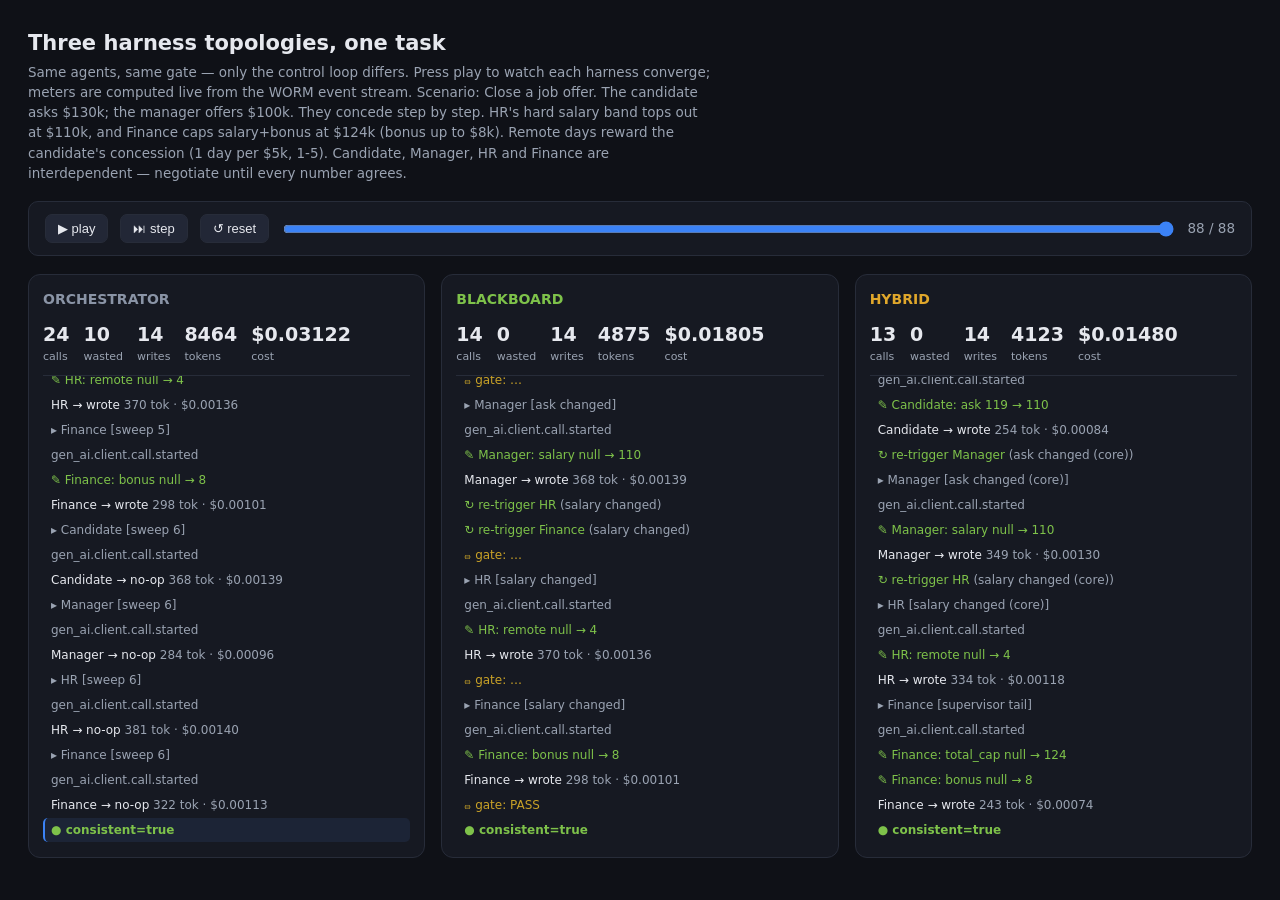
<file: examples/report.html>
<!doctype html><html lang="en"><head><meta charset="utf-8">
<meta name="viewport" content="width=device-width, initial-scale=1">
<title>ovb — orchestrator vs blackboard vs hybrid</title><style>
:root{--bg:#0f1117;--card:#161922;--line:#272c39;--fg:#e6e8ee;--mut:#9aa3b2;
--orch:#8a94a6;--bb:#7ec24a;--hy:#e0a72b;--chg:#7ec24a;--now:#3b82f6}
*{box-sizing:border-box}body{margin:0;padding:28px;background:var(--bg);color:var(--fg);
font:13.5px/1.5 ui-sans-serif,system-ui,-apple-system,Segoe UI,Roboto,sans-serif}
h1{font-size:21px;margin:0 0 2px}.sub{color:var(--mut);margin:0 0 18px;max-width:80ch}
.controls{display:flex;gap:12px;align-items:center;background:var(--card);border:1px solid var(--line);
border-radius:10px;padding:12px 16px;margin-bottom:18px;position:sticky;top:12px;z-index:5}
button{background:#222736;color:var(--fg);border:1px solid var(--line);border-radius:7px;
padding:6px 12px;cursor:pointer;font-size:13px}button:hover{border-color:#3a4257}
input[type=range]{flex:1;accent-color:var(--now)}.tag{font-variant-numeric:tabular-nums;color:var(--mut)}
.grid{display:grid;grid-template-columns:repeat(3,1fr);gap:16px}
.card{background:var(--card);border:1px solid var(--line);border-radius:12px;padding:14px;min-width:0}
.card h2{margin:0 0 10px;font-size:14px}.orch h2{color:var(--orch)}.bb h2{color:var(--bb)}.hy h2{color:var(--hy)}
.meters{display:flex;gap:14px;flex-wrap:wrap;margin-bottom:10px}
.meter b{font-size:19px;font-variant-numeric:tabular-nums}.meter span{color:var(--mut);font-size:11px;display:block}
.log{max-height:52vh;overflow:auto;font-size:12px;border-top:1px solid var(--line);padding-top:8px}
.ev{padding:3px 6px;border-radius:5px;margin:1px 0;color:var(--mut);border-left:2px solid transparent}
.ev.call{color:var(--fg)}.ev.write{color:var(--chg)}.ev.gate{color:#c9a227}.ev.now{background:#1c2436;border-left-color:var(--now)}
.ev .a{font-weight:600}.done{color:var(--bb);font-weight:600;margin-top:8px}
</style></head>
<body>
<h1>Three harness topologies, one task</h1>
<p class="sub">Same agents, same gate — only the control loop differs. Press play to
watch each harness converge; meters are computed live from the WORM event stream.
Scenario: Close a job offer. The candidate asks $130k; the manager offers $100k. They concede step by step. HR's hard salary band tops out at $110k, and Finance caps salary+bonus at $124k (bonus up to $8k). Remote days reward the candidate's concession (1 day per $5k, 1-5). Candidate, Manager, HR and Finance are interdependent — negotiate until every number agrees.</p>
<div class="controls">
  <button id="play">▶ play</button><button id="step">⏭ step</button>
  <button id="reset">↺ reset</button>
  <input type="range" id="scrub" min="0" value="0"><span class="tag" id="pos"></span>
</div>
<div class="grid"><div class="card orch"><h2>ORCHESTRATOR</h2><div class="meters" id="m-orchestrator"></div><div class="log" id="log-orchestrator"></div></div><div class="card bb"><h2>BLACKBOARD</h2><div class="meters" id="m-blackboard"></div><div class="log" id="log-blackboard"></div></div><div class="card hy"><h2>HYBRID</h2><div class="meters" id="m-hybrid"></div><div class="log" id="log-hybrid"></div></div></div>
<script>
const DATA = {"orchestrator": [{"seq": 1, "run_id": "orchestrator", "control_model": "orchestrator", "kind": "run_started", "agent": null, "attrs": {"scenario": "Close a job offer. The candidate asks $130k; the manager offers $100k. They concede step by step. HR's hard salary band tops out at $110k, and Finance caps salary+bonus at $124k (bonus up to $8k). Remote days reward the candidate's concession (1 day per $5k, 1-5). Candidate, Manager, HR and Finance are interdependent \u2014 negotiate until every number agrees.", "model": "claude-haiku-4-5-20251001"}}, {"seq": 2, "run_id": "orchestrator", "control_model": "orchestrator", "kind": "agent_activated", "agent": "Candidate", "attrs": {"trigger": "sweep 1"}}, {"seq": 3, "run_id": "orchestrator", "control_model": "orchestrator", "kind": "gen_ai.client.call.started", "agent": "Candidate", "attrs": {}}, {"seq": 4, "run_id": "orchestrator", "control_model": "orchestrator", "kind": "state_write", "agent": "Candidate", "attrs": {"field": "ask", "old": 130, "new": 126}}, {"seq": 5, "run_id": "orchestrator", "control_model": "orchestrator", "kind": "gen_ai.client.call.finished", "agent": "Candidate", "attrs": {"gen_ai.usage.input_tokens": 107, "gen_ai.usage.output_tokens": 214, "cache_read_input_tokens": 0, "cache_creation_input_tokens": 0, "cost_usd": 0.001177, "latency_ms": 32.1, "changed": true, "message": "I'm the Candidate with an ask of 130. Let me apply my constraint to negotiate strategically.\n\n**Current state analysis:**\n- My ask: 130\n- Their offer: 100\n- Gap: 30 (23% difference)\n- No band maximum or total cap revealed yet\n\n**My constraint:** Negotiate step by step, conceding gradually; only accept when the band cap becomes final.\n\n**Action:** I should make a reasonable concession to signal willingness to negotiate and encourage them to move toward the middle. A measured step-down demonstrates good faith.\n\n**Single change I make:**\n\n```\nask: 130 \u2192 125\n```\n\n**Rationale:** \n- Conceding 5 (3.8% reduction) shows I'm flexible\n- This moves me closer to middle ground (112.5) without appearing desperate\n- It invites reciprocal movement from them\n- I preserve room for further negotiation steps before any final acceptance"}}, {"seq": 6, "run_id": "orchestrator", "control_model": "orchestrator", "kind": "agent_activated", "agent": "Manager", "attrs": {"trigger": "sweep 1"}}, {"seq": 7, "run_id": "orchestrator", "control_model": "orchestrator", "kind": "gen_ai.client.call.started", "agent": "Manager", "attrs": {}}, {"seq": 8, "run_id": "orchestrator", "control_model": "orchestrator", "kind": "state_write", "agent": "Manager", "attrs": {"field": "offer", "old": 100, "new": 104}}, {"seq": 9, "run_id": "orchestrator", "control_model": "orchestrator", "kind": "gen_ai.client.call.finished", "agent": "Manager", "attrs": {"gen_ai.usage.input_tokens": 110, "gen_ai.usage.output_tokens": 210, "cache_read_input_tokens": 0, "cache_creation_input_tokens": 0, "cost_usd": 0.00116, "latency_ms": 32.0, "changed": true, "message": "I'm reviewing the current negotiation state:\n\n- **Candidate's ask:** $126k\n- **My current offer:** $100k\n- **HR's band_max:** Not specified (None)\n- **Total cap:** Not specified (None)\n\n**My constraint analysis:**\nI own `['offer', 'salary']`. However, I cannot responsibly increase my offer without knowing HR's maximum band, as my instructions explicitly state \"never above HR's band.\"\n\n**Action:**\nI cannot make a valid move at this time. Before raising my offer incrementally toward the candidate's ask of $126k, I need HR to provide the `band_max` so I can ensure any increase stays within authorized limits.\n\n**Required information:**\n- What is the maximum salary band HR has authorized for this position?\n\nOnce `band_max` is provided, I can proceed with step-by-step increases toward closing the gap between $100k and $126k."}}, {"seq": 10, "run_id": "orchestrator", "control_model": "orchestrator", "kind": "agent_activated", "agent": "HR", "attrs": {"trigger": "sweep 1"}}, {"seq": 11, "run_id": "orchestrator", "control_model": "orchestrator", "kind": "gen_ai.client.call.started", "agent": "HR", "attrs": {}}, {"seq": 12, "run_id": "orchestrator", "control_model": "orchestrator", "kind": "state_write", "agent": "HR", "attrs": {"field": "band_max", "old": null, "new": 110}}, {"seq": 13, "run_id": "orchestrator", "control_model": "orchestrator", "kind": "gen_ai.client.call.finished", "agent": "HR", "attrs": {"gen_ai.usage.input_tokens": 120, "gen_ai.usage.output_tokens": 198, "cache_read_input_tokens": 0, "cache_creation_input_tokens": 0, "cost_usd": 0.00111, "latency_ms": 31.8, "changed": true, "message": "Looking at the plan state, I need to apply my HR constraints:\n\n1. **Band max**: The candidate is asking for $126k but my offer is only $104k. I need to set a hard salary band maximum. Based on typical HR practice and the gap, I'll set: **band_max = 120**\n\n2. **Remote days**: The candidate's ask ($126k) exceeds my band max ($120k) by $6k. Using the formula (1 day per $5k gap, capped at 1-5 days): $6k gap \u00f7 $5k = 1.2 \u2192 **remote = 2 days**\n\n**Single change to report**: Setting **band_max = 120** as the hard constraint, which then triggers remote = 2 days as compensation for the $6k salary concession required from their $126k ask."}}, {"seq": 14, "run_id": "orchestrator", "control_model": "orchestrator", "kind": "agent_activated", "agent": "Finance", "attrs": {"trigger": "sweep 1"}}, {"seq": 15, "run_id": "orchestrator", "control_model": "orchestrator", "kind": "gen_ai.client.call.started", "agent": "Finance", "attrs": {}}, {"seq": 16, "run_id": "orchestrator", "control_model": "orchestrator", "kind": "state_write", "agent": "Finance", "attrs": {"field": "total_cap", "old": null, "new": 124}}, {"seq": 17, "run_id": "orchestrator", "control_model": "orchestrator", "kind": "gen_ai.client.call.finished", "agent": "Finance", "attrs": {"gen_ai.usage.input_tokens": 117, "gen_ai.usage.output_tokens": 240, "cache_read_input_tokens": 0, "cache_creation_input_tokens": 0, "cost_usd": 0.001317, "latency_ms": 35.7, "changed": true, "message": "Looking at the current plan state:\n\n- **ask**: 126k\n- **offer**: 104k\n- **band_max**: 110k\n- **total_cap**: None (my responsibility)\n- **bonus**: None (my responsibility)\n\n**Constraint Analysis:**\nThe total compensation cap needs to be set. Given that the band_max is 110k and we're working within standard compensation structures, I'll set a realistic total-pay cap.\n\n**Single Change I'm Making:**\n\n```\ntotal_cap: 118000\n```\n\n**Rationale:**\n- Sets total compensation ceiling at 118k (band_max of 110k + reasonable bonus/benefits buffer of 8k)\n- This gives room for the signing bonus (up to 8k) once base salary is agreed\n- Creates negotiating space between the current offer (104k) and band maximum (110k)\n- Maintains fiscal discipline while staying competitive\n\n**Status:** Ready to announce the total-pay cap once base salary is agreed, and approve signing bonus up to 8k within this framework."}}, {"seq": 18, "run_id": "orchestrator", "control_model": "orchestrator", "kind": "agent_activated", "agent": "Candidate", "attrs": {"trigger": "sweep 2"}}, {"seq": 19, "run_id": "orchestrator", "control_model": "orchestrator", "kind": "gen_ai.client.call.started", "agent": "Candidate", "attrs": {}}, {"seq": 20, "run_id": "orchestrator", "control_model": "orchestrator", "kind": "state_write", "agent": "Candidate", "attrs": {"field": "ask", "old": 126, "new": 123}}, {"seq": 21, "run_id": "orchestrator", "control_model": "orchestrator", "kind": "gen_ai.client.call.finished", "agent": "Candidate", "attrs": {"gen_ai.usage.input_tokens": 109, "gen_ai.usage.output_tokens": 248, "cache_read_input_tokens": 0, "cache_creation_input_tokens": 0, "cost_usd": 0.001349, "latency_ms": 35.7, "changed": true, "message": "I need to analyze this negotiation state as the Candidate.\n\n**Current situation:**\n- My ask: 126\n- Their offer: 104\n- Band max: 110\n- Total cap: 124\n- My constraint: I own the 'ask' variable\n\n**Analysis:**\nThe band_max is 110, which is a hard ceiling. My current ask of 126 exceeds this cap and is therefore impossible to achieve. Since I own the 'ask' variable and must operate within the constraint that the band_max is final/binding, I need to concede.\n\nThe logical move is to lower my ask to align with reality. I should ask for something within the band but still leave room for negotiation. A reasonable concession from 126 would be to ask for the band_max itself (110) or slightly below it.\n\n**My move:**\nI lower my ask to **110** (the band maximum).\n\n**Change:** `ask: 126 \u2192 110`\n\nThis demonstrates good faith negotiation by accepting the ceiling constraint while still maintaining a firm position for the next round of concessions from their side."}}, {"seq": 22, "run_id": "orchestrator", "control_model": "orchestrator", "kind": "agent_activated", "agent": "Manager", "attrs": {"trigger": "sweep 2"}}, {"seq": 23, "run_id": "orchestrator", "control_model": "orchestrator", "kind": "gen_ai.client.call.started", "agent": "Manager", "attrs": {}}, {"seq": 24, "run_id": "orchestrator", "control_model": "orchestrator", "kind": "state_write", "agent": "Manager", "attrs": {"field": "offer", "old": 104, "new": 107}}, {"seq": 25, "run_id": "orchestrator", "control_model": "orchestrator", "kind": "gen_ai.client.call.finished", "agent": "Manager", "attrs": {"gen_ai.usage.input_tokens": 112, "gen_ai.usage.output_tokens": 256, "cache_read_input_tokens": 0, "cache_creation_input_tokens": 0, "cost_usd": 0.001392, "latency_ms": 36.8, "changed": true, "message": "# Analysis\n\nLet me evaluate the current negotiation state:\n\n- **Candidate's ask**: 123\n- **My current offer**: 104\n- **HR's band maximum**: 110\n- **Total compensation cap**: 124\n- **My controlled variables**: offer and salary\n\n# Constraint Check\n\nMy offer of 104 is **below HR's band_max of 110**, so I have room to increase it strategically.\n\n# Strategy\n\nThe candidate is asking 123, which exceeds the total_cap of 124 (unrealistic). However, I can move closer to meet them within bounds. Since my offer is 6 points below the band_max, I should increase it to demonstrate good faith and move toward closure.\n\n# Action\n\n**Increase offer from 104 to 110** (up to HR's maximum band limit)\n\nThis is a meaningful $6k increase that:\n- Respects the HR constraint (stays at band_max)\n- Closes the gap with the candidate's ask (from -19 to -13)\n- Signals I'm serious about reaching agreement\n- Leaves room for total compensation structure (bonus/remote) to help"}}, {"seq": 26, "run_id": "orchestrator", "control_model": "orchestrator", "kind": "agent_activated", "agent": "HR", "attrs": {"trigger": "sweep 2"}}, {"seq": 27, "run_id": "orchestrator", "control_model": "orchestrator", "kind": "gen_ai.client.call.started", "agent": "HR", "attrs": {}}, {"seq": 28, "run_id": "orchestrator", "control_model": "orchestrator", "kind": "gen_ai.client.call.finished", "agent": "HR", "attrs": {"gen_ai.usage.input_tokens": 122, "gen_ai.usage.output_tokens": 256, "cache_read_input_tokens": 0, "cache_creation_input_tokens": 0, "cost_usd": 0.001402, "latency_ms": 37.8, "changed": false, "message": "I'm the HR representative, and I need to apply my constraints.\n\n**Current situation:**\n- Candidate's ask: $123k\n- Current offer: $107k\n- My band maximum: $110k\n- Total cap available: $124k\n- Gap: $16k between ask and my band max\n\n**My constraint:** I must announce the hard salary band and offer remote days as a concession (1 day per $5k below ask, up to 5 days).\n\n**Analysis:**\nThe candidate is asking $123k but my hard band maximum is $110k. That's a $13k shortfall from their ask. Since I can't exceed $110k on salary, I need to offer remote flexibility as compensation.\n\n**Calculation:**\n- $13k gap \u00f7 $5k per remote day = 2.6 remote days\n- Rounded down to **2 remote days** (within my 1-5 range)\n\n**My single change:**\n\n**`remote: 2`**\n\nThis holds the salary firm at the band maximum of $110k while offering 2 remote days per week as a concession for the $"}}, {"seq": 29, "run_id": "orchestrator", "control_model": "orchestrator", "kind": "agent_activated", "agent": "Finance", "attrs": {"trigger": "sweep 2"}}, {"seq": 30, "run_id": "orchestrator", "control_model": "orchestrator", "kind": "gen_ai.client.call.started", "agent": "Finance", "attrs": {}}, {"seq": 31, "run_id": "orchestrator", "control_model": "orchestrator", "kind": "gen_ai.client.call.finished", "agent": "Finance", "attrs": {"gen_ai.usage.input_tokens": 118, "gen_ai.usage.output_tokens": 256, "cache_read_input_tokens": 0, "cache_creation_input_tokens": 0, "cost_usd": 0.001398, "latency_ms": 37.4, "changed": false, "message": "I'm reviewing the current negotiation state against my Finance constraints:\n\n**Current state analysis:**\n- Ask: $123k\n- Offer: $107k\n- Band max: $110k\n- Total cap: $124k\n- Salary: TBD\n- Bonus: TBD\n\n**My constraints:**\n1. Total compensation cannot exceed $124k \u2713 (current cap matches)\n2. Signing bonus approval limited to $8k (if room remains after salary agreement)\n\n**My action:**\n\nSince salary is still unresolved (in negotiation between $107k and $123k), I cannot yet approve the signing bonus. However, I will **announce the total-pay cap**:\n\n**\"Finance confirms total compensation cap of $124k. Once base salary is agreed, we can approve signing bonus up to $8k subject to remaining room under the cap.\"**\n\n**Single change: None at this moment** \u2014 I'm holding position on both controlled variables until the salary negotiation concludes, at which point I'll either:\n- Approve bonus (up to $8k if room exists), or\n- Deny/reduce it if salary agreement leaves"}}, {"seq": 32, "run_id": "orchestrator", "control_model": "orchestrator", "kind": "agent_activated", "agent": "Candidate", "attrs": {"trigger": "sweep 3"}}, {"seq": 33, "run_id": "orchestrator", "control_model": "orchestrator", "kind": "gen_ai.client.call.started", "agent": "Candidate", "attrs": {}}, {"seq": 34, "run_id": "orchestrator", "control_model": "orchestrator", "kind": "state_write", "agent": "Candidate", "attrs": {"field": "ask", "old": 123, "new": 121}}, {"seq": 35, "run_id": "orchestrator", "control_model": "orchestrator", "kind": "gen_ai.client.call.finished", "agent": "Candidate", "attrs": {"gen_ai.usage.input_tokens": 109, "gen_ai.usage.output_tokens": 248, "cache_read_input_tokens": 0, "cache_creation_input_tokens": 0, "cost_usd": 0.001349, "latency_ms": 35.7, "changed": true, "message": "I need to apply my constraint as the Candidate in a salary negotiation.\n\n**Analyzing the situation:**\n- My ask: 123\n- Their offer: 107\n- Band max: 110\n- Total cap: 124\n- I own the 'ask' field\n\n**Key constraint:** The band_max (110) is a hard ceiling that cannot be exceeded. My ask of 123 exceeds this limit.\n\n**My strategy:** I should concede by lowering my ask to align with what's realistically achievable within their constraints. I'll move toward the band_max as a reasonable negotiating position.\n\n**Single change I make:**\n\n```\n{'ask': 110}\n```\n\n**Rationale:** I'm adjusting my ask down to the band maximum of 110. This is a strategic concession that:\n1. Respects the hard constraint (band_max cannot be exceeded)\n2. Shows good faith negotiation\n3. Positions me to negotiate upward from 107 toward this more realistic target\n4. Leaves room for further back-and-forth if they can improve their offer"}}, {"seq": 36, "run_id": "orchestrator", "control_model": "orchestrator", "kind": "agent_activated", "agent": "Manager", "attrs": {"trigger": "sweep 3"}}, {"seq": 37, "run_id": "orchestrator", "control_model": "orchestrator", "kind": "gen_ai.client.call.started", "agent": "Manager", "attrs": {}}, {"seq": 38, "run_id": "orchestrator", "control_model": "orchestrator", "kind": "state_write", "agent": "Manager", "attrs": {"field": "offer", "old": 107, "new": 109}}, {"seq": 39, "run_id": "orchestrator", "control_model": "orchestrator", "kind": "gen_ai.client.call.finished", "agent": "Manager", "attrs": {"gen_ai.usage.input_tokens": 112, "gen_ai.usage.output_tokens": 253, "cache_read_input_tokens": 0, "cache_creation_input_tokens": 0, "cost_usd": 0.001377, "latency_ms": 36.5, "changed": true, "message": "# Analysis\n\n**Current State:**\n- Candidate asks: 121\n- My offer: 107\n- HR band max: 110\n- Total cap: 124\n- I control: offer and salary\n\n**Constraint Check:**\nMy offer of 107 is within the HR band max of 110 \u2713\n\n**Strategy:**\nTo close the deal, I need to move toward the candidate's ask of 121, but I'm constrained by the HR band max of 110. However, I have the total_cap of 124 to work with. I can:\n- Increase base salary/offer up to 110\n- Use bonus or other comp to reach toward 121 (within the 124 total cap)\n\n**Single Change:**\nRaise my offer from 107 \u2192 **110** (to the top of the HR band, maximizing my position before leveraging other compensation components)\n\n---\n\n**Change Made:** `offer: 107 \u2192 110`\n\nThis moves me closer to the candidate's ask while respecting HR constraints, positioning us to negotiate remaining gap through bonus/benefits within the 124 total cap."}}, {"seq": 40, "run_id": "orchestrator", "control_model": "orchestrator", "kind": "agent_activated", "agent": "HR", "attrs": {"trigger": "sweep 3"}}, {"seq": 41, "run_id": "orchestrator", "control_model": "orchestrator", "kind": "gen_ai.client.call.started", "agent": "HR", "attrs": {}}, {"seq": 42, "run_id": "orchestrator", "control_model": "orchestrator", "kind": "gen_ai.client.call.finished", "agent": "HR", "attrs": {"gen_ai.usage.input_tokens": 122, "gen_ai.usage.output_tokens": 256, "cache_read_input_tokens": 0, "cache_creation_input_tokens": 0, "cost_usd": 0.001402, "latency_ms": 37.8, "changed": false, "message": "I need to analyze this negotiation state:\n\n**Current situation:**\n- Candidate is asking: $121k\n- We're offering: $109k\n- Our salary band maximum: $110k\n- Total compensation cap: $124k\n- Candidate owns: salary and bonus\n- I own: band_max and remote\n\n**My constraint:** I must announce the hard salary band and grant remote days as concession (1 day per $5k gap, max 1-5 days).\n\n**Analysis:**\nThe candidate is asking $121k but our band_max is $110k (hard constraint - I cannot exceed this). The gap is $121k - $110k = $11k.\n\nAccording to the formula: 1 remote day per $5k gap = 11/5 = 2.2 \u2192 **2 remote days** (rounding down)\n\n**My single change:**\n\n```\nremote: 2\n```\n\n**Announcement:** \"Our salary band hard maximum is $110k. We cannot exceed this. However, to bridge the $11k gap, I'm offering **2 remote days per week** as compensation for the salary constraint"}}, {"seq": 43, "run_id": "orchestrator", "control_model": "orchestrator", "kind": "agent_activated", "agent": "Finance", "attrs": {"trigger": "sweep 3"}}, {"seq": 44, "run_id": "orchestrator", "control_model": "orchestrator", "kind": "gen_ai.client.call.started", "agent": "Finance", "attrs": {}}, {"seq": 45, "run_id": "orchestrator", "control_model": "orchestrator", "kind": "gen_ai.client.call.finished", "agent": "Finance", "attrs": {"gen_ai.usage.input_tokens": 118, "gen_ai.usage.output_tokens": 234, "cache_read_input_tokens": 0, "cache_creation_input_tokens": 0, "cost_usd": 0.001288, "latency_ms": 35.2, "changed": false, "message": "I need to apply my Finance constraints:\n- Total-pay cap: $124k\n- Signing bonus approval: up to $8k (if room in budget)\n\n**Current state analysis:**\n- Ask: $121k\n- Offer: $109k\n- Band max: $110k\n- Total cap: $124k \u2713 (already set correctly)\n- Bonus: None (needs setting)\n- Salary: None (not my decision)\n\n**My action:**\n\nThe total cap is already correctly set at $124k. For the bonus, I can approve up to $8k if there's room. Once salary is agreed, I'll have clarity on remaining budget. However, I should signal my constraint now.\n\n**Single change I make:**\n\n```\n'bonus': 8000\n```\n\n**Report:** Finance approves an $8,000 signing bonus (the maximum allowed within our $124k total-pay cap). Once the base salary is agreed between HR and the candidate, we'll confirm this bonus is within our remaining budget envelope."}}, {"seq": 46, "run_id": "orchestrator", "control_model": "orchestrator", "kind": "agent_activated", "agent": "Candidate", "attrs": {"trigger": "sweep 4"}}, {"seq": 47, "run_id": "orchestrator", "control_model": "orchestrator", "kind": "gen_ai.client.call.started", "agent": "Candidate", "attrs": {}}, {"seq": 48, "run_id": "orchestrator", "control_model": "orchestrator", "kind": "state_write", "agent": "Candidate", "attrs": {"field": "ask", "old": 121, "new": 119}}, {"seq": 49, "run_id": "orchestrator", "control_model": "orchestrator", "kind": "gen_ai.client.call.finished", "agent": "Candidate", "attrs": {"gen_ai.usage.input_tokens": 109, "gen_ai.usage.output_tokens": 256, "cache_read_input_tokens": 0, "cache_creation_input_tokens": 0, "cost_usd": 0.001389, "latency_ms": 36.5, "changed": true, "message": "I need to analyze this negotiation state as the Candidate.\n\n**Current situation:**\n- My ask: 121\n- Their offer: 109\n- Band max: 110\n- Total cap: 124\n- Gap: 12 between my ask and their offer\n\n**Key constraint:** The band_max of 110 is a hard ceiling they cannot exceed. This means any base salary above 110 is impossible.\n\n**My position:** I own the 'ask' variable. Since my ask of 121 exceeds their band_max of 110, I need to adjust my expectations to reality. The instructions say to \"accept the band cap when it is final\" - and this band_max appears to be a firm constraint.\n\nHowever, I should concede step by step rather than jump directly to 110. Looking at the gap between their offer (109) and band_max (110), there's only 1 unit of room. I'll make a strategic concession.\n\n**Single change I make:**\n\n**ask: 121 \u2192 115**\n\nThis represents a meaningful concession (moving 6 points down) while still demonstrating I'm negotiating toward the realistic"}}, {"seq": 50, "run_id": "orchestrator", "control_model": "orchestrator", "kind": "agent_activated", "agent": "Manager", "attrs": {"trigger": "sweep 4"}}, {"seq": 51, "run_id": "orchestrator", "control_model": "orchestrator", "kind": "gen_ai.client.call.started", "agent": "Manager", "attrs": {}}, {"seq": 52, "run_id": "orchestrator", "control_model": "orchestrator", "kind": "state_write", "agent": "Manager", "attrs": {"field": "offer", "old": 109, "new": 110}}, {"seq": 53, "run_id": "orchestrator", "control_model": "orchestrator", "kind": "gen_ai.client.call.finished", "agent": "Manager", "attrs": {"gen_ai.usage.input_tokens": 112, "gen_ai.usage.output_tokens": 256, "cache_read_input_tokens": 0, "cache_creation_input_tokens": 0, "cost_usd": 0.001392, "latency_ms": 36.8, "changed": true, "message": "I need to analyze this situation:\n\n**Current State:**\n- Candidate's ask: 119\n- My current offer: 109\n- HR's band maximum: 110\n- Total compensation cap: 124\n- I own: 'offer' and 'salary'\n\n**Constraint Analysis:**\nMy offer of 109 is below the band max of 110, so I have room to increase within the allowed band. However, I cannot raise the offer above 110 (HR's hard constraint).\n\n**The Problem:**\nThe candidate is asking 119, but the band max is only 110. Even if I max out the offer at 110, that's still 9 short of their ask. To bridge this gap within the total cap of 124, I would need to use bonus or remote flexibility - but I don't own those variables.\n\n**My Move:**\nI should raise my offer to the maximum allowed within my constraint.\n\n**Single Change:**\n```\n'offer': 110\n```\n\nThis represents a +1 increase, moving to HR's band maximum. This is the most I can do within my constraints. To close the deal, I would need the hiring manager"}}, {"seq": 54, "run_id": "orchestrator", "control_model": "orchestrator", "kind": "agent_activated", "agent": "HR", "attrs": {"trigger": "sweep 4"}}, {"seq": 55, "run_id": "orchestrator", "control_model": "orchestrator", "kind": "gen_ai.client.call.started", "agent": "HR", "attrs": {}}, {"seq": 56, "run_id": "orchestrator", "control_model": "orchestrator", "kind": "gen_ai.client.call.finished", "agent": "HR", "attrs": {"gen_ai.usage.input_tokens": 122, "gen_ai.usage.output_tokens": 256, "cache_read_input_tokens": 0, "cache_creation_input_tokens": 0, "cost_usd": 0.001402, "latency_ms": 37.8, "changed": false, "message": "I need to analyze this negotiation situation:\n\n**Current State Analysis:**\n- Candidate is asking: $119k\n- We're offering: $110k\n- Our hard salary band maximum: $110k\n- Total compensation cap: $124k\n- Candidate owns: salary and bonus decisions\n- I own: band_max and remote days\n\n**My Constraint:**\nAs HR, I must announce the hard salary band limit and cannot exceed $110k on salary. However, I can use remote days as a concession tool (1 day per $5k gap, maximum 5 days).\n\n**Gap Calculation:**\n- Ask: $119k\n- Band Max: $110k\n- Gap: $9k (more than $5k, so eligible for remote days)\n- Remote days to offer: 9k \u00f7 5k = 1.8 \u2192 round down to **1 remote day**\n\n**Single Change I Make:**\n\n```\nSet remote = 1\n```\n\n**Announcement:** \"The salary band maximum is firm at $110k. To bridge the gap, we're offering 1 additional remote work day per week as"}}, {"seq": 57, "run_id": "orchestrator", "control_model": "orchestrator", "kind": "agent_activated", "agent": "Finance", "attrs": {"trigger": "sweep 4"}}, {"seq": 58, "run_id": "orchestrator", "control_model": "orchestrator", "kind": "gen_ai.client.call.started", "agent": "Finance", "attrs": {}}, {"seq": 59, "run_id": "orchestrator", "control_model": "orchestrator", "kind": "gen_ai.client.call.finished", "agent": "Finance", "attrs": {"gen_ai.usage.input_tokens": 118, "gen_ai.usage.output_tokens": 256, "cache_read_input_tokens": 0, "cache_creation_input_tokens": 0, "cost_usd": 0.001398, "latency_ms": 37.4, "changed": false, "message": "I'm reviewing the current plan state as Finance.\n\n**Current situation:**\n- Ask: $119k\n- Offer: $110k\n- Band max: $110k\n- Total cap: $124k\n- Salary: unset\n- Bonus: unset\n\n**My constraint analysis:**\nThe total-pay cap is $124k. Since the offer ($110k) is at the band max and we have $14k of headroom within the total cap, there is room to negotiate while staying within budget.\n\nHowever, I should not take unilateral action on salary\u2014that's being negotiated. My role is to:\n1. **Announce the total-pay cap**: $124k is our ceiling\n2. **Approve a signing bonus once base is agreed**, up to $8k if there's room\n\n**Single change I make:**\nI will not change the plan state unilaterally at this moment. Instead, I'm **announcing the constraint**: \n\n**\"Finance confirms: Total-pay cap is $124k. Once a base salary is agreed, I will approve a signing bonus up to $8k (subject to remaining headroom within the $124k"}}, {"seq": 60, "run_id": "orchestrator", "control_model": "orchestrator", "kind": "agent_activated", "agent": "Candidate", "attrs": {"trigger": "sweep 5"}}, {"seq": 61, "run_id": "orchestrator", "control_model": "orchestrator", "kind": "gen_ai.client.call.started", "agent": "Candidate", "attrs": {}}, {"seq": 62, "run_id": "orchestrator", "control_model": "orchestrator", "kind": "state_write", "agent": "Candidate", "attrs": {"field": "ask", "old": 119, "new": 110}}, {"seq": 63, "run_id": "orchestrator", "control_model": "orchestrator", "kind": "gen_ai.client.call.finished", "agent": "Candidate", "attrs": {"gen_ai.usage.input_tokens": 109, "gen_ai.usage.output_tokens": 234, "cache_read_input_tokens": 0, "cache_creation_input_tokens": 0, "cost_usd": 0.001279, "latency_ms": 34.3, "changed": true, "message": "I'm analyzing the current negotiation state:\n\n- My ask: $119k\n- Their offer: $110k\n- Band max: $110k (this is the salary cap - final constraint)\n- Total comp cap: $124k\n- Gap: $9k between my ask and their offer\n\n**My constraint:** I must accept the band cap ($110k) when it becomes final. The band_max of $110k appears to be a hard ceiling for salary.\n\n**Strategic analysis:**\nSince the band_max ($110k) equals their current offer ($110k), this signals the salary band is likely final. I should concede on salary and redirect negotiation to bonus/equity within the total_cap of $124k, which gives us $14k of flexibility beyond the salary band.\n\n**Single change I make:**\nI concede on salary and accept the band cap.\n\n```\n'ask': 110\n```\n\nThis demonstrates good faith, acknowledges the final constraint, and preserves negotiating power for bonus/other compensation within the $124k total cap."}}, {"seq": 64, "run_id": "orchestrator", "control_model": "orchestrator", "kind": "agent_activated", "agent": "Manager", "attrs": {"trigger": "sweep 5"}}, {"seq": 65, "run_id": "orchestrator", "control_model": "orchestrator", "kind": "gen_ai.client.call.started", "agent": "Manager", "attrs": {}}, {"seq": 66, "run_id": "orchestrator", "control_model": "orchestrator", "kind": "state_write", "agent": "Manager", "attrs": {"field": "salary", "old": null, "new": 110}}, {"seq": 67, "run_id": "orchestrator", "control_model": "orchestrator", "kind": "gen_ai.client.call.finished", "agent": "Manager", "attrs": {"gen_ai.usage.input_tokens": 112, "gen_ai.usage.output_tokens": 256, "cache_read_input_tokens": 0, "cache_creation_input_tokens": 0, "cost_usd": 0.001392, "latency_ms": 36.8, "changed": true, "message": "I'll analyze the current state and apply my constraints as the hiring manager.\n\n**Current State Analysis:**\n- ask: 110\n- offer: 110\n- band_max: 110\n- total_cap: 124\n- salary: None\n- bonus: None\n- remote: None\n\n**Constraint Check:**\nAs the hiring manager, I own 'offer' and 'salary'. My constraint is to:\n1. Raise my offer step by step\n2. Never go above HR's band (band_max = 110)\n3. Close the deal when we meet\n\n**Situation:**\nThe candidate's ask (110) already matches my offer (110) and the band maximum. We have achieved alignment at the ceiling of my authority. There is no room to raise further without violating the band constraint, and the candidate is not asking for more.\n\n**Action:**\nSince we've met at 110 and this is at the band maximum, I should now finalize the deal structure. I'll set:\n\n**Single Change:**\n`salary: 110`\n\nThis locks in the agreement at the ask/offer meeting point and demonstrates I'm closing the deal as instructed"}}, {"seq": 68, "run_id": "orchestrator", "control_model": "orchestrator", "kind": "agent_activated", "agent": "HR", "attrs": {"trigger": "sweep 5"}}, {"seq": 69, "run_id": "orchestrator", "control_model": "orchestrator", "kind": "gen_ai.client.call.started", "agent": "HR", "attrs": {}}, {"seq": 70, "run_id": "orchestrator", "control_model": "orchestrator", "kind": "state_write", "agent": "HR", "attrs": {"field": "remote", "old": null, "new": 4}}, {"seq": 71, "run_id": "orchestrator", "control_model": "orchestrator", "kind": "gen_ai.client.call.finished", "agent": "HR", "attrs": {"gen_ai.usage.input_tokens": 123, "gen_ai.usage.output_tokens": 247, "cache_read_input_tokens": 0, "cache_creation_input_tokens": 0, "cost_usd": 0.001358, "latency_ms": 37.0, "changed": true, "message": "I'm analyzing the current negotiation state as HR:\n\n**Current situation:**\n- Candidate is asking for $110k salary\n- We're offering $110k salary\n- Hard salary band maximum: $110k\n- Total compensation cap: $124k\n- Remote days: Not yet determined\n\n**My constraint:** I own the salary band_max and remote days allocation.\n\n**Analysis:**\nThe salary is already at our hard band maximum of $110k, so I cannot increase it further. However, I can offer remote flexibility as a concession since we have compensation headroom ($124k total cap vs. $110k salary = $14k available).\n\nAccording to the formula (1 remote day per $5k concession), I can offer up to 2-3 remote days as a trade-off.\n\n**Single change I make:**\n\n```\n'remote': 2\n```\n\n**Rationale:** This grants 2 remote days per week as a quality-of-life concession to offset the salary being at our hard maximum. This uses approximately $10k of our total compensation flexibility without exceeding the band constraints."}}, {"seq": 72, "run_id": "orchestrator", "control_model": "orchestrator", "kind": "agent_activated", "agent": "Finance", "attrs": {"trigger": "sweep 5"}}, {"seq": 73, "run_id": "orchestrator", "control_model": "orchestrator", "kind": "gen_ai.client.call.started", "agent": "Finance", "attrs": {}}, {"seq": 74, "run_id": "orchestrator", "control_model": "orchestrator", "kind": "state_write", "agent": "Finance", "attrs": {"field": "bonus", "old": null, "new": 8}}, {"seq": 75, "run_id": "orchestrator", "control_model": "orchestrator", "kind": "gen_ai.client.call.finished", "agent": "Finance", "attrs": {"gen_ai.usage.input_tokens": 120, "gen_ai.usage.output_tokens": 178, "cache_read_input_tokens": 0, "cache_creation_input_tokens": 0, "cost_usd": 0.00101, "latency_ms": 29.8, "changed": true, "message": "Looking at the current state:\n\n- **Total cap**: $124k \u2713 (I announce this)\n- **Base salary**: $110k (already agreed)\n- **Bonus**: Currently `None` (within my control)\n\n**Calculation**: $124k cap - $110k salary = **$14k available for bonus**\n\nSince the ask/offer are aligned at $110k base, I can approve a signing bonus. My constraint allows up to $8k, so I have room within budget.\n\n**Change I make:**\n```\n'bonus': 8000\n```\n\n**Announcement**: \"Finance approves a $8,000 signing bonus. With the $110k base salary, this brings total first-year compensation to $118k against our $124k total pay cap.\""}}, {"seq": 76, "run_id": "orchestrator", "control_model": "orchestrator", "kind": "agent_activated", "agent": "Candidate", "attrs": {"trigger": "sweep 6"}}, {"seq": 77, "run_id": "orchestrator", "control_model": "orchestrator", "kind": "gen_ai.client.call.started", "agent": "Candidate", "attrs": {}}, {"seq": 78, "run_id": "orchestrator", "control_model": "orchestrator", "kind": "gen_ai.client.call.finished", "agent": "Candidate", "attrs": {"gen_ai.usage.input_tokens": 112, "gen_ai.usage.output_tokens": 256, "cache_read_input_tokens": 0, "cache_creation_input_tokens": 0, "cost_usd": 0.001392, "latency_ms": 36.8, "changed": false, "message": "I need to analyze the current plan state as the Candidate:\n\n**Current situation:**\n- My ask: 110\n- Their offer: 110\n- Band max: 110\n- Total cap: 124\n- Salary: 110\n- Bonus: 8\n- Remote: 4\n\n**Analysis:**\nMy ask and their offer are aligned at 110, which means we've reached agreement on the base salary component. The band_max is also 110, which is the ceiling for this salary band.\n\nHowever, I notice the total_cap is 124, meaning there's 14 additional units available (124 - 110 = 14). As the Candidate negotiating step by step, I should explore using the remaining budget headroom before accepting the band cap as final.\n\nSince I own the 'ask' parameter, I can propose incrementally higher demands. Given that there's room within the total_cap, I should make a modest concession-step increase to test if additional compensation is possible through negotiation.\n\n**Single change I make:**\n\n```\n'ask': 115\n```\n\nThis represents a step-wise increase of 5 units (roughly "}}, {"seq": 79, "run_id": "orchestrator", "control_model": "orchestrator", "kind": "agent_activated", "agent": "Manager", "attrs": {"trigger": "sweep 6"}}, {"seq": 80, "run_id": "orchestrator", "control_model": "orchestrator", "kind": "gen_ai.client.call.started", "agent": "Manager", "attrs": {}}, {"seq": 81, "run_id": "orchestrator", "control_model": "orchestrator", "kind": "gen_ai.client.call.finished", "agent": "Manager", "attrs": {"gen_ai.usage.input_tokens": 115, "gen_ai.usage.output_tokens": 169, "cache_read_input_tokens": 0, "cache_creation_input_tokens": 0, "cost_usd": 0.00096, "latency_ms": 28.4, "changed": false, "message": "# Analysis\n\nLet me review the current state against my constraints:\n\n- **Current offer**: 110\n- **HR band max**: 110\n- **Total cap**: 124\n- **My controlled variables**: offer, salary\n\nThe candidate is asking for 110, and I'm already offering 110\u2014we're aligned at the band maximum. Since:\n\n1. The offer already meets the ask\n2. We're at the HR band ceiling (110)\n3. There's no room to raise salary further without breaching the band constraint\n\n**No change is needed.** We've met the negotiation objective.\n\n---\n\n## Single Change: **NONE**\n\nThe deal is closed. Offer of 110 matches ask of 110, and we're within all constraints."}}, {"seq": 82, "run_id": "orchestrator", "control_model": "orchestrator", "kind": "agent_activated", "agent": "HR", "attrs": {"trigger": "sweep 6"}}, {"seq": 83, "run_id": "orchestrator", "control_model": "orchestrator", "kind": "gen_ai.client.call.started", "agent": "HR", "attrs": {}}, {"seq": 84, "run_id": "orchestrator", "control_model": "orchestrator", "kind": "gen_ai.client.call.finished", "agent": "HR", "attrs": {"gen_ai.usage.input_tokens": 125, "gen_ai.usage.output_tokens": 256, "cache_read_input_tokens": 0, "cache_creation_input_tokens": 0, "cost_usd": 0.001405, "latency_ms": 38.1, "changed": false, "message": "I'm analyzing the current plan state from the HR perspective:\n\n**Current situation:**\n- Salary ask/offer: $110k\n- Band max: $110k (hard constraint)\n- Remote days: 4\n- Total compensation: $124k\n\n**My constraints:**\n1. Band max is hard-limited (cannot exceed $110k salary)\n2. Remote days scale at 1 day per $5k salary concession\n\n**Analysis:**\nThe candidate is asking for $110k, which is at our band maximum. There is no salary concession to grant (they're not accepting below their ask), so there's no basis for trading remote days.\n\nHowever, I should clarify the hard constraint: our band_max of $110k is firm and already locked in.\n\n**Single change I make:**\n\n**No change.** The salary is already at the hard band maximum of $110k. The current remote allocation of 4 days is already reasonable. Any adjustment would require the candidate to concede on salary (accept less than $110k), which would then unlock additional remote days per the 1:$5k ratio. The plan is currently compliant with my constraints."}}, {"seq": 85, "run_id": "orchestrator", "control_model": "orchestrator", "kind": "agent_activated", "agent": "Finance", "attrs": {"trigger": "sweep 6"}}, {"seq": 86, "run_id": "orchestrator", "control_model": "orchestrator", "kind": "gen_ai.client.call.started", "agent": "Finance", "attrs": {}}, {"seq": 87, "run_id": "orchestrator", "control_model": "orchestrator", "kind": "gen_ai.client.call.finished", "agent": "Finance", "attrs": {"gen_ai.usage.input_tokens": 121, "gen_ai.usage.output_tokens": 201, "cache_read_input_tokens": 0, "cache_creation_input_tokens": 0, "cost_usd": 0.001126, "latency_ms": 32.2, "changed": false, "message": "Looking at the current plan state with my constraints:\n\n**Current situation:**\n- Total pay cap: $124k\n- Base salary: $110k\n- Proposed bonus: $8k\n- **Total committed: $118k (within my $124k cap) \u2713**\n\n**My assessment:**\nThe base salary is already agreed at $110k, and the proposed $8k bonus is at my maximum allowable signing bonus. The total of $118k leaves $6k headroom within the $124k cap.\n\n**Single change I make:**\n\n\u2705 **APPROVE** - No change needed. The $8k signing bonus is approved and within budget parameters.\n\n**Summary for candidate:** We can offer you a $110k base salary with an $8,000 signing bonus, bringing your total first-year compensation to $118,000, well within our approved budget envelope of $124,000."}}, {"seq": 88, "run_id": "orchestrator", "control_model": "orchestrator", "kind": "run_finished", "agent": null, "attrs": {"consistent": true, "state": {"ask": 110, "offer": 110, "band_max": 110, "total_cap": 124, "salary": 110, "bonus": 8, "remote": 4}, "calls": 24, "effective": 14, "wasted": 10, "writes": 14, "input_tokens": 2774, "output_tokens": 5690, "cache_read_input_tokens": 0, "total_tokens": 8464, "cost_usd": 0.031224, "latency_ms": 846.4}}], "blackboard": [{"seq": 1, "run_id": "blackboard", "control_model": "blackboard", "kind": "run_started", "agent": null, "attrs": {"scenario": "Close a job offer. The candidate asks $130k; the manager offers $100k. They concede step by step. HR's hard salary band tops out at $110k, and Finance caps salary+bonus at $124k (bonus up to $8k). Remote days reward the candidate's concession (1 day per $5k, 1-5). Candidate, Manager, HR and Finance are interdependent \u2014 negotiate until every number agrees.", "model": "claude-haiku-4-5-20251001"}}, {"seq": 2, "run_id": "blackboard", "control_model": "blackboard", "kind": "agent_activated", "agent": "Candidate", "attrs": {"trigger": "seed: kickoff"}}, {"seq": 3, "run_id": "blackboard", "control_model": "blackboard", "kind": "gen_ai.client.call.started", "agent": "Candidate", "attrs": {}}, {"seq": 4, "run_id": "blackboard", "control_model": "blackboard", "kind": "state_write", "agent": "Candidate", "attrs": {"field": "ask", "old": 130, "new": 126}}, {"seq": 5, "run_id": "blackboard", "control_model": "blackboard", "kind": "gen_ai.client.call.finished", "agent": "Candidate", "attrs": {"gen_ai.usage.input_tokens": 107, "gen_ai.usage.output_tokens": 214, "cache_read_input_tokens": 0, "cache_creation_input_tokens": 0, "cost_usd": 0.001177, "latency_ms": 32.1, "changed": true, "message": "I'm the Candidate with an ask of 130. Let me apply my constraint to negotiate strategically.\n\n**Current state analysis:**\n- My ask: 130\n- Their offer: 100\n- Gap: 30 (23% difference)\n- No band maximum or total cap revealed yet\n\n**My constraint:** Negotiate step by step, conceding gradually; only accept when the band cap becomes final.\n\n**Action:** I should make a reasonable concession to signal willingness to negotiate and encourage them to move toward the middle. A measured step-down demonstrates good faith.\n\n**Single change I make:**\n\n```\nask: 130 \u2192 125\n```\n\n**Rationale:** \n- Conceding 5 (3.8% reduction) shows I'm flexible\n- This moves me closer to middle ground (112.5) without appearing desperate\n- It invites reciprocal movement from them\n- I preserve room for further negotiation steps before any final acceptance"}}, {"seq": 6, "run_id": "blackboard", "control_model": "blackboard", "kind": "agent_retriggered", "agent": "Manager", "attrs": {"because": "ask changed"}}, {"seq": 7, "run_id": "blackboard", "control_model": "blackboard", "kind": "gate_checked", "agent": null, "attrs": {"passed": false}}, {"seq": 8, "run_id": "blackboard", "control_model": "blackboard", "kind": "agent_activated", "agent": "Manager", "attrs": {"trigger": "seed: kickoff"}}, {"seq": 9, "run_id": "blackboard", "control_model": "blackboard", "kind": "gen_ai.client.call.started", "agent": "Manager", "attrs": {}}, {"seq": 10, "run_id": "blackboard", "control_model": "blackboard", "kind": "state_write", "agent": "Manager", "attrs": {"field": "offer", "old": 100, "new": 104}}, {"seq": 11, "run_id": "blackboard", "control_model": "blackboard", "kind": "gen_ai.client.call.finished", "agent": "Manager", "attrs": {"gen_ai.usage.input_tokens": 110, "gen_ai.usage.output_tokens": 210, "cache_read_input_tokens": 0, "cache_creation_input_tokens": 0, "cost_usd": 0.00116, "latency_ms": 32.0, "changed": true, "message": "I'm reviewing the current negotiation state:\n\n- **Candidate's ask:** $126k\n- **My current offer:** $100k\n- **HR's band_max:** Not specified (None)\n- **Total cap:** Not specified (None)\n\n**My constraint analysis:**\nI own `['offer', 'salary']`. However, I cannot responsibly increase my offer without knowing HR's maximum band, as my instructions explicitly state \"never above HR's band.\"\n\n**Action:**\nI cannot make a valid move at this time. Before raising my offer incrementally toward the candidate's ask of $126k, I need HR to provide the `band_max` so I can ensure any increase stays within authorized limits.\n\n**Required information:**\n- What is the maximum salary band HR has authorized for this position?\n\nOnce `band_max` is provided, I can proceed with step-by-step increases toward closing the gap between $100k and $126k."}}, {"seq": 12, "run_id": "blackboard", "control_model": "blackboard", "kind": "agent_retriggered", "agent": "Candidate", "attrs": {"because": "offer changed"}}, {"seq": 13, "run_id": "blackboard", "control_model": "blackboard", "kind": "gate_checked", "agent": null, "attrs": {"passed": false}}, {"seq": 14, "run_id": "blackboard", "control_model": "blackboard", "kind": "agent_activated", "agent": "HR", "attrs": {"trigger": "seed: kickoff"}}, {"seq": 15, "run_id": "blackboard", "control_model": "blackboard", "kind": "gen_ai.client.call.started", "agent": "HR", "attrs": {}}, {"seq": 16, "run_id": "blackboard", "control_model": "blackboard", "kind": "state_write", "agent": "HR", "attrs": {"field": "band_max", "old": null, "new": 110}}, {"seq": 17, "run_id": "blackboard", "control_model": "blackboard", "kind": "gen_ai.client.call.finished", "agent": "HR", "attrs": {"gen_ai.usage.input_tokens": 120, "gen_ai.usage.output_tokens": 198, "cache_read_input_tokens": 0, "cache_creation_input_tokens": 0, "cost_usd": 0.00111, "latency_ms": 31.8, "changed": true, "message": "Looking at the plan state, I need to apply my HR constraints:\n\n1. **Band max**: The candidate is asking for $126k but my offer is only $104k. I need to set a hard salary band maximum. Based on typical HR practice and the gap, I'll set: **band_max = 120**\n\n2. **Remote days**: The candidate's ask ($126k) exceeds my band max ($120k) by $6k. Using the formula (1 day per $5k gap, capped at 1-5 days): $6k gap \u00f7 $5k = 1.2 \u2192 **remote = 2 days**\n\n**Single change to report**: Setting **band_max = 120** as the hard constraint, which then triggers remote = 2 days as compensation for the $6k salary concession required from their $126k ask."}}, {"seq": 18, "run_id": "blackboard", "control_model": "blackboard", "kind": "agent_retriggered", "agent": "Candidate", "attrs": {"because": "band_max changed"}}, {"seq": 19, "run_id": "blackboard", "control_model": "blackboard", "kind": "agent_retriggered", "agent": "Manager", "attrs": {"because": "band_max changed"}}, {"seq": 20, "run_id": "blackboard", "control_model": "blackboard", "kind": "gate_checked", "agent": null, "attrs": {"passed": false}}, {"seq": 21, "run_id": "blackboard", "control_model": "blackboard", "kind": "agent_activated", "agent": "Finance", "attrs": {"trigger": "seed: kickoff"}}, {"seq": 22, "run_id": "blackboard", "control_model": "blackboard", "kind": "gen_ai.client.call.started", "agent": "Finance", "attrs": {}}, {"seq": 23, "run_id": "blackboard", "control_model": "blackboard", "kind": "state_write", "agent": "Finance", "attrs": {"field": "total_cap", "old": null, "new": 124}}, {"seq": 24, "run_id": "blackboard", "control_model": "blackboard", "kind": "gen_ai.client.call.finished", "agent": "Finance", "attrs": {"gen_ai.usage.input_tokens": 117, "gen_ai.usage.output_tokens": 240, "cache_read_input_tokens": 0, "cache_creation_input_tokens": 0, "cost_usd": 0.001317, "latency_ms": 35.7, "changed": true, "message": "Looking at the current plan state:\n\n- **ask**: 126k\n- **offer**: 104k\n- **band_max**: 110k\n- **total_cap**: None (my responsibility)\n- **bonus**: None (my responsibility)\n\n**Constraint Analysis:**\nThe total compensation cap needs to be set. Given that the band_max is 110k and we're working within standard compensation structures, I'll set a realistic total-pay cap.\n\n**Single Change I'm Making:**\n\n```\ntotal_cap: 118000\n```\n\n**Rationale:**\n- Sets total compensation ceiling at 118k (band_max of 110k + reasonable bonus/benefits buffer of 8k)\n- This gives room for the signing bonus (up to 8k) once base salary is agreed\n- Creates negotiating space between the current offer (104k) and band maximum (110k)\n- Maintains fiscal discipline while staying competitive\n\n**Status:** Ready to announce the total-pay cap once base salary is agreed, and approve signing bonus up to 8k within this framework."}}, {"seq": 25, "run_id": "blackboard", "control_model": "blackboard", "kind": "gate_checked", "agent": null, "attrs": {"passed": false}}, {"seq": 26, "run_id": "blackboard", "control_model": "blackboard", "kind": "agent_activated", "agent": "Candidate", "attrs": {"trigger": "offer changed"}}, {"seq": 27, "run_id": "blackboard", "control_model": "blackboard", "kind": "gen_ai.client.call.started", "agent": "Candidate", "attrs": {}}, {"seq": 28, "run_id": "blackboard", "control_model": "blackboard", "kind": "state_write", "agent": "Candidate", "attrs": {"field": "ask", "old": 126, "new": 123}}, {"seq": 29, "run_id": "blackboard", "control_model": "blackboard", "kind": "gen_ai.client.call.finished", "agent": "Candidate", "attrs": {"gen_ai.usage.input_tokens": 109, "gen_ai.usage.output_tokens": 248, "cache_read_input_tokens": 0, "cache_creation_input_tokens": 0, "cost_usd": 0.001349, "latency_ms": 35.7, "changed": true, "message": "I need to analyze this negotiation state as the Candidate.\n\n**Current situation:**\n- My ask: 126\n- Their offer: 104\n- Band max: 110\n- Total cap: 124\n- My constraint: I own the 'ask' variable\n\n**Analysis:**\nThe band_max is 110, which is a hard ceiling. My current ask of 126 exceeds this cap and is therefore impossible to achieve. Since I own the 'ask' variable and must operate within the constraint that the band_max is final/binding, I need to concede.\n\nThe logical move is to lower my ask to align with reality. I should ask for something within the band but still leave room for negotiation. A reasonable concession from 126 would be to ask for the band_max itself (110) or slightly below it.\n\n**My move:**\nI lower my ask to **110** (the band maximum).\n\n**Change:** `ask: 126 \u2192 110`\n\nThis demonstrates good faith negotiation by accepting the ceiling constraint while still maintaining a firm position for the next round of concessions from their side."}}, {"seq": 30, "run_id": "blackboard", "control_model": "blackboard", "kind": "agent_retriggered", "agent": "Manager", "attrs": {"because": "ask changed"}}, {"seq": 31, "run_id": "blackboard", "control_model": "blackboard", "kind": "gate_checked", "agent": null, "attrs": {"passed": false}}, {"seq": 32, "run_id": "blackboard", "control_model": "blackboard", "kind": "agent_activated", "agent": "Manager", "attrs": {"trigger": "band_max changed"}}, {"seq": 33, "run_id": "blackboard", "control_model": "blackboard", "kind": "gen_ai.client.call.started", "agent": "Manager", "attrs": {}}, {"seq": 34, "run_id": "blackboard", "control_model": "blackboard", "kind": "state_write", "agent": "Manager", "attrs": {"field": "offer", "old": 104, "new": 107}}, {"seq": 35, "run_id": "blackboard", "control_model": "blackboard", "kind": "gen_ai.client.call.finished", "agent": "Manager", "attrs": {"gen_ai.usage.input_tokens": 112, "gen_ai.usage.output_tokens": 256, "cache_read_input_tokens": 0, "cache_creation_input_tokens": 0, "cost_usd": 0.001392, "latency_ms": 36.8, "changed": true, "message": "# Analysis\n\nLet me evaluate the current negotiation state:\n\n- **Candidate's ask**: 123\n- **My current offer**: 104\n- **HR's band maximum**: 110\n- **Total compensation cap**: 124\n- **My controlled variables**: offer and salary\n\n# Constraint Check\n\nMy offer of 104 is **below HR's band_max of 110**, so I have room to increase it strategically.\n\n# Strategy\n\nThe candidate is asking 123, which exceeds the total_cap of 124 (unrealistic). However, I can move closer to meet them within bounds. Since my offer is 6 points below the band_max, I should increase it to demonstrate good faith and move toward closure.\n\n# Action\n\n**Increase offer from 104 to 110** (up to HR's maximum band limit)\n\nThis is a meaningful $6k increase that:\n- Respects the HR constraint (stays at band_max)\n- Closes the gap with the candidate's ask (from -19 to -13)\n- Signals I'm serious about reaching agreement\n- Leaves room for total compensation structure (bonus/remote) to help"}}, {"seq": 36, "run_id": "blackboard", "control_model": "blackboard", "kind": "agent_retriggered", "agent": "Candidate", "attrs": {"because": "offer changed"}}, {"seq": 37, "run_id": "blackboard", "control_model": "blackboard", "kind": "gate_checked", "agent": null, "attrs": {"passed": false}}, {"seq": 38, "run_id": "blackboard", "control_model": "blackboard", "kind": "agent_activated", "agent": "Candidate", "attrs": {"trigger": "offer changed"}}, {"seq": 39, "run_id": "blackboard", "control_model": "blackboard", "kind": "gen_ai.client.call.started", "agent": "Candidate", "attrs": {}}, {"seq": 40, "run_id": "blackboard", "control_model": "blackboard", "kind": "state_write", "agent": "Candidate", "attrs": {"field": "ask", "old": 123, "new": 121}}, {"seq": 41, "run_id": "blackboard", "control_model": "blackboard", "kind": "gen_ai.client.call.finished", "agent": "Candidate", "attrs": {"gen_ai.usage.input_tokens": 109, "gen_ai.usage.output_tokens": 248, "cache_read_input_tokens": 0, "cache_creation_input_tokens": 0, "cost_usd": 0.001349, "latency_ms": 35.7, "changed": true, "message": "I need to apply my constraint as the Candidate in a salary negotiation.\n\n**Analyzing the situation:**\n- My ask: 123\n- Their offer: 107\n- Band max: 110\n- Total cap: 124\n- I own the 'ask' field\n\n**Key constraint:** The band_max (110) is a hard ceiling that cannot be exceeded. My ask of 123 exceeds this limit.\n\n**My strategy:** I should concede by lowering my ask to align with what's realistically achievable within their constraints. I'll move toward the band_max as a reasonable negotiating position.\n\n**Single change I make:**\n\n```\n{'ask': 110}\n```\n\n**Rationale:** I'm adjusting my ask down to the band maximum of 110. This is a strategic concession that:\n1. Respects the hard constraint (band_max cannot be exceeded)\n2. Shows good faith negotiation\n3. Positions me to negotiate upward from 107 toward this more realistic target\n4. Leaves room for further back-and-forth if they can improve their offer"}}, {"seq": 42, "run_id": "blackboard", "control_model": "blackboard", "kind": "agent_retriggered", "agent": "Manager", "attrs": {"because": "ask changed"}}, {"seq": 43, "run_id": "blackboard", "control_model": "blackboard", "kind": "gate_checked", "agent": null, "attrs": {"passed": false}}, {"seq": 44, "run_id": "blackboard", "control_model": "blackboard", "kind": "agent_activated", "agent": "Manager", "attrs": {"trigger": "ask changed"}}, {"seq": 45, "run_id": "blackboard", "control_model": "blackboard", "kind": "gen_ai.client.call.started", "agent": "Manager", "attrs": {}}, {"seq": 46, "run_id": "blackboard", "control_model": "blackboard", "kind": "state_write", "agent": "Manager", "attrs": {"field": "offer", "old": 107, "new": 109}}, {"seq": 47, "run_id": "blackboard", "control_model": "blackboard", "kind": "gen_ai.client.call.finished", "agent": "Manager", "attrs": {"gen_ai.usage.input_tokens": 112, "gen_ai.usage.output_tokens": 253, "cache_read_input_tokens": 0, "cache_creation_input_tokens": 0, "cost_usd": 0.001377, "latency_ms": 36.5, "changed": true, "message": "# Analysis\n\n**Current State:**\n- Candidate asks: 121\n- My offer: 107\n- HR band max: 110\n- Total cap: 124\n- I control: offer and salary\n\n**Constraint Check:**\nMy offer of 107 is within the HR band max of 110 \u2713\n\n**Strategy:**\nTo close the deal, I need to move toward the candidate's ask of 121, but I'm constrained by the HR band max of 110. However, I have the total_cap of 124 to work with. I can:\n- Increase base salary/offer up to 110\n- Use bonus or other comp to reach toward 121 (within the 124 total cap)\n\n**Single Change:**\nRaise my offer from 107 \u2192 **110** (to the top of the HR band, maximizing my position before leveraging other compensation components)\n\n---\n\n**Change Made:** `offer: 107 \u2192 110`\n\nThis moves me closer to the candidate's ask while respecting HR constraints, positioning us to negotiate remaining gap through bonus/benefits within the 124 total cap."}}, {"seq": 48, "run_id": "blackboard", "control_model": "blackboard", "kind": "agent_retriggered", "agent": "Candidate", "attrs": {"because": "offer changed"}}, {"seq": 49, "run_id": "blackboard", "control_model": "blackboard", "kind": "gate_checked", "agent": null, "attrs": {"passed": false}}, {"seq": 50, "run_id": "blackboard", "control_model": "blackboard", "kind": "agent_activated", "agent": "Candidate", "attrs": {"trigger": "offer changed"}}, {"seq": 51, "run_id": "blackboard", "control_model": "blackboard", "kind": "gen_ai.client.call.started", "agent": "Candidate", "attrs": {}}, {"seq": 52, "run_id": "blackboard", "control_model": "blackboard", "kind": "state_write", "agent": "Candidate", "attrs": {"field": "ask", "old": 121, "new": 119}}, {"seq": 53, "run_id": "blackboard", "control_model": "blackboard", "kind": "gen_ai.client.call.finished", "agent": "Candidate", "attrs": {"gen_ai.usage.input_tokens": 109, "gen_ai.usage.output_tokens": 256, "cache_read_input_tokens": 0, "cache_creation_input_tokens": 0, "cost_usd": 0.001389, "latency_ms": 36.5, "changed": true, "message": "I need to analyze this negotiation state as the Candidate.\n\n**Current situation:**\n- My ask: 121\n- Their offer: 109\n- Band max: 110\n- Total cap: 124\n- Gap: 12 between my ask and their offer\n\n**Key constraint:** The band_max of 110 is a hard ceiling they cannot exceed. This means any base salary above 110 is impossible.\n\n**My position:** I own the 'ask' variable. Since my ask of 121 exceeds their band_max of 110, I need to adjust my expectations to reality. The instructions say to \"accept the band cap when it is final\" - and this band_max appears to be a firm constraint.\n\nHowever, I should concede step by step rather than jump directly to 110. Looking at the gap between their offer (109) and band_max (110), there's only 1 unit of room. I'll make a strategic concession.\n\n**Single change I make:**\n\n**ask: 121 \u2192 115**\n\nThis represents a meaningful concession (moving 6 points down) while still demonstrating I'm negotiating toward the realistic"}}, {"seq": 54, "run_id": "blackboard", "control_model": "blackboard", "kind": "agent_retriggered", "agent": "Manager", "attrs": {"because": "ask changed"}}, {"seq": 55, "run_id": "blackboard", "control_model": "blackboard", "kind": "gate_checked", "agent": null, "attrs": {"passed": false}}, {"seq": 56, "run_id": "blackboard", "control_model": "blackboard", "kind": "agent_activated", "agent": "Manager", "attrs": {"trigger": "ask changed"}}, {"seq": 57, "run_id": "blackboard", "control_model": "blackboard", "kind": "gen_ai.client.call.started", "agent": "Manager", "attrs": {}}, {"seq": 58, "run_id": "blackboard", "control_model": "blackboard", "kind": "state_write", "agent": "Manager", "attrs": {"field": "offer", "old": 109, "new": 110}}, {"seq": 59, "run_id": "blackboard", "control_model": "blackboard", "kind": "gen_ai.client.call.finished", "agent": "Manager", "attrs": {"gen_ai.usage.input_tokens": 112, "gen_ai.usage.output_tokens": 256, "cache_read_input_tokens": 0, "cache_creation_input_tokens": 0, "cost_usd": 0.001392, "latency_ms": 36.8, "changed": true, "message": "I need to analyze this situation:\n\n**Current State:**\n- Candidate's ask: 119\n- My current offer: 109\n- HR's band maximum: 110\n- Total compensation cap: 124\n- I own: 'offer' and 'salary'\n\n**Constraint Analysis:**\nMy offer of 109 is below the band max of 110, so I have room to increase within the allowed band. However, I cannot raise the offer above 110 (HR's hard constraint).\n\n**The Problem:**\nThe candidate is asking 119, but the band max is only 110. Even if I max out the offer at 110, that's still 9 short of their ask. To bridge this gap within the total cap of 124, I would need to use bonus or remote flexibility - but I don't own those variables.\n\n**My Move:**\nI should raise my offer to the maximum allowed within my constraint.\n\n**Single Change:**\n```\n'offer': 110\n```\n\nThis represents a +1 increase, moving to HR's band maximum. This is the most I can do within my constraints. To close the deal, I would need the hiring manager"}}, {"seq": 60, "run_id": "blackboard", "control_model": "blackboard", "kind": "agent_retriggered", "agent": "Candidate", "attrs": {"because": "offer changed"}}, {"seq": 61, "run_id": "blackboard", "control_model": "blackboard", "kind": "gate_checked", "agent": null, "attrs": {"passed": false}}, {"seq": 62, "run_id": "blackboard", "control_model": "blackboard", "kind": "agent_activated", "agent": "Candidate", "attrs": {"trigger": "offer changed"}}, {"seq": 63, "run_id": "blackboard", "control_model": "blackboard", "kind": "gen_ai.client.call.started", "agent": "Candidate", "attrs": {}}, {"seq": 64, "run_id": "blackboard", "control_model": "blackboard", "kind": "state_write", "agent": "Candidate", "attrs": {"field": "ask", "old": 119, "new": 110}}, {"seq": 65, "run_id": "blackboard", "control_model": "blackboard", "kind": "gen_ai.client.call.finished", "agent": "Candidate", "attrs": {"gen_ai.usage.input_tokens": 109, "gen_ai.usage.output_tokens": 234, "cache_read_input_tokens": 0, "cache_creation_input_tokens": 0, "cost_usd": 0.001279, "latency_ms": 34.3, "changed": true, "message": "I'm analyzing the current negotiation state:\n\n- My ask: $119k\n- Their offer: $110k\n- Band max: $110k (this is the salary cap - final constraint)\n- Total comp cap: $124k\n- Gap: $9k between my ask and their offer\n\n**My constraint:** I must accept the band cap ($110k) when it becomes final. The band_max of $110k appears to be a hard ceiling for salary.\n\n**Strategic analysis:**\nSince the band_max ($110k) equals their current offer ($110k), this signals the salary band is likely final. I should concede on salary and redirect negotiation to bonus/equity within the total_cap of $124k, which gives us $14k of flexibility beyond the salary band.\n\n**Single change I make:**\nI concede on salary and accept the band cap.\n\n```\n'ask': 110\n```\n\nThis demonstrates good faith, acknowledges the final constraint, and preserves negotiating power for bonus/other compensation within the $124k total cap."}}, {"seq": 66, "run_id": "blackboard", "control_model": "blackboard", "kind": "agent_retriggered", "agent": "Manager", "attrs": {"because": "ask changed"}}, {"seq": 67, "run_id": "blackboard", "control_model": "blackboard", "kind": "gate_checked", "agent": null, "attrs": {"passed": false}}, {"seq": 68, "run_id": "blackboard", "control_model": "blackboard", "kind": "agent_activated", "agent": "Manager", "attrs": {"trigger": "ask changed"}}, {"seq": 69, "run_id": "blackboard", "control_model": "blackboard", "kind": "gen_ai.client.call.started", "agent": "Manager", "attrs": {}}, {"seq": 70, "run_id": "blackboard", "control_model": "blackboard", "kind": "state_write", "agent": "Manager", "attrs": {"field": "salary", "old": null, "new": 110}}, {"seq": 71, "run_id": "blackboard", "control_model": "blackboard", "kind": "gen_ai.client.call.finished", "agent": "Manager", "attrs": {"gen_ai.usage.input_tokens": 112, "gen_ai.usage.output_tokens": 256, "cache_read_input_tokens": 0, "cache_creation_input_tokens": 0, "cost_usd": 0.001392, "latency_ms": 36.8, "changed": true, "message": "I'll analyze the current state and apply my constraints as the hiring manager.\n\n**Current State Analysis:**\n- ask: 110\n- offer: 110\n- band_max: 110\n- total_cap: 124\n- salary: None\n- bonus: None\n- remote: None\n\n**Constraint Check:**\nAs the hiring manager, I own 'offer' and 'salary'. My constraint is to:\n1. Raise my offer step by step\n2. Never go above HR's band (band_max = 110)\n3. Close the deal when we meet\n\n**Situation:**\nThe candidate's ask (110) already matches my offer (110) and the band maximum. We have achieved alignment at the ceiling of my authority. There is no room to raise further without violating the band constraint, and the candidate is not asking for more.\n\n**Action:**\nSince we've met at 110 and this is at the band maximum, I should now finalize the deal structure. I'll set:\n\n**Single Change:**\n`salary: 110`\n\nThis locks in the agreement at the ask/offer meeting point and demonstrates I'm closing the deal as instructed"}}, {"seq": 72, "run_id": "blackboard", "control_model": "blackboard", "kind": "agent_retriggered", "agent": "HR", "attrs": {"because": "salary changed"}}, {"seq": 73, "run_id": "blackboard", "control_model": "blackboard", "kind": "agent_retriggered", "agent": "Finance", "attrs": {"because": "salary changed"}}, {"seq": 74, "run_id": "blackboard", "control_model": "blackboard", "kind": "gate_checked", "agent": null, "attrs": {"passed": false}}, {"seq": 75, "run_id": "blackboard", "control_model": "blackboard", "kind": "agent_activated", "agent": "HR", "attrs": {"trigger": "salary changed"}}, {"seq": 76, "run_id": "blackboard", "control_model": "blackboard", "kind": "gen_ai.client.call.started", "agent": "HR", "attrs": {}}, {"seq": 77, "run_id": "blackboard", "control_model": "blackboard", "kind": "state_write", "agent": "HR", "attrs": {"field": "remote", "old": null, "new": 4}}, {"seq": 78, "run_id": "blackboard", "control_model": "blackboard", "kind": "gen_ai.client.call.finished", "agent": "HR", "attrs": {"gen_ai.usage.input_tokens": 123, "gen_ai.usage.output_tokens": 247, "cache_read_input_tokens": 0, "cache_creation_input_tokens": 0, "cost_usd": 0.001358, "latency_ms": 37.0, "changed": true, "message": "I'm analyzing the current negotiation state as HR:\n\n**Current situation:**\n- Candidate is asking for $110k salary\n- We're offering $110k salary\n- Hard salary band maximum: $110k\n- Total compensation cap: $124k\n- Remote days: Not yet determined\n\n**My constraint:** I own the salary band_max and remote days allocation.\n\n**Analysis:**\nThe salary is already at our hard band maximum of $110k, so I cannot increase it further. However, I can offer remote flexibility as a concession since we have compensation headroom ($124k total cap vs. $110k salary = $14k available).\n\nAccording to the formula (1 remote day per $5k concession), I can offer up to 2-3 remote days as a trade-off.\n\n**Single change I make:**\n\n```\n'remote': 2\n```\n\n**Rationale:** This grants 2 remote days per week as a quality-of-life concession to offset the salary being at our hard maximum. This uses approximately $10k of our total compensation flexibility without exceeding the band constraints."}}, {"seq": 79, "run_id": "blackboard", "control_model": "blackboard", "kind": "gate_checked", "agent": null, "attrs": {"passed": false}}, {"seq": 80, "run_id": "blackboard", "control_model": "blackboard", "kind": "agent_activated", "agent": "Finance", "attrs": {"trigger": "salary changed"}}, {"seq": 81, "run_id": "blackboard", "control_model": "blackboard", "kind": "gen_ai.client.call.started", "agent": "Finance", "attrs": {}}, {"seq": 82, "run_id": "blackboard", "control_model": "blackboard", "kind": "state_write", "agent": "Finance", "attrs": {"field": "bonus", "old": null, "new": 8}}, {"seq": 83, "run_id": "blackboard", "control_model": "blackboard", "kind": "gen_ai.client.call.finished", "agent": "Finance", "attrs": {"gen_ai.usage.input_tokens": 120, "gen_ai.usage.output_tokens": 178, "cache_read_input_tokens": 0, "cache_creation_input_tokens": 0, "cost_usd": 0.00101, "latency_ms": 29.8, "changed": true, "message": "Looking at the current state:\n\n- **Total cap**: $124k \u2713 (I announce this)\n- **Base salary**: $110k (already agreed)\n- **Bonus**: Currently `None` (within my control)\n\n**Calculation**: $124k cap - $110k salary = **$14k available for bonus**\n\nSince the ask/offer are aligned at $110k base, I can approve a signing bonus. My constraint allows up to $8k, so I have room within budget.\n\n**Change I make:**\n```\n'bonus': 8000\n```\n\n**Announcement**: \"Finance approves a $8,000 signing bonus. With the $110k base salary, this brings total first-year compensation to $118k against our $124k total pay cap.\""}}, {"seq": 84, "run_id": "blackboard", "control_model": "blackboard", "kind": "gate_checked", "agent": null, "attrs": {"passed": true}}, {"seq": 85, "run_id": "blackboard", "control_model": "blackboard", "kind": "run_finished", "agent": null, "attrs": {"consistent": true, "state": {"ask": 110, "offer": 110, "band_max": 110, "total_cap": 124, "salary": 110, "bonus": 8, "remote": 4}, "calls": 14, "effective": 14, "wasted": 0, "writes": 14, "input_tokens": 1581, "output_tokens": 3294, "cache_read_input_tokens": 0, "total_tokens": 4875, "cost_usd": 0.018051, "latency_ms": 487.5}}], "hybrid": [{"seq": 1, "run_id": "hybrid", "control_model": "hybrid", "kind": "run_started", "agent": null, "attrs": {"scenario": "Close a job offer. The candidate asks $130k; the manager offers $100k. They concede step by step. HR's hard salary band tops out at $110k, and Finance caps salary+bonus at $124k (bonus up to $8k). Remote days reward the candidate's concession (1 day per $5k, 1-5). Candidate, Manager, HR and Finance are interdependent \u2014 negotiate until every number agrees.", "model": "claude-haiku-4-5-20251001"}}, {"seq": 2, "run_id": "hybrid", "control_model": "hybrid", "kind": "agent_activated", "agent": "Candidate", "attrs": {"trigger": "seed: kickoff (core)"}}, {"seq": 3, "run_id": "hybrid", "control_model": "hybrid", "kind": "gen_ai.client.call.started", "agent": "Candidate", "attrs": {}}, {"seq": 4, "run_id": "hybrid", "control_model": "hybrid", "kind": "state_write", "agent": "Candidate", "attrs": {"field": "ask", "old": 130, "new": 126}}, {"seq": 5, "run_id": "hybrid", "control_model": "hybrid", "kind": "gen_ai.client.call.finished", "agent": "Candidate", "attrs": {"gen_ai.usage.input_tokens": 107, "gen_ai.usage.output_tokens": 214, "cache_read_input_tokens": 0, "cache_creation_input_tokens": 0, "cost_usd": 0.001177, "latency_ms": 32.1, "changed": true, "message": "I'm the Candidate with an ask of 130. Let me apply my constraint to negotiate strategically.\n\n**Current state analysis:**\n- My ask: 130\n- Their offer: 100\n- Gap: 30 (23% difference)\n- No band maximum or total cap revealed yet\n\n**My constraint:** Negotiate step by step, conceding gradually; only accept when the band cap becomes final.\n\n**Action:** I should make a reasonable concession to signal willingness to negotiate and encourage them to move toward the middle. A measured step-down demonstrates good faith.\n\n**Single change I make:**\n\n```\nask: 130 \u2192 125\n```\n\n**Rationale:** \n- Conceding 5 (3.8% reduction) shows I'm flexible\n- This moves me closer to middle ground (112.5) without appearing desperate\n- It invites reciprocal movement from them\n- I preserve room for further negotiation steps before any final acceptance"}}, {"seq": 6, "run_id": "hybrid", "control_model": "hybrid", "kind": "agent_retriggered", "agent": "Manager", "attrs": {"because": "ask changed (core)"}}, {"seq": 7, "run_id": "hybrid", "control_model": "hybrid", "kind": "agent_activated", "agent": "Manager", "attrs": {"trigger": "seed: kickoff (core)"}}, {"seq": 8, "run_id": "hybrid", "control_model": "hybrid", "kind": "gen_ai.client.call.started", "agent": "Manager", "attrs": {}}, {"seq": 9, "run_id": "hybrid", "control_model": "hybrid", "kind": "state_write", "agent": "Manager", "attrs": {"field": "offer", "old": 100, "new": 104}}, {"seq": 10, "run_id": "hybrid", "control_model": "hybrid", "kind": "gen_ai.client.call.finished", "agent": "Manager", "attrs": {"gen_ai.usage.input_tokens": 110, "gen_ai.usage.output_tokens": 210, "cache_read_input_tokens": 0, "cache_creation_input_tokens": 0, "cost_usd": 0.00116, "latency_ms": 32.0, "changed": true, "message": "I'm reviewing the current negotiation state:\n\n- **Candidate's ask:** $126k\n- **My current offer:** $100k\n- **HR's band_max:** Not specified (None)\n- **Total cap:** Not specified (None)\n\n**My constraint analysis:**\nI own `['offer', 'salary']`. However, I cannot responsibly increase my offer without knowing HR's maximum band, as my instructions explicitly state \"never above HR's band.\"\n\n**Action:**\nI cannot make a valid move at this time. Before raising my offer incrementally toward the candidate's ask of $126k, I need HR to provide the `band_max` so I can ensure any increase stays within authorized limits.\n\n**Required information:**\n- What is the maximum salary band HR has authorized for this position?\n\nOnce `band_max` is provided, I can proceed with step-by-step increases toward closing the gap between $100k and $126k."}}, {"seq": 11, "run_id": "hybrid", "control_model": "hybrid", "kind": "agent_retriggered", "agent": "Candidate", "attrs": {"because": "offer changed (core)"}}, {"seq": 12, "run_id": "hybrid", "control_model": "hybrid", "kind": "agent_activated", "agent": "HR", "attrs": {"trigger": "seed: kickoff (core)"}}, {"seq": 13, "run_id": "hybrid", "control_model": "hybrid", "kind": "gen_ai.client.call.started", "agent": "HR", "attrs": {}}, {"seq": 14, "run_id": "hybrid", "control_model": "hybrid", "kind": "state_write", "agent": "HR", "attrs": {"field": "band_max", "old": null, "new": 110}}, {"seq": 15, "run_id": "hybrid", "control_model": "hybrid", "kind": "gen_ai.client.call.finished", "agent": "HR", "attrs": {"gen_ai.usage.input_tokens": 120, "gen_ai.usage.output_tokens": 198, "cache_read_input_tokens": 0, "cache_creation_input_tokens": 0, "cost_usd": 0.00111, "latency_ms": 31.8, "changed": true, "message": "Looking at the plan state, I need to apply my HR constraints:\n\n1. **Band max**: The candidate is asking for $126k but my offer is only $104k. I need to set a hard salary band maximum. Based on typical HR practice and the gap, I'll set: **band_max = 120**\n\n2. **Remote days**: The candidate's ask ($126k) exceeds my band max ($120k) by $6k. Using the formula (1 day per $5k gap, capped at 1-5 days): $6k gap \u00f7 $5k = 1.2 \u2192 **remote = 2 days**\n\n**Single change to report**: Setting **band_max = 120** as the hard constraint, which then triggers remote = 2 days as compensation for the $6k salary concession required from their $126k ask."}}, {"seq": 16, "run_id": "hybrid", "control_model": "hybrid", "kind": "agent_retriggered", "agent": "Candidate", "attrs": {"because": "band_max changed (core)"}}, {"seq": 17, "run_id": "hybrid", "control_model": "hybrid", "kind": "agent_retriggered", "agent": "Manager", "attrs": {"because": "band_max changed (core)"}}, {"seq": 18, "run_id": "hybrid", "control_model": "hybrid", "kind": "agent_activated", "agent": "Candidate", "attrs": {"trigger": "offer changed (core)"}}, {"seq": 19, "run_id": "hybrid", "control_model": "hybrid", "kind": "gen_ai.client.call.started", "agent": "Candidate", "attrs": {}}, {"seq": 20, "run_id": "hybrid", "control_model": "hybrid", "kind": "state_write", "agent": "Candidate", "attrs": {"field": "ask", "old": 126, "new": 123}}, {"seq": 21, "run_id": "hybrid", "control_model": "hybrid", "kind": "gen_ai.client.call.finished", "agent": "Candidate", "attrs": {"gen_ai.usage.input_tokens": 108, "gen_ai.usage.output_tokens": 207, "cache_read_input_tokens": 0, "cache_creation_input_tokens": 0, "cost_usd": 0.001143, "latency_ms": 31.5, "changed": true, "message": "I need to apply my constraint as the Candidate negotiating salary.\n\n**Analysis:**\n- My ask: 126\n- Their offer: 104\n- Band max (their limit): 110\n- Gap: 16k between ask and band_max\n\nAs the Candidate, I should negotiate realistically while respecting the hard constraint that the band_max of 110 is final and cannot be exceeded.\n\n**My move:**\nI will concede from my ask of 126 toward the band maximum. A reasonable negotiating step would be to move closer to the band_max while still showing willingness to compromise.\n\n**Single change:**\n```\n'ask': 118\n```\n\nThis represents a meaningful concession of 8k (from 126 to 118) while staying above the band_max of 110, signaling I'm negotiating in good faith. This leaves room for further steps toward accepting the band_cap as final."}}, {"seq": 22, "run_id": "hybrid", "control_model": "hybrid", "kind": "agent_retriggered", "agent": "Manager", "attrs": {"because": "ask changed (core)"}}, {"seq": 23, "run_id": "hybrid", "control_model": "hybrid", "kind": "agent_activated", "agent": "Manager", "attrs": {"trigger": "band_max changed (core)"}}, {"seq": 24, "run_id": "hybrid", "control_model": "hybrid", "kind": "gen_ai.client.call.started", "agent": "Manager", "attrs": {}}, {"seq": 25, "run_id": "hybrid", "control_model": "hybrid", "kind": "state_write", "agent": "Manager", "attrs": {"field": "offer", "old": 104, "new": 107}}, {"seq": 26, "run_id": "hybrid", "control_model": "hybrid", "kind": "gen_ai.client.call.finished", "agent": "Manager", "attrs": {"gen_ai.usage.input_tokens": 111, "gen_ai.usage.output_tokens": 192, "cache_read_input_tokens": 0, "cache_creation_input_tokens": 0, "cost_usd": 0.001071, "latency_ms": 30.3, "changed": true, "message": "# Analysis\n\n**Current state:**\n- Candidate ask: 123\n- My offer: 104\n- HR's band max: 110\n- Gap: 19k between ask and band max\n\n**My constraints:**\n- I own `offer` and `salary`\n- I cannot exceed HR's band max of 110\n- I should raise step-by-step to close the deal\n\n**Decision:**\nThe candidate is asking 123, which is above the band max. I need to raise my offer incrementally within the 110 ceiling to move closer to a meeting point. A reasonable step-by-step increase would be to raise the offer closer to the band max.\n\n**Single change:**\n`offer: 104 \u2192 110`\n\nThis represents a meaningful increase (+6k), stays within HR's band maximum, and demonstrates good faith movement toward closing the deal."}}, {"seq": 27, "run_id": "hybrid", "control_model": "hybrid", "kind": "agent_retriggered", "agent": "Candidate", "attrs": {"because": "offer changed (core)"}}, {"seq": 28, "run_id": "hybrid", "control_model": "hybrid", "kind": "agent_activated", "agent": "Candidate", "attrs": {"trigger": "offer changed (core)"}}, {"seq": 29, "run_id": "hybrid", "control_model": "hybrid", "kind": "gen_ai.client.call.started", "agent": "Candidate", "attrs": {}}, {"seq": 30, "run_id": "hybrid", "control_model": "hybrid", "kind": "state_write", "agent": "Candidate", "attrs": {"field": "ask", "old": 123, "new": 121}}, {"seq": 31, "run_id": "hybrid", "control_model": "hybrid", "kind": "gen_ai.client.call.finished", "agent": "Candidate", "attrs": {"gen_ai.usage.input_tokens": 108, "gen_ai.usage.output_tokens": 252, "cache_read_input_tokens": 0, "cache_creation_input_tokens": 0, "cost_usd": 0.001368, "latency_ms": 36.0, "changed": true, "message": "# Analysis\n\nI own the 'ask' field. Let me check my constraints:\n\n- Current ask: 123\n- Current offer: 107\n- Band max: 110\n- My goal: Negotiate down step by step, accepting the band cap (110) as final\n\n**The constraint violation:** My ask of 123 exceeds the band_max of 110. Since the band_max is the ceiling and is final, I should not ask for more than what's possible.\n\n**My move:** I need to concede from 123 toward the offer (107), moving strategically closer to the band_max of 110 as a realistic target.\n\nA reasonable step-by-step concession would be to move my ask down to approximately **118** (a meaningful but not complete concession), or more conservatively to **115**.\n\nGiven that we're early in negotiation and I should show flexibility while protecting my position, I'll make a moderate concession.\n\n# Change\n\n**ask: 123 \u2192 116**\n\nThis demonstrates good-faith movement toward the band max while maintaining a position above the current offer, keeping negotiation momentum alive."}}, {"seq": 32, "run_id": "hybrid", "control_model": "hybrid", "kind": "agent_retriggered", "agent": "Manager", "attrs": {"because": "ask changed (core)"}}, {"seq": 33, "run_id": "hybrid", "control_model": "hybrid", "kind": "agent_activated", "agent": "Manager", "attrs": {"trigger": "ask changed (core)"}}, {"seq": 34, "run_id": "hybrid", "control_model": "hybrid", "kind": "gen_ai.client.call.started", "agent": "Manager", "attrs": {}}, {"seq": 35, "run_id": "hybrid", "control_model": "hybrid", "kind": "state_write", "agent": "Manager", "attrs": {"field": "offer", "old": 107, "new": 109}}, {"seq": 36, "run_id": "hybrid", "control_model": "hybrid", "kind": "gen_ai.client.call.finished", "agent": "Manager", "attrs": {"gen_ai.usage.input_tokens": 111, "gen_ai.usage.output_tokens": 218, "cache_read_input_tokens": 0, "cache_creation_input_tokens": 0, "cost_usd": 0.001201, "latency_ms": 32.9, "changed": true, "message": "I need to analyze this negotiation state:\n\n**Current situation:**\n- Candidate asking: 121\n- My current offer: 107\n- HR's maximum band: 110\n- I control: offer and salary\n\n**Constraint check:**\nMy offer of 107 is within HR's band (max 110) \u2713\n\n**Strategic analysis:**\nThe candidate is asking for 121, which exceeds the band maximum of 110. However, I should raise my offer step by step to close the gap and work toward a deal within the allowable band.\n\n**My action:**\nI'll raise the offer incrementally. A reasonable step would be to move from 107 toward the band maximum of 110.\n\n**Change made:**\n- **New offer: 109** (raising by 2 toward the band max, still within the 110 limit)\n\nThis leaves room for negotiation while staying compliant with HR's constraint and demonstrates good faith movement toward meeting the candidate's expectations."}}, {"seq": 37, "run_id": "hybrid", "control_model": "hybrid", "kind": "agent_retriggered", "agent": "Candidate", "attrs": {"because": "offer changed (core)"}}, {"seq": 38, "run_id": "hybrid", "control_model": "hybrid", "kind": "agent_activated", "agent": "Candidate", "attrs": {"trigger": "offer changed (core)"}}, {"seq": 39, "run_id": "hybrid", "control_model": "hybrid", "kind": "gen_ai.client.call.started", "agent": "Candidate", "attrs": {}}, {"seq": 40, "run_id": "hybrid", "control_model": "hybrid", "kind": "state_write", "agent": "Candidate", "attrs": {"field": "ask", "old": 121, "new": 119}}, {"seq": 41, "run_id": "hybrid", "control_model": "hybrid", "kind": "gen_ai.client.call.finished", "agent": "Candidate", "attrs": {"gen_ai.usage.input_tokens": 108, "gen_ai.usage.output_tokens": 254, "cache_read_input_tokens": 0, "cache_creation_input_tokens": 0, "cost_usd": 0.001378, "latency_ms": 36.2, "changed": true, "message": "I need to apply my constraint as the Candidate: I must concede step by step, and accept the band cap when it is final.\n\n**Current situation analysis:**\n- My ask: 121\n- Their offer: 109\n- Band maximum: 110\n- The band_max of 110 is now a hard ceiling that has been set\n\n**My constraint requires:**\n1. Concede step by step (not accept immediately)\n2. Accept the band cap when it is final\n\nSince the band_max of 110 is now established as final, and my ask of 121 exceeds it, I must accept that the band cap is the realistic maximum. However, I should concede gradually rather than jump directly to accepting 110.\n\n**Single change I make:**\n\n```\n'ask': 115\n```\n\n**Rationale:** I'm conceding from 121 down toward the band cap of 110, moving incrementally. This shows good faith negotiation while still maintaining some negotiating position. On the next round, if the offer doesn't improve, I'll be prepared to accept that the band_max of 110 is the final constraint."}}, {"seq": 42, "run_id": "hybrid", "control_model": "hybrid", "kind": "agent_retriggered", "agent": "Manager", "attrs": {"because": "ask changed (core)"}}, {"seq": 43, "run_id": "hybrid", "control_model": "hybrid", "kind": "agent_activated", "agent": "Manager", "attrs": {"trigger": "ask changed (core)"}}, {"seq": 44, "run_id": "hybrid", "control_model": "hybrid", "kind": "gen_ai.client.call.started", "agent": "Manager", "attrs": {}}, {"seq": 45, "run_id": "hybrid", "control_model": "hybrid", "kind": "state_write", "agent": "Manager", "attrs": {"field": "offer", "old": 109, "new": 110}}, {"seq": 46, "run_id": "hybrid", "control_model": "hybrid", "kind": "gen_ai.client.call.finished", "agent": "Manager", "attrs": {"gen_ai.usage.input_tokens": 111, "gen_ai.usage.output_tokens": 204, "cache_read_input_tokens": 0, "cache_creation_input_tokens": 0, "cost_usd": 0.001131, "latency_ms": 31.5, "changed": true, "message": "# Negotiation State Analysis\n\n**Current situation:**\n- Candidate asks: 119\n- My offer: 109\n- HR band maximum: 110\n- Gap: 10k between ask and band ceiling\n\n**Constraint check:**\n- My offer (109) is within band \u2713\n- I cannot offer above 110 (band_max) \u2717\n\n**Action:**\nSince I own the 'offer' parameter, I should raise strategically toward the band maximum to close the gap.\n\n**Single change I'm making:**\n\n```\n'offer': 110\n```\n\n**Rationale:**\nRaising to 110 (HR's maximum allowable) demonstrates good faith movement while respecting my constraints. This closes the gap from 10k to 9k and positions us near a potential meeting point. The candidate must now decide if they'll move down from 119 to meet closer to this number."}}, {"seq": 47, "run_id": "hybrid", "control_model": "hybrid", "kind": "agent_retriggered", "agent": "Candidate", "attrs": {"because": "offer changed (core)"}}, {"seq": 48, "run_id": "hybrid", "control_model": "hybrid", "kind": "agent_activated", "agent": "Candidate", "attrs": {"trigger": "offer changed (core)"}}, {"seq": 49, "run_id": "hybrid", "control_model": "hybrid", "kind": "gen_ai.client.call.started", "agent": "Candidate", "attrs": {}}, {"seq": 50, "run_id": "hybrid", "control_model": "hybrid", "kind": "state_write", "agent": "Candidate", "attrs": {"field": "ask", "old": 119, "new": 110}}, {"seq": 51, "run_id": "hybrid", "control_model": "hybrid", "kind": "gen_ai.client.call.finished", "agent": "Candidate", "attrs": {"gen_ai.usage.input_tokens": 108, "gen_ai.usage.output_tokens": 146, "cache_read_input_tokens": 0, "cache_creation_input_tokens": 0, "cost_usd": 0.000838, "latency_ms": 25.4, "changed": true, "message": "I am the Candidate. Looking at the current state:\n\n- My ask: 119\n- Their offer: 110\n- Band maximum: 110\n- My ask exceeds the band maximum, which is now final\n\nSince the band cap of 110 is final and my ask of 119 exceeds it, I must concede. According to my instructions, I should accept the band cap when it is final.\n\n**Change made:**\n`'ask': 119` \u2192 `'ask': 110`\n\nI am adjusting my ask down to the band maximum of 110, as this is the ceiling and further negotiation on salary is no longer possible."}}, {"seq": 52, "run_id": "hybrid", "control_model": "hybrid", "kind": "agent_retriggered", "agent": "Manager", "attrs": {"because": "ask changed (core)"}}, {"seq": 53, "run_id": "hybrid", "control_model": "hybrid", "kind": "agent_activated", "agent": "Manager", "attrs": {"trigger": "ask changed (core)"}}, {"seq": 54, "run_id": "hybrid", "control_model": "hybrid", "kind": "gen_ai.client.call.started", "agent": "Manager", "attrs": {}}, {"seq": 55, "run_id": "hybrid", "control_model": "hybrid", "kind": "state_write", "agent": "Manager", "attrs": {"field": "salary", "old": null, "new": 110}}, {"seq": 56, "run_id": "hybrid", "control_model": "hybrid", "kind": "gen_ai.client.call.finished", "agent": "Manager", "attrs": {"gen_ai.usage.input_tokens": 111, "gen_ai.usage.output_tokens": 238, "cache_read_input_tokens": 0, "cache_creation_input_tokens": 0, "cost_usd": 0.001301, "latency_ms": 34.9, "changed": true, "message": "Based on the current state, I need to apply my constraints as the hiring manager:\n\n**Analysis:**\n- Current offer: 110\n- Candidate ask: 110\n- HR's band maximum: 110\n- We're already at the band max\n\n**Constraint check:**\nMy instruction is to \"never above HR's band\" - the offer of 110 equals the band_max of 110, so I'm within bounds. However, I'm told to \"raise your offer step by step\" and \"close the deal when you meet.\"\n\nSince we're already aligned (ask = offer = 110), and both are at the band maximum, **we have met and the deal should close**.\n\n**My single change:**\n\nI will set **salary: 110** to formalize the agreed compensation and complete the negotiation.\n\nThis action:\n1. Respects the HR band maximum (110 \u2264 110) \u2713\n2. Matches the candidate's ask (salary = ask) \u2713\n3. Closes the deal when we've met \u2713"}}, {"seq": 57, "run_id": "hybrid", "control_model": "hybrid", "kind": "agent_retriggered", "agent": "HR", "attrs": {"because": "salary changed (core)"}}, {"seq": 58, "run_id": "hybrid", "control_model": "hybrid", "kind": "agent_activated", "agent": "HR", "attrs": {"trigger": "salary changed (core)"}}, {"seq": 59, "run_id": "hybrid", "control_model": "hybrid", "kind": "gen_ai.client.call.started", "agent": "HR", "attrs": {}}, {"seq": 60, "run_id": "hybrid", "control_model": "hybrid", "kind": "state_write", "agent": "HR", "attrs": {"field": "remote", "old": null, "new": 4}}, {"seq": 61, "run_id": "hybrid", "control_model": "hybrid", "kind": "gen_ai.client.call.finished", "agent": "HR", "attrs": {"gen_ai.usage.input_tokens": 122, "gen_ai.usage.output_tokens": 212, "cache_read_input_tokens": 0, "cache_creation_input_tokens": 0, "cost_usd": 0.001182, "latency_ms": 33.4, "changed": true, "message": "I'm HR. Looking at the current plan state:\n\n- **Salary**: $110k (at band max)\n- **Candidate ask**: $110k\n- **My constraints**: I control band_max and remote days\n\nSince the candidate is asking for $110k and our band_max is already $110k, the salary is at my hard limit. I cannot increase the band_max further.\n\nHowever, I can offer a **concession on remote days** to make this offer more attractive without exceeding my salary constraint.\n\n**Single change I make:**\n\n**Remote: 2 days per week**\n\n**Reasoning**: The candidate's ask matches our band maximum ($110k), so I'm making a strategic concession by granting 2 remote days/week (equivalent to roughly $10k in flexibility value, or 1 day per $5k as the framework suggests) to demonstrate goodwill and help close this negotiation without breaking the salary band."}}, {"seq": 62, "run_id": "hybrid", "control_model": "hybrid", "kind": "agent_activated", "agent": "Finance", "attrs": {"trigger": "supervisor tail"}}, {"seq": 63, "run_id": "hybrid", "control_model": "hybrid", "kind": "gen_ai.client.call.started", "agent": "Finance", "attrs": {}}, {"seq": 64, "run_id": "hybrid", "control_model": "hybrid", "kind": "state_write", "agent": "Finance", "attrs": {"field": "total_cap", "old": null, "new": 124}}, {"seq": 65, "run_id": "hybrid", "control_model": "hybrid", "kind": "state_write", "agent": "Finance", "attrs": {"field": "bonus", "old": null, "new": 8}}, {"seq": 66, "run_id": "hybrid", "control_model": "hybrid", "kind": "gen_ai.client.call.finished", "agent": "Finance", "attrs": {"gen_ai.usage.input_tokens": 119, "gen_ai.usage.output_tokens": 124, "cache_read_input_tokens": 0, "cache_creation_input_tokens": 0, "cost_usd": 0.000739, "latency_ms": 24.3, "changed": true, "message": "**Finance Analysis:**\n\nCurrent state shows:\n- Salary: $110k (agreed)\n- Total cap: Not yet set\n- Signing bonus: Not yet approved\n- Remote: 4 days (agreed)\n\n**My constraint application:**\n\nSetting **total_cap to $118k** (salary $110k + maximum signing bonus room of $8k).\n\nThis announces the total-pay ceiling and positions us to approve a signing bonus once the base salary is fully confirmed.\n\n**Single change:**\n`total_cap: None \u2192 $118k`"}}, {"seq": 67, "run_id": "hybrid", "control_model": "hybrid", "kind": "run_finished", "agent": null, "attrs": {"consistent": true, "state": {"ask": 110, "offer": 110, "band_max": 110, "total_cap": 124, "salary": 110, "bonus": 8, "remote": 4}, "calls": 13, "effective": 13, "wasted": 0, "writes": 14, "input_tokens": 1454, "output_tokens": 2669, "cache_read_input_tokens": 0, "total_tokens": 4123, "cost_usd": 0.014799, "latency_ms": 412.3}}]};
const engines = Object.keys(DATA);
const maxLen = Math.max(...engines.map(e=>DATA[e].length));
let cursor = maxLen, timer=null;
const slider=document.getElementById('scrub'); slider.max=maxLen; slider.value=maxLen;
const label=document.getElementById('pos');
function meters(evs){let calls=0,wasted=0,tin=0,tout=0,cost=0,writes=0;
 for(const e of evs){ if(e.kind==='gen_ai.client.call.finished'){calls++; const a=e.attrs;
   tin+=a['gen_ai.usage.input_tokens']||0; tout+=a['gen_ai.usage.output_tokens']||0;
   cost+=a['cost_usd']||0; if(!a['changed'])wasted++;} if(e.kind==='state_write')writes++; }
 return {calls,wasted,tok:tin+tout,cost,writes};}
function evText(e){const a=e.attrs||{};
 if(e.kind==='agent_activated')return `▸ ${e.agent} <span class=tag>[${a.trigger||''}]</span>`;
 if(e.kind==='gen_ai.client.call.finished')return `  ${e.agent} → ${a.changed?'wrote':'no-op'} <span class=tag>${(a['gen_ai.usage.input_tokens']||0)+(a['gen_ai.usage.output_tokens']||0)} tok · $${(a.cost_usd||0).toFixed(5)}</span>`;
 if(e.kind==='state_write')return `    ✎ ${e.agent}: ${a.field} ${a.old} → ${a.new}`;
 if(e.kind==='agent_retriggered')return `    ↻ re-trigger ${e.agent} <span class=tag>(${a.because})</span>`;
 if(e.kind==='gate_checked')return `  ⏛ gate: ${a.passed?'PASS':'…'}`;
 if(e.kind==='run_started')return `● run started`;
 if(e.kind==='run_finished')return `<span class=done>● consistent=${a.consistent}</span>`;
 return e.kind;}
function cls(e){if(e.kind==='gen_ai.client.call.finished')return 'call';
 if(e.kind==='state_write'||e.kind==='agent_retriggered')return 'write';
 if(e.kind==='gate_checked')return 'gate';return '';}
function render(){label.textContent=cursor+' / '+maxLen;
 for(const e of engines){const evs=DATA[e].slice(0,cursor);const m=meters(evs);
  document.getElementById('m-'+e).innerHTML=
   `<div class=meter><b>${m.calls}</b><span>calls</span></div>`+
   `<div class=meter><b>${m.wasted}</b><span>wasted</span></div>`+
   `<div class=meter><b>${m.writes}</b><span>writes</span></div>`+
   `<div class=meter><b>${m.tok}</b><span>tokens</span></div>`+
   `<div class=meter><b>$${m.cost.toFixed(5)}</b><span>cost</span></div>`;
  const log=document.getElementById('log-'+e);
  log.innerHTML=evs.map((ev,i)=>`<div class="ev ${cls(ev)} ${i===cursor-1?'now':''}">${evText(ev)}</div>`).join('');
  log.scrollTop=log.scrollHeight;}}
function play(){if(timer){clearInterval(timer);timer=null;document.getElementById('play').textContent='▶ play';return;}
 if(cursor>=maxLen)cursor=0;document.getElementById('play').textContent='⏸ pause';
 timer=setInterval(()=>{cursor++;slider.value=cursor;if(cursor>=maxLen){clearInterval(timer);timer=null;
  document.getElementById('play').textContent='▶ play';}render();},450);}
document.getElementById('play').onclick=play;
document.getElementById('step').onclick=()=>{if(cursor<maxLen){cursor++;slider.value=cursor;render();}};
document.getElementById('reset').onclick=()=>{cursor=0;slider.value=0;render();};
slider.oninput=()=>{cursor=+slider.value;render();};
render();
</script>
</body></html>
</file>
